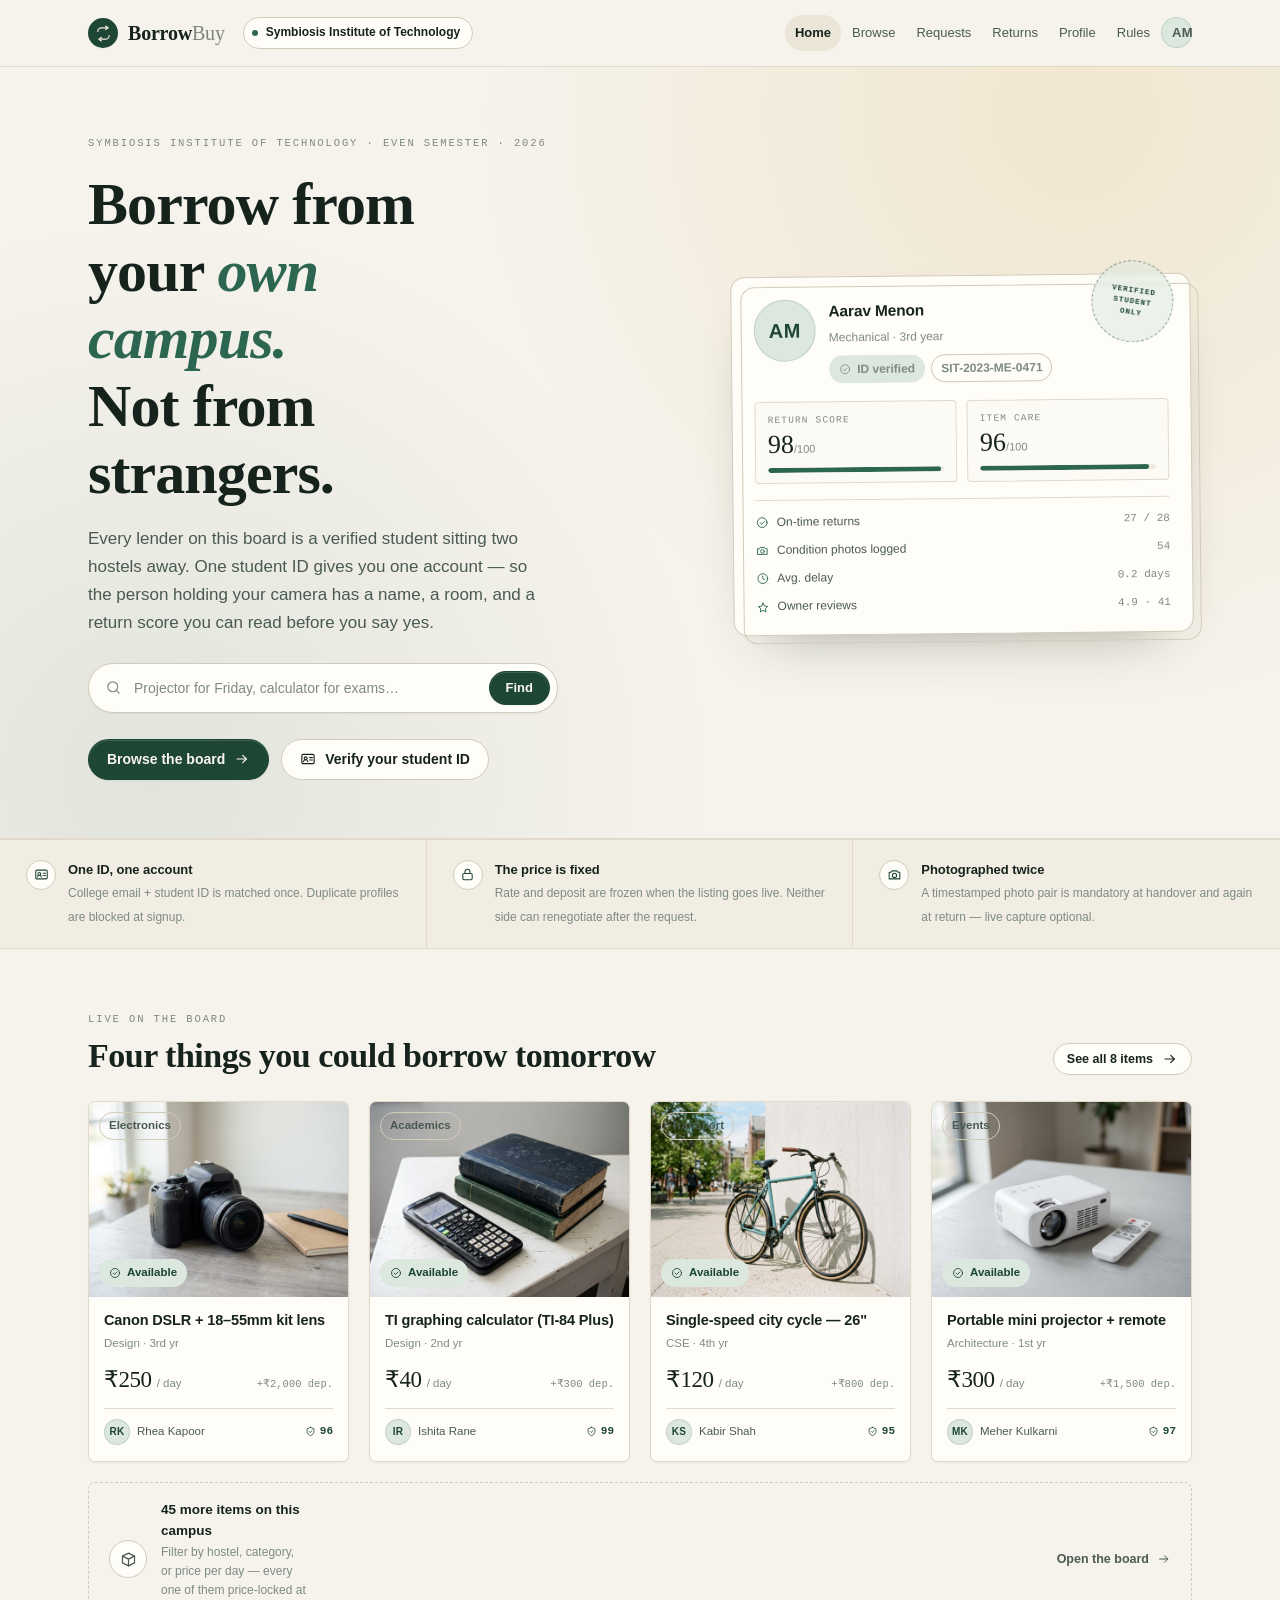
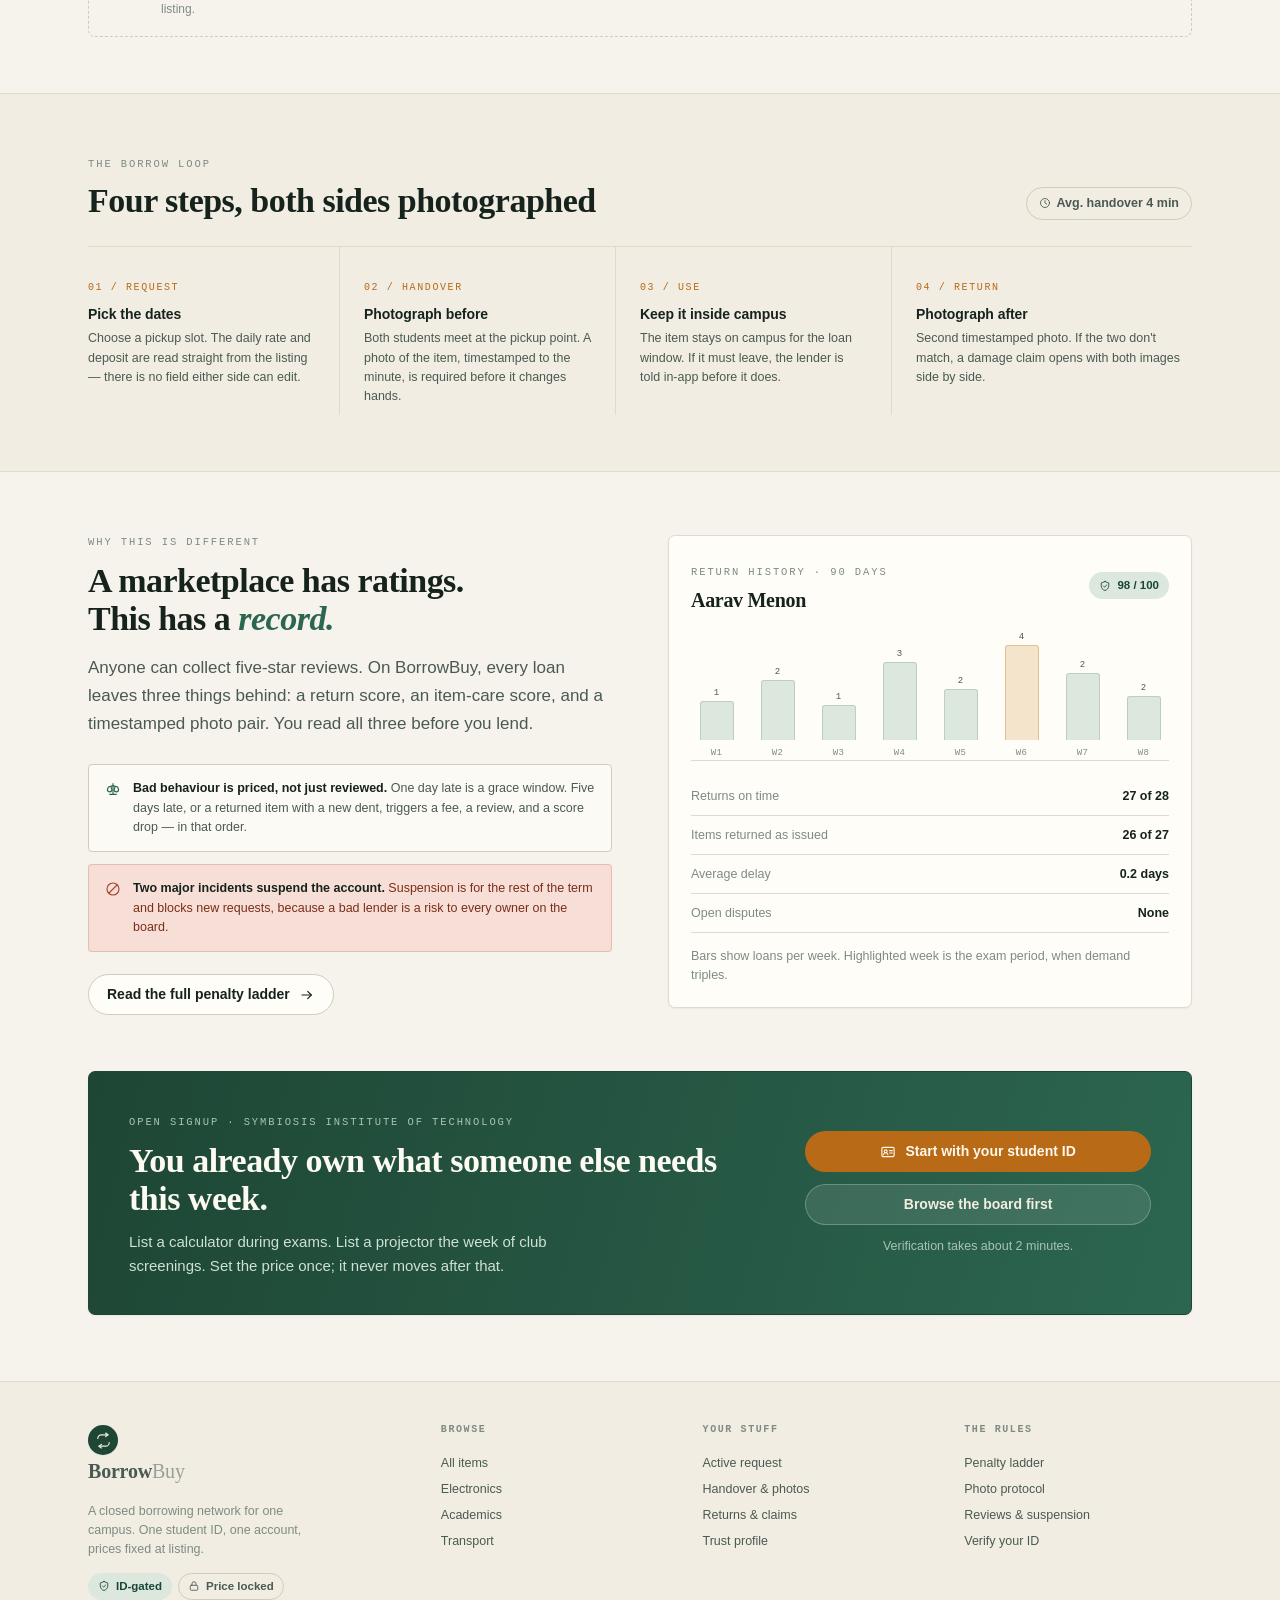
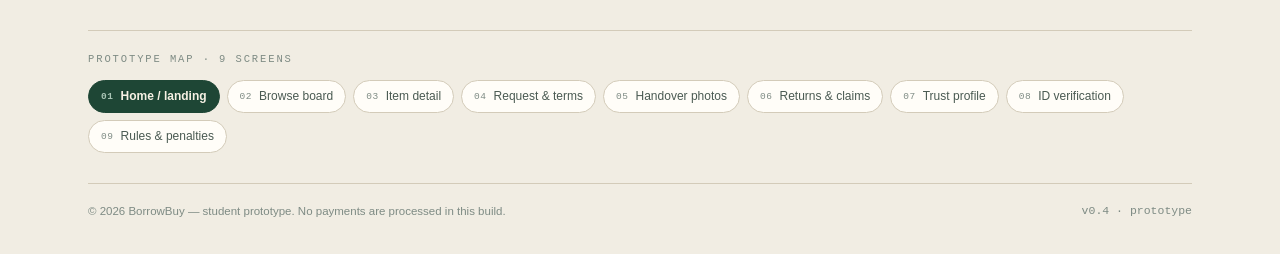
<file: index.html>
<!DOCTYPE html>
<html lang="en">
<head>
<meta charset="utf-8">
<meta name="viewport" content="width=device-width, initial-scale=1">
<title>Borrow what you need, from your own campus · BorrowBuy</title>
<meta name="description" content="BorrowBuy — a verified, campus-only borrowing network where students lend what they already own at a fixed price.">
<link rel="stylesheet" href="assets/styles.css">
</head>
<body>
<header class="site-header">
  <div class="wrap">
    <a class="brand" href="index.html" aria-label="BorrowBuy home">
      <span class="brand-mark"><svg viewBox="0 0 24 24" width="17" height="17" fill="none" stroke="currentColor" stroke-width="1.7" stroke-linecap="round" stroke-linejoin="round" aria-hidden="true" ><path d="M4 9a5 5 0 0 1 5-5h9"/><path d="M15 1.5 18.5 4 15 6.5"/><path d="M20 15a5 5 0 0 1-5 5H6"/><path d="M9 22.5 5.5 20 9 17.5"/></svg></span>
      <span class="brand-name"><b>Borrow</b><span>Buy</span></span>
    </a>
    <div class="campus-chip" title="Only verified students of this campus can list or borrow">
      <span class="dot"></span>
      <span class="txt"><b>Symbiosis Institute of Technology</b></span>
    </div>
    <nav class="nav" aria-label="Primary">
      <a href="index.html" class="is-active" aria-current="page"><span class="label">Home</span></a><a href="browse.html"><span class="label">Browse</span></a><a href="request.html"><span class="label">Requests</span></a><a href="returns.html"><span class="label">Returns</span></a><a href="profile.html"><span class="label">Profile</span></a><a href="rules.html"><span class="label">Rules</span></a>
      <a href="profile.html" class="avatar" title="Aarav Menon — verified Mechanical · 3rd year">AM</a>
    </nav>
    <button class="nav-toggle" aria-label="Menu"><svg viewBox="0 0 24 24" width="18" height="18" fill="none" stroke="currentColor" stroke-width="1.7" stroke-linecap="round" stroke-linejoin="round" aria-hidden="true" ><path d="M4 6.5h16M7 12h10M10 17.5h4"/></svg></button>
  </div>
</header>

<main id="main">

  <section class="hero">
    <div class="wrap">
      <div>
        <span class="eyebrow">Symbiosis Institute of Technology · Even semester · 2026</span>
        <h1>Borrow from your <em>own campus.</em><br>Not from strangers.</h1>
        <p class="lede">Every lender on this board is a verified student sitting two hostels away. One student ID gives you one account — so the person holding your camera has a name, a room, and a return score you can read before you say yes.</p>

        <form class="searchbar" onsubmit="return false" aria-label="Search items on campus">
          <svg viewBox="0 0 24 24" width="17" height="17" fill="none" stroke="currentColor" stroke-width="1.7" stroke-linecap="round" stroke-linejoin="round" aria-hidden="true" ><circle cx="11" cy="11" r="7"/><path d="M20 20l-3.6-3.6"/></svg>
          <input type="search" placeholder="Projector for Friday, calculator for exams…" aria-label="Search items">
          <button class="btn btn-primary" type="submit">Find</button>
        </form>

        <div class="hero-actions">
          <a class="btn btn-primary" href="browse.html">Browse the board <svg viewBox="0 0 24 24" width="16" height="16" fill="none" stroke="currentColor" stroke-width="1.7" stroke-linecap="round" stroke-linejoin="round" aria-hidden="true" ><path d="M4.5 12h14"/><path d="m13 6.5 5.5 5.5-5.5 5.5"/></svg></a>
          <a class="btn btn-ghost" href="verify.html"><svg viewBox="0 0 24 24" width="16" height="16" fill="none" stroke="currentColor" stroke-width="1.7" stroke-linecap="round" stroke-linejoin="round" aria-hidden="true" ><rect x="2.8" y="5" width="18.4" height="14" rx="2"/><circle cx="8.5" cy="11" r="2.2"/><path d="M5.2 16c.5-1.9 1.8-2.8 3.3-2.8s2.8.9 3.3 2.8M14.5 10h4M14.5 13.5h4"/></svg> Verify your student ID</a>
        </div>
      </div>

      <aside class="trustcard" aria-label="Example trust profile">
        <span class="stamp">Verified<br>student<br>only</span>
        <div class="trustcard-top">
          <span class="avatar lg">AM</span>
          <div class="who">
            <b>Aarav Menon</b>
            <span>Mechanical · 3rd year</span>
            <div class="tag-row" style="margin-top:7px">
              <span class="chip green"><svg viewBox="0 0 24 24" width="11" height="11" fill="none" stroke="currentColor" stroke-width="1.7" stroke-linecap="round" stroke-linejoin="round" aria-hidden="true" ><circle cx="12" cy="12" r="9"/><path d="M8.2 12.2 11 15l4.9-5.1"/></svg> ID verified</span>
              <span class="chip outline">SIT-2023-ME-0471</span>
            </div>
          </div>
        </div>

        <div class="score-row">
          <div class="score-box">
            <div class="k">Return score</div>
            <div class="v">98<small>/100</small></div>
            <div class="bar"><i style="width:98%"></i></div>
          </div>
          <div class="score-box">
            <div class="k">Item care</div>
            <div class="v">96<small>/100</small></div>
            <div class="bar"><i style="width:96%"></i></div>
          </div>
        </div>

        <div class="trustcard-list">
          <div class="row"><svg viewBox="0 0 24 24" width="13" height="13" fill="none" stroke="currentColor" stroke-width="1.7" stroke-linecap="round" stroke-linejoin="round" aria-hidden="true" ><circle cx="12" cy="12" r="9"/><path d="M8.2 12.2 11 15l4.9-5.1"/></svg> On-time returns <span class="r">27 / 28</span></div>
          <div class="row"><svg viewBox="0 0 24 24" width="13" height="13" fill="none" stroke="currentColor" stroke-width="1.7" stroke-linecap="round" stroke-linejoin="round" aria-hidden="true" ><path d="M3.5 8.5h3l1.6-2.3h7.8L17.5 8.5h3v10.5h-17z"/><circle cx="12" cy="13.5" r="3.4"/></svg> Condition photos logged <span class="r">54</span></div>
          <div class="row"><svg viewBox="0 0 24 24" width="13" height="13" fill="none" stroke="currentColor" stroke-width="1.7" stroke-linecap="round" stroke-linejoin="round" aria-hidden="true" ><circle cx="12" cy="12" r="9"/><path d="M12 7.2V12l3.4 2"/></svg> Avg. delay <span class="r">0.2 days</span></div>
          <div class="row"><svg viewBox="0 0 24 24" width="13" height="13" fill="none" stroke="currentColor" stroke-width="1.7" stroke-linecap="round" stroke-linejoin="round" aria-hidden="true" ><path d="m12 3.8 2.6 5.4 5.9.8-4.3 4.1 1.1 5.9-5.3-2.9-5.3 2.9 1.1-5.9L3.5 10l5.9-.8L12 3.8Z"/></svg> Owner reviews <span class="r">4.9 · 41</span></div>
        </div>
      </aside>
    </div>
  </section>

  <section class="principles" aria-label="How the network stays safe">
    <div class="principle">
      <span class="ico"><svg viewBox="0 0 24 24" width="15" height="15" fill="none" stroke="currentColor" stroke-width="1.7" stroke-linecap="round" stroke-linejoin="round" aria-hidden="true" ><rect x="2.8" y="5" width="18.4" height="14" rx="2"/><circle cx="8.5" cy="11" r="2.2"/><path d="M5.2 16c.5-1.9 1.8-2.8 3.3-2.8s2.8.9 3.3 2.8M14.5 10h4M14.5 13.5h4"/></svg></span>
      <div><b>One ID, one account</b><span>College email + student ID is matched once. Duplicate profiles are blocked at signup.</span></div>
    </div>
    <div class="principle">
      <span class="ico"><svg viewBox="0 0 24 24" width="15" height="15" fill="none" stroke="currentColor" stroke-width="1.7" stroke-linecap="round" stroke-linejoin="round" aria-hidden="true" ><rect x="4.5" y="10.5" width="15" height="10" rx="2"/><path d="M8 10.5V7.5a4 4 0 0 1 8 0v3"/></svg></span>
      <div><b>The price is fixed</b><span>Rate and deposit are frozen when the listing goes live. Neither side can renegotiate after the request.</span></div>
    </div>
    <div class="principle">
      <span class="ico"><svg viewBox="0 0 24 24" width="15" height="15" fill="none" stroke="currentColor" stroke-width="1.7" stroke-linecap="round" stroke-linejoin="round" aria-hidden="true" ><path d="M3.5 8.5h3l1.6-2.3h7.8L17.5 8.5h3v10.5h-17z"/><circle cx="12" cy="13.5" r="3.4"/></svg></span>
      <div><b>Photographed twice</b><span>A timestamped photo pair is mandatory at handover and again at return — live capture optional.</span></div>
    </div>
  </section>

  <section class="section">
    <div class="wrap">
      <div class="section-head">
        <div>
          <span class="eyebrow">Live on the board</span>
          <h2>Four things you could borrow tomorrow</h2>
        </div>
        <div class="side">
          <a class="btn btn-ghost btn-sm" href="browse.html">See all 8 items <svg viewBox="0 0 24 24" width="14" height="14" fill="none" stroke="currentColor" stroke-width="1.7" stroke-linecap="round" stroke-linejoin="round" aria-hidden="true" ><path d="M4.5 12h14"/><path d="m13 6.5 5.5 5.5-5.5 5.5"/></svg></a>
        </div>
      </div>
      <div class="grid-items">
        
    <a class="item" href="item.html?id=canon-dslr">
      <div class="item-media">
        <img src="assets/img/item-camera.jpg" alt="Canon DSLR + 18–55mm kit lens" loading="lazy">
        <span class="chip outline tag">Electronics</span>
        <span class="chip green avail"><svg viewBox="0 0 24 24" width="12" height="12" fill="none" stroke="currentColor" stroke-width="1.7" stroke-linecap="round" stroke-linejoin="round" aria-hidden="true" ><circle cx="12" cy="12" r="9"/><path d="M8.2 12.2 11 15l4.9-5.1"/></svg> Available</span>
      </div>
      <div class="item-body">
        <div class="item-title">Canon DSLR + 18–55mm kit lens</div>
        <div class="item-sub">Design · 3rd yr</div>
        <div class="item-price">
          <span class="amt">₹250</span>
          <span class="unit">/ day</span>
          <span class="dep">+₹2,000 dep.</span>
        </div>
        <div class="item-owner">
          <span class="avatar sm">RK</span>
          <span>Rhea Kapoor</span>
          <span class="score"><svg viewBox="0 0 24 24" width="11" height="11" fill="none" stroke="currentColor" stroke-width="1.7" stroke-linecap="round" stroke-linejoin="round" aria-hidden="true" ><path d="M12 3 4.5 6v5.5c0 4.6 3.1 8.3 7.5 9.5 4.4-1.2 7.5-4.9 7.5-9.5V6L12 3Z"/><path d="M9 12l2.2 2.2L15.5 10"/></svg> 96</span>
        </div>
      </div>
    </a>
    <a class="item" href="item.html?id=ti-calculator">
      <div class="item-media">
        <img src="assets/img/item-calculator.jpg" alt="TI graphing calculator (TI-84 Plus)" loading="lazy">
        <span class="chip outline tag">Academics</span>
        <span class="chip green avail"><svg viewBox="0 0 24 24" width="12" height="12" fill="none" stroke="currentColor" stroke-width="1.7" stroke-linecap="round" stroke-linejoin="round" aria-hidden="true" ><circle cx="12" cy="12" r="9"/><path d="M8.2 12.2 11 15l4.9-5.1"/></svg> Available</span>
      </div>
      <div class="item-body">
        <div class="item-title">TI graphing calculator (TI-84 Plus)</div>
        <div class="item-sub">Design · 2nd yr</div>
        <div class="item-price">
          <span class="amt">₹40</span>
          <span class="unit">/ day</span>
          <span class="dep">+₹300 dep.</span>
        </div>
        <div class="item-owner">
          <span class="avatar sm">IR</span>
          <span>Ishita Rane</span>
          <span class="score"><svg viewBox="0 0 24 24" width="11" height="11" fill="none" stroke="currentColor" stroke-width="1.7" stroke-linecap="round" stroke-linejoin="round" aria-hidden="true" ><path d="M12 3 4.5 6v5.5c0 4.6 3.1 8.3 7.5 9.5 4.4-1.2 7.5-4.9 7.5-9.5V6L12 3Z"/><path d="M9 12l2.2 2.2L15.5 10"/></svg> 99</span>
        </div>
      </div>
    </a>
    <a class="item" href="item.html?id=city-cycle">
      <div class="item-media">
        <img src="assets/img/item-cycle.jpg" alt="Single-speed city cycle — 26"" loading="lazy">
        <span class="chip outline tag">Transport</span>
        <span class="chip green avail"><svg viewBox="0 0 24 24" width="12" height="12" fill="none" stroke="currentColor" stroke-width="1.7" stroke-linecap="round" stroke-linejoin="round" aria-hidden="true" ><circle cx="12" cy="12" r="9"/><path d="M8.2 12.2 11 15l4.9-5.1"/></svg> Available</span>
      </div>
      <div class="item-body">
        <div class="item-title">Single-speed city cycle — 26"</div>
        <div class="item-sub">CSE · 4th yr</div>
        <div class="item-price">
          <span class="amt">₹120</span>
          <span class="unit">/ day</span>
          <span class="dep">+₹800 dep.</span>
        </div>
        <div class="item-owner">
          <span class="avatar sm">KS</span>
          <span>Kabir Shah</span>
          <span class="score"><svg viewBox="0 0 24 24" width="11" height="11" fill="none" stroke="currentColor" stroke-width="1.7" stroke-linecap="round" stroke-linejoin="round" aria-hidden="true" ><path d="M12 3 4.5 6v5.5c0 4.6 3.1 8.3 7.5 9.5 4.4-1.2 7.5-4.9 7.5-9.5V6L12 3Z"/><path d="M9 12l2.2 2.2L15.5 10"/></svg> 95</span>
        </div>
      </div>
    </a>
    <a class="item" href="item.html?id=mini-projector">
      <div class="item-media">
        <img src="assets/img/item-projector.jpg" alt="Portable mini projector + remote" loading="lazy">
        <span class="chip outline tag">Events</span>
        <span class="chip green avail"><svg viewBox="0 0 24 24" width="12" height="12" fill="none" stroke="currentColor" stroke-width="1.7" stroke-linecap="round" stroke-linejoin="round" aria-hidden="true" ><circle cx="12" cy="12" r="9"/><path d="M8.2 12.2 11 15l4.9-5.1"/></svg> Available</span>
      </div>
      <div class="item-body">
        <div class="item-title">Portable mini projector + remote</div>
        <div class="item-sub">Architecture · 1st yr</div>
        <div class="item-price">
          <span class="amt">₹300</span>
          <span class="unit">/ day</span>
          <span class="dep">+₹1,500 dep.</span>
        </div>
        <div class="item-owner">
          <span class="avatar sm">MK</span>
          <span>Meher Kulkarni</span>
          <span class="score"><svg viewBox="0 0 24 24" width="11" height="11" fill="none" stroke="currentColor" stroke-width="1.7" stroke-linecap="round" stroke-linejoin="round" aria-hidden="true" ><path d="M12 3 4.5 6v5.5c0 4.6 3.1 8.3 7.5 9.5 4.4-1.2 7.5-4.9 7.5-9.5V6L12 3Z"/><path d="M9 12l2.2 2.2L15.5 10"/></svg> 97</span>
        </div>
      </div>
    </a>
        <a class="item-add wide" href="browse.html">
          <span class="plus"><svg viewBox="0 0 24 24" width="17" height="17" fill="none" stroke="currentColor" stroke-width="1.7" stroke-linecap="round" stroke-linejoin="round" aria-hidden="true" ><path d="M12 3 3.5 7.2v9.6L12 21l8.5-4.2V7.2L12 3Z"/><path d="M3.5 7.2 12 11.5l8.5-4.3M12 11.5V21"/></svg></span>
          <span class="txt">
            <b>45 more items on this campus</b>
            <span class="sub">Filter by hostel, category, or price per day — every one of them price-locked at listing.</span>
          </span>
          <span class="go">Open the board <svg viewBox="0 0 24 24" width="14" height="14" fill="none" stroke="currentColor" stroke-width="1.7" stroke-linecap="round" stroke-linejoin="round" aria-hidden="true" ><path d="M4.5 12h14"/><path d="m13 6.5 5.5 5.5-5.5 5.5"/></svg></span>
        </a>
      </div>
    </div>
  </section>

  <section class="section" style="background:#F1EDE3;border-top:1px solid var(--line);border-bottom:1px solid var(--line)">
    <div class="wrap">
      <div class="section-head">
        <div>
          <span class="eyebrow">The borrow loop</span>
          <h2>Four steps, both sides photographed</h2>
        </div>
        <span class="chip outline lg"><svg viewBox="0 0 24 24" width="13" height="13" fill="none" stroke="currentColor" stroke-width="1.7" stroke-linecap="round" stroke-linejoin="round" aria-hidden="true" ><circle cx="12" cy="12" r="9"/><path d="M12 7.2V12l3.4 2"/></svg> Avg. handover 4 min</span>
      </div>
      <div class="steps">
        <div class="step">
          <span class="n">01 / REQUEST</span>
          <h4>Pick the dates</h4>
          <p>Choose a pickup slot. The daily rate and deposit are read straight from the listing — there is no field either side can edit.</p>
        </div>
        <div class="step">
          <span class="n">02 / HANDOVER</span>
          <h4>Photograph before</h4>
          <p>Both students meet at the pickup point. A photo of the item, timestamped to the minute, is required before it changes hands.</p>
        </div>
        <div class="step">
          <span class="n">03 / USE</span>
          <h4>Keep it inside campus</h4>
          <p>The item stays on campus for the loan window. If it must leave, the lender is told in-app before it does.</p>
        </div>
        <div class="step">
          <span class="n">04 / RETURN</span>
          <h4>Photograph after</h4>
          <p>Second timestamped photo. If the two don't match, a damage claim opens with both images side by side.</p>
        </div>
      </div>
    </div>
  </section>

  <section class="section">
    <div class="wrap split-hero">
      <div>
        <span class="eyebrow">Why this is different</span>
        <h2 style="margin-top:10px">A marketplace has ratings.<br>This has a <em class="serif" style="color:var(--forest-2)">record.</em></h2>
        <p class="lede" style="margin-top:16px">Anyone can collect five-star reviews. On BorrowBuy, every loan leaves three things behind: a return score, an item-care score, and a timestamped photo pair. You read all three before you lend.</p>

        <div class="stack" style="margin-top:26px">
          <div class="note">
            <svg viewBox="0 0 24 24" width="16" height="16" fill="none" stroke="currentColor" stroke-width="1.7" stroke-linecap="round" stroke-linejoin="round" aria-hidden="true" ><path d="M12 4v16M7 20h10"/><path d="M12 7 5 9l-1.5 4.5a3.6 3.6 0 0 0 7 0L9 9M12 7l7 2 1.5 4.5a3.6 3.6 0 0 1-7 0L15 9"/></svg>
            <div><b>Bad behaviour is priced, not just reviewed.</b> One day late is a grace window. Five days late, or a returned item with a new dent, triggers a fee, a review, and a score drop — in that order.</div>
          </div>
          <div class="note danger">
            <svg viewBox="0 0 24 24" width="16" height="16" fill="none" stroke="currentColor" stroke-width="1.7" stroke-linecap="round" stroke-linejoin="round" aria-hidden="true" ><circle cx="12" cy="12" r="9"/><path d="m6 18 12-12"/></svg>
            <div><b>Two major incidents suspend the account.</b> Suspension is for the rest of the term and blocks new requests, because a bad lender is a risk to every owner on the board.</div>
          </div>
        </div>
        <a class="btn btn-ghost" href="rules.html" style="margin-top:22px">Read the full penalty ladder <svg viewBox="0 0 24 24" width="16" height="16" fill="none" stroke="currentColor" stroke-width="1.7" stroke-linecap="round" stroke-linejoin="round" aria-hidden="true" ><path d="M4.5 12h14"/><path d="m13 6.5 5.5 5.5-5.5 5.5"/></svg></a>
      </div>

      <div class="card card-pad" style="background:var(--paper-2)">
        <div class="inline" style="justify-content:space-between">
          <div>
            <span class="eyebrow">Return history · 90 days</span>
            <h3 style="margin-top:6px">Aarav Menon</h3>
          </div>
          <span class="chip green"><svg viewBox="0 0 24 24" width="12" height="12" fill="none" stroke="currentColor" stroke-width="1.7" stroke-linecap="round" stroke-linejoin="round" aria-hidden="true" ><path d="M12 3 4.5 6v5.5c0 4.6 3.1 8.3 7.5 9.5 4.4-1.2 7.5-4.9 7.5-9.5V6L12 3Z"/><path d="M9 12l2.2 2.2L15.5 10"/></svg> 98 / 100</span>
        </div>
        <div class="chart" style="margin-top:18px">
          <div class="col"><div class="b" style="height:34%"><em>1</em></div><span class="l">W1</span></div>
          <div class="col"><div class="b" style="height:52%"><em>2</em></div><span class="l">W2</span></div>
          <div class="col"><div class="b" style="height:30%"><em>1</em></div><span class="l">W3</span></div>
          <div class="col"><div class="b" style="height:68%"><em>3</em></div><span class="l">W4</span></div>
          <div class="col"><div class="b" style="height:44%"><em>2</em></div><span class="l">W5</span></div>
          <div class="col"><div class="b hi" style="height:86%"><em>4</em></div><span class="l">W6</span></div>
          <div class="col"><div class="b" style="height:58%"><em>2</em></div><span class="l">W7</span></div>
          <div class="col"><div class="b" style="height:38%"><em>2</em></div><span class="l">W8</span></div>
        </div>
        <div class="kv" style="margin-top:16px"><span class="k">Returns on time</span><span class="v">27 of 28</span></div>
        <div class="kv"><span class="k">Items returned as issued</span><span class="v">26 of 27</span></div>
        <div class="kv"><span class="k">Average delay</span><span class="v">0.2 days</span></div>
        <div class="kv"><span class="k">Open disputes</span><span class="v">None</span></div>
        <p class="tiny" style="margin-top:14px">Bars show loans per week. Highlighted week is the exam period, when demand triples.</p>
      </div>
    </div>
  </section>

  <section class="section" style="padding-top:0">
    <div class="wrap">
      <div class="card card-pad cta-band" style="background:linear-gradient(105deg,#1E4635,#2C6650);border-color:#1E4635;color:#EFE9DC">
        <div>
          <span class="eyebrow" style="color:#A9C4B4">Open signup · Symbiosis Institute of Technology</span>
          <h2 style="color:#FDFAF2;margin-top:10px">You already own what someone else needs this week.</h2>
          <p style="margin-top:12px;color:#CFE0D5;font-size:15px;max-width:56ch">List a calculator during exams. List a projector the week of club screenings. Set the price once; it never moves after that.</p>
        </div>
        <div class="stack">
          <a class="btn btn-ochre btn-block" href="verify.html"><svg viewBox="0 0 24 24" width="16" height="16" fill="none" stroke="currentColor" stroke-width="1.7" stroke-linecap="round" stroke-linejoin="round" aria-hidden="true" ><rect x="2.8" y="5" width="18.4" height="14" rx="2"/><circle cx="8.5" cy="11" r="2.2"/><path d="M5.2 16c.5-1.9 1.8-2.8 3.3-2.8s2.8.9 3.3 2.8M14.5 10h4M14.5 13.5h4"/></svg> Start with your student ID</a>
          <a class="btn btn-block" href="browse.html" style="background:rgba(255,255,255,.1);color:#F3EEE2;border:1px solid rgba(255,255,255,.24)">Browse the board first</a>
          <p class="tiny" style="color:#A9C4B4;text-align:center">Verification takes about 2 minutes.</p>
        </div>
      </div>
    </div>
  </section>

</main>
<footer class="site-footer">
  <div class="wrap">
    <div class="footer-grid">
      <div>
        <a class="brand" href="index.html">
          <span class="brand-mark"><svg viewBox="0 0 24 24" width="17" height="17" fill="none" stroke="currentColor" stroke-width="1.7" stroke-linecap="round" stroke-linejoin="round" aria-hidden="true" ><path d="M4 9a5 5 0 0 1 5-5h9"/><path d="M15 1.5 18.5 4 15 6.5"/><path d="M20 15a5 5 0 0 1-5 5H6"/><path d="M9 22.5 5.5 20 9 17.5"/></svg></span>
          <span class="brand-name"><b>Borrow</b><span>Buy</span></span>
        </a>
        <p class="tiny" style="margin-top:12px;max-width:34ch">A closed borrowing network for one campus. One student ID, one account, prices fixed at listing.</p>
        <div class="tag-row" style="margin-top:14px">
          <span class="chip green"><svg viewBox="0 0 24 24" width="12" height="12" fill="none" stroke="currentColor" stroke-width="1.7" stroke-linecap="round" stroke-linejoin="round" aria-hidden="true" ><path d="M12 3 4.5 6v5.5c0 4.6 3.1 8.3 7.5 9.5 4.4-1.2 7.5-4.9 7.5-9.5V6L12 3Z"/><path d="M9 12l2.2 2.2L15.5 10"/></svg> ID-gated</span>
          <span class="chip outline"><svg viewBox="0 0 24 24" width="12" height="12" fill="none" stroke="currentColor" stroke-width="1.7" stroke-linecap="round" stroke-linejoin="round" aria-hidden="true" ><rect x="4.5" y="10.5" width="15" height="10" rx="2"/><path d="M8 10.5V7.5a4 4 0 0 1 8 0v3"/></svg> Price locked</span>
        </div>
      </div>
      <div>
        <h5>Browse</h5>
        <a href="browse.html">All items</a>
        <a href="browse.html#electronics">Electronics</a>
        <a href="browse.html#academics">Academics</a>
        <a href="browse.html#transport">Transport</a>
      </div>
      <div>
        <h5>Your stuff</h5>
        <a href="request.html">Active request</a>
        <a href="handover.html">Handover &amp; photos</a>
        <a href="returns.html">Returns &amp; claims</a>
        <a href="profile.html">Trust profile</a>
      </div>
      <div>
        <h5>The rules</h5>
        <a href="rules.html">Penalty ladder</a>
        <a href="rules.html#photos">Photo protocol</a>
        <a href="rules.html#reviews">Reviews &amp; suspension</a>
        <a href="verify.html">Verify your ID</a>
      </div>
    </div>

    <div class="screen-map">
      <span class="eyebrow">Prototype map · 9 screens</span>
      <div class="screen-map-links">
        <a href="index.html" class="is-here" aria-current="page"><span class="n">01</span>Home / landing</a>
        <a href="browse.html"><span class="n">02</span>Browse board</a>
        <a href="item.html"><span class="n">03</span>Item detail</a>
        <a href="request.html"><span class="n">04</span>Request & terms</a>
        <a href="handover.html"><span class="n">05</span>Handover photos</a>
        <a href="returns.html"><span class="n">06</span>Returns & claims</a>
        <a href="profile.html"><span class="n">07</span>Trust profile</a>
        <a href="verify.html"><span class="n">08</span>ID verification</a>
        <a href="rules.html"><span class="n">09</span>Rules & penalties</a>
      </div>
    </div>
    <div class="footer-bottom">
      <span>© 2026 BorrowBuy — student prototype. No payments are processed in this build.</span>
      <span class="mono">v0.4 · prototype</span>
    </div>
  </div>
</footer>

</body>
</html>
</file>
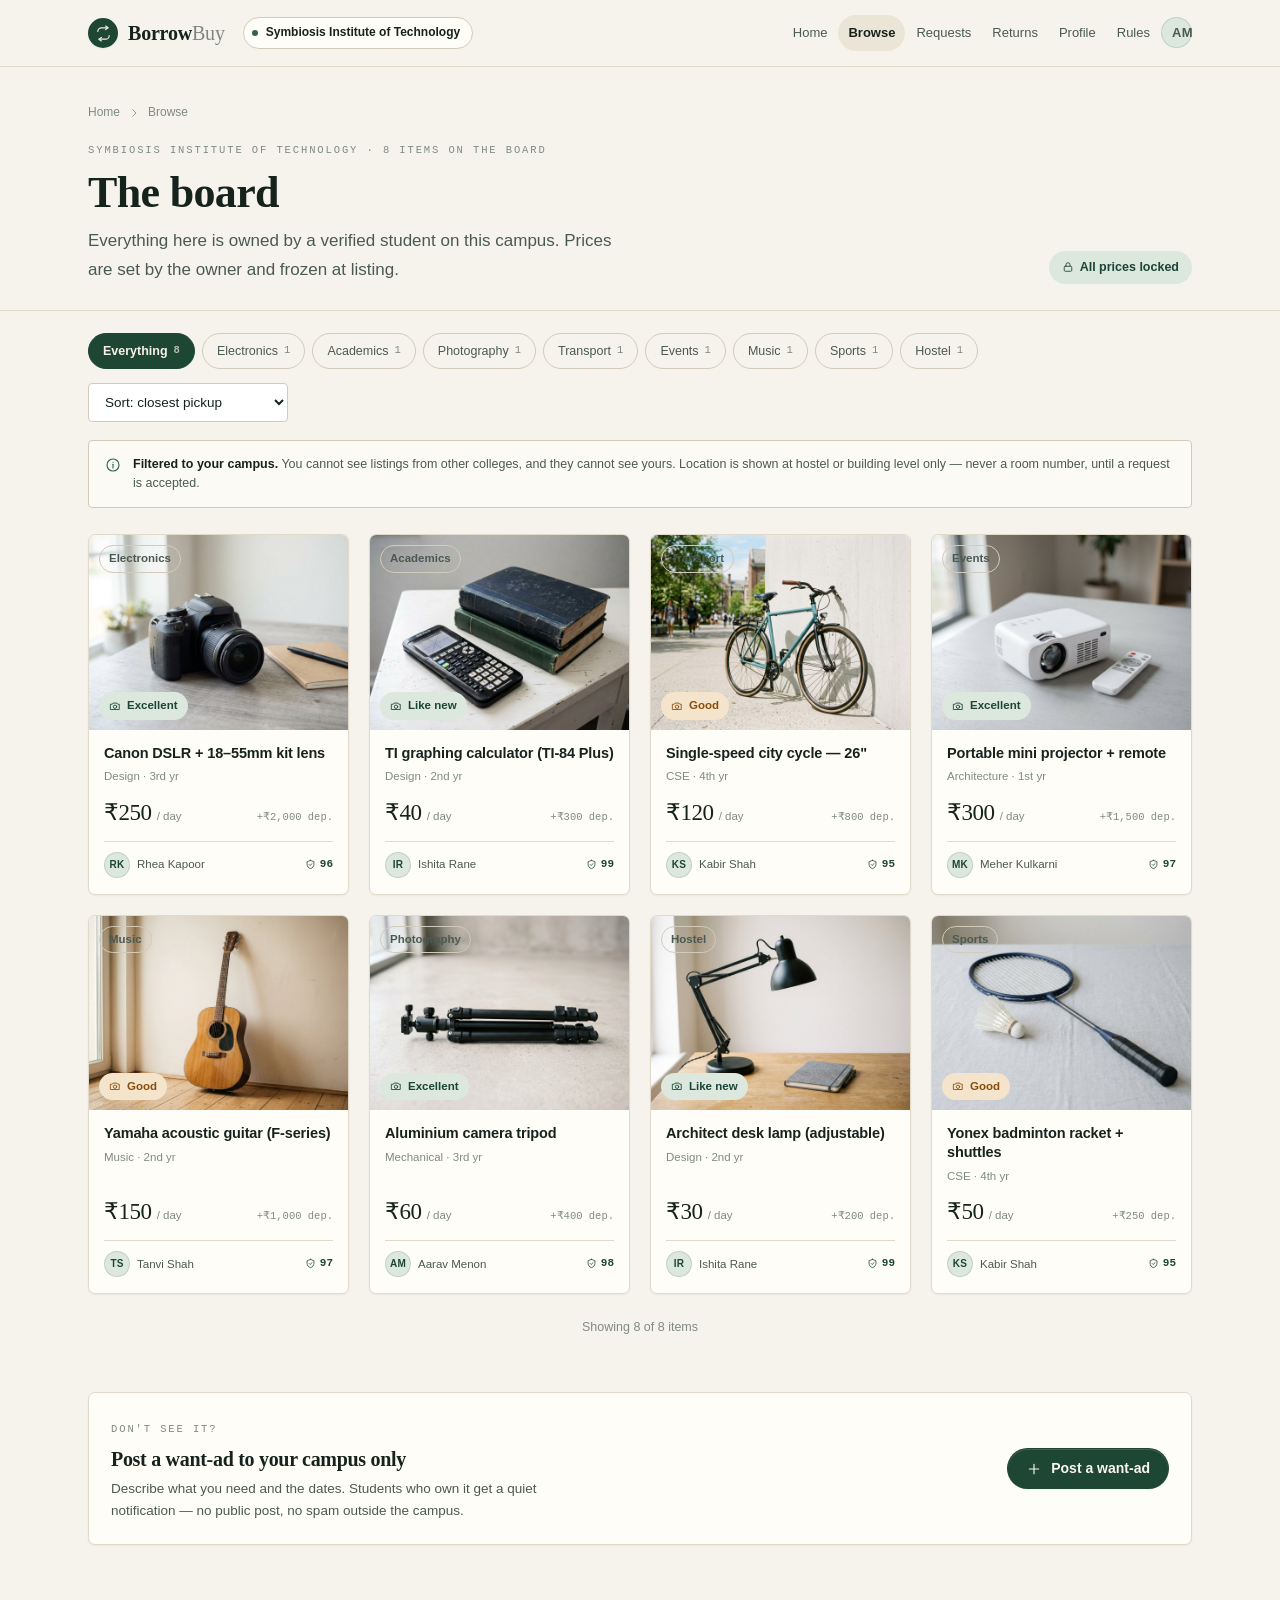
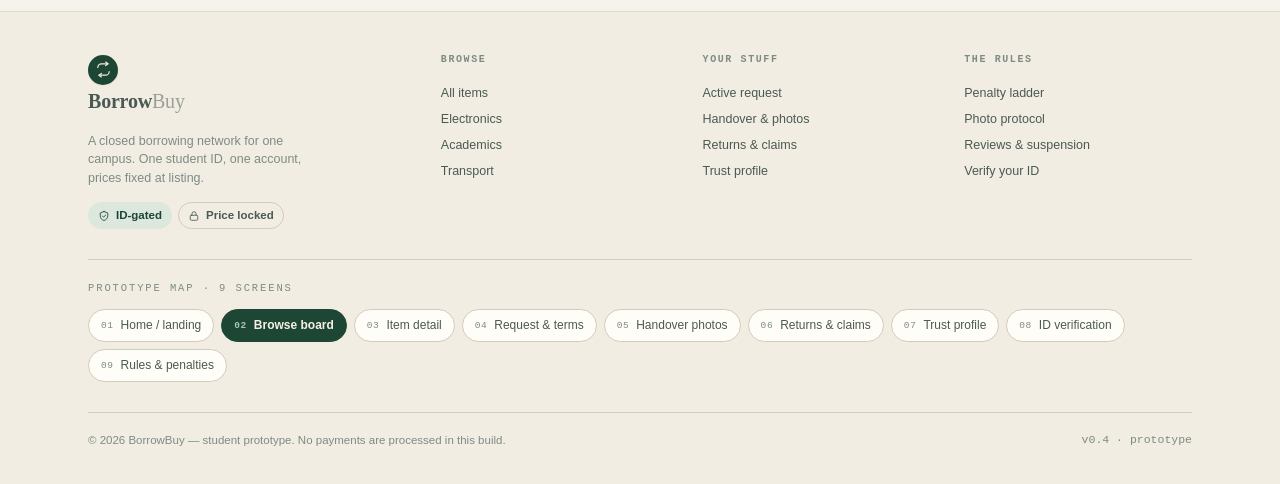
<file: browse.html>
<!DOCTYPE html>
<html lang="en">
<head>
<meta charset="utf-8">
<meta name="viewport" content="width=device-width, initial-scale=1">
<title>Browse the campus board · BorrowBuy</title>
<meta name="description" content="BorrowBuy — a verified, campus-only borrowing network where students lend what they already own at a fixed price.">
<link rel="stylesheet" href="assets/styles.css">
</head>
<body>
<header class="site-header">
  <div class="wrap">
    <a class="brand" href="index.html" aria-label="BorrowBuy home">
      <span class="brand-mark"><svg viewBox="0 0 24 24" width="17" height="17" fill="none" stroke="currentColor" stroke-width="1.7" stroke-linecap="round" stroke-linejoin="round" aria-hidden="true" ><path d="M4 9a5 5 0 0 1 5-5h9"/><path d="M15 1.5 18.5 4 15 6.5"/><path d="M20 15a5 5 0 0 1-5 5H6"/><path d="M9 22.5 5.5 20 9 17.5"/></svg></span>
      <span class="brand-name"><b>Borrow</b><span>Buy</span></span>
    </a>
    <div class="campus-chip" title="Only verified students of this campus can list or borrow">
      <span class="dot"></span>
      <span class="txt"><b>Symbiosis Institute of Technology</b></span>
    </div>
    <nav class="nav" aria-label="Primary">
      <a href="index.html"><span class="label">Home</span></a><a href="browse.html" class="is-active" aria-current="page"><span class="label">Browse</span></a><a href="request.html"><span class="label">Requests</span></a><a href="returns.html"><span class="label">Returns</span></a><a href="profile.html"><span class="label">Profile</span></a><a href="rules.html"><span class="label">Rules</span></a>
      <a href="profile.html" class="avatar" title="Aarav Menon — verified Mechanical · 3rd year">AM</a>
    </nav>
    <button class="nav-toggle" aria-label="Menu"><svg viewBox="0 0 24 24" width="18" height="18" fill="none" stroke="currentColor" stroke-width="1.7" stroke-linecap="round" stroke-linejoin="round" aria-hidden="true" ><path d="M4 6.5h16M7 12h10M10 17.5h4"/></svg></button>
  </div>
</header>

<main id="main">
  <div class="page-head">
    <div class="wrap">
      <div class="crumbs">
        <a href="index.html">Home</a><svg viewBox="0 0 24 24" width="12" height="12" fill="none" stroke="currentColor" stroke-width="1.7" stroke-linecap="round" stroke-linejoin="round" aria-hidden="true" ><path d="m9.5 5.5 6.5 6.5-6.5 6.5"/></svg><span>Browse</span>
      </div>
      <div class="section-head" style="margin-bottom:0;align-items:flex-end">
        <div>
          <span class="eyebrow">Symbiosis Institute of Technology · 8 items on the board</span>
          <h1 style="font-size:clamp(30px,3.6vw,44px);margin-top:8px">The board</h1>
          <p class="lede" style="margin-top:10px;max-width:56ch">Everything here is owned by a verified student on this campus. Prices are set by the owner and frozen at listing.</p>
        </div>
        <div class="side">
          <span class="chip green lg"><svg viewBox="0 0 24 24" width="13" height="13" fill="none" stroke="currentColor" stroke-width="1.7" stroke-linecap="round" stroke-linejoin="round" aria-hidden="true" ><rect x="4.5" y="10.5" width="15" height="10" rx="2"/><path d="M8 10.5V7.5a4 4 0 0 1 8 0v3"/></svg> All prices locked</span>
        </div>
      </div>
    </div>
  </div>

  <div class="wrap" style="padding-top:22px">
    <div class="inline" style="justify-content:space-between;gap:14px">
      <div class="filters" role="group" aria-label="Filter by category"><button class="filter is-on" data-filter="all">Everything<span class="n">8</span></button><button class="filter" data-filter="electronics">Electronics<span class="n">1</span></button><button class="filter" data-filter="academics">Academics<span class="n">1</span></button><button class="filter" data-filter="photography">Photography<span class="n">1</span></button><button class="filter" data-filter="transport">Transport<span class="n">1</span></button><button class="filter" data-filter="events">Events<span class="n">1</span></button><button class="filter" data-filter="music">Music<span class="n">1</span></button><button class="filter" data-filter="sports">Sports<span class="n">1</span></button><button class="filter" data-filter="hostel">Hostel<span class="n">1</span></button></div>
      <select class="input" style="width:auto;min-width:190px" aria-label="Sort">
        <option>Sort: closest pickup</option>
        <option>Sort: lowest price / day</option>
        <option>Sort: highest owner score</option>
        <option>Sort: newest listing</option>
      </select>
    </div>

    <div class="note" style="margin-top:18px;background:#FCFAF4">
      <svg viewBox="0 0 24 24" width="16" height="16" fill="none" stroke="currentColor" stroke-width="1.7" stroke-linecap="round" stroke-linejoin="round" aria-hidden="true" ><circle cx="12" cy="12" r="9"/><path d="M12 11v5.5"/><circle cx="12" cy="7.9" r=".9" fill="currentColor" stroke="none"/></svg>
      <div><b>Filtered to your campus.</b> You cannot see listings from other colleges, and they cannot see yours. Location is shown at hostel or building level only — never a room number, until a request is accepted.</div>
    </div>
  </div>

  <section class="section" style="padding-top:26px">
    <div class="wrap">
      <div class="grid-items" id="grid">
      <a class="item" href="item.html?id=canon-dslr" data-cat="electronics">
        <div class="item-media">
          <img src="assets/img/item-camera.jpg" alt="Canon DSLR + 18–55mm kit lens" loading="lazy">
          <span class="chip outline tag">Electronics</span>
          <span class="chip green avail"><svg viewBox="0 0 24 24" width="11" height="11" fill="none" stroke="currentColor" stroke-width="1.7" stroke-linecap="round" stroke-linejoin="round" aria-hidden="true" ><path d="M3.5 8.5h3l1.6-2.3h7.8L17.5 8.5h3v10.5h-17z"/><circle cx="12" cy="13.5" r="3.4"/></svg> Excellent</span>
        </div>
        <div class="item-body">
          <div class="item-title">Canon DSLR + 18–55mm kit lens</div>
          <div class="item-sub">Design · 3rd yr</div>
          <div class="item-price">
            <span class="amt">₹250</span>
            <span class="unit">/ day</span>
            <span class="dep">+₹2,000 dep.</span>
          </div>
          <div class="item-owner">
            <span class="avatar sm">RK</span>
            <span>Rhea Kapoor</span>
            <span class="score"><svg viewBox="0 0 24 24" width="11" height="11" fill="none" stroke="currentColor" stroke-width="1.7" stroke-linecap="round" stroke-linejoin="round" aria-hidden="true" ><path d="M12 3 4.5 6v5.5c0 4.6 3.1 8.3 7.5 9.5 4.4-1.2 7.5-4.9 7.5-9.5V6L12 3Z"/><path d="M9 12l2.2 2.2L15.5 10"/></svg> 96</span>
          </div>
        </div>
      </a>
      <a class="item" href="item.html?id=ti-calculator" data-cat="academics">
        <div class="item-media">
          <img src="assets/img/item-calculator.jpg" alt="TI graphing calculator (TI-84 Plus)" loading="lazy">
          <span class="chip outline tag">Academics</span>
          <span class="chip green avail"><svg viewBox="0 0 24 24" width="11" height="11" fill="none" stroke="currentColor" stroke-width="1.7" stroke-linecap="round" stroke-linejoin="round" aria-hidden="true" ><path d="M3.5 8.5h3l1.6-2.3h7.8L17.5 8.5h3v10.5h-17z"/><circle cx="12" cy="13.5" r="3.4"/></svg> Like new</span>
        </div>
        <div class="item-body">
          <div class="item-title">TI graphing calculator (TI-84 Plus)</div>
          <div class="item-sub">Design · 2nd yr</div>
          <div class="item-price">
            <span class="amt">₹40</span>
            <span class="unit">/ day</span>
            <span class="dep">+₹300 dep.</span>
          </div>
          <div class="item-owner">
            <span class="avatar sm">IR</span>
            <span>Ishita Rane</span>
            <span class="score"><svg viewBox="0 0 24 24" width="11" height="11" fill="none" stroke="currentColor" stroke-width="1.7" stroke-linecap="round" stroke-linejoin="round" aria-hidden="true" ><path d="M12 3 4.5 6v5.5c0 4.6 3.1 8.3 7.5 9.5 4.4-1.2 7.5-4.9 7.5-9.5V6L12 3Z"/><path d="M9 12l2.2 2.2L15.5 10"/></svg> 99</span>
          </div>
        </div>
      </a>
      <a class="item" href="item.html?id=city-cycle" data-cat="transport">
        <div class="item-media">
          <img src="assets/img/item-cycle.jpg" alt="Single-speed city cycle — 26"" loading="lazy">
          <span class="chip outline tag">Transport</span>
          <span class="chip ochre avail"><svg viewBox="0 0 24 24" width="11" height="11" fill="none" stroke="currentColor" stroke-width="1.7" stroke-linecap="round" stroke-linejoin="round" aria-hidden="true" ><path d="M3.5 8.5h3l1.6-2.3h7.8L17.5 8.5h3v10.5h-17z"/><circle cx="12" cy="13.5" r="3.4"/></svg> Good</span>
        </div>
        <div class="item-body">
          <div class="item-title">Single-speed city cycle — 26"</div>
          <div class="item-sub">CSE · 4th yr</div>
          <div class="item-price">
            <span class="amt">₹120</span>
            <span class="unit">/ day</span>
            <span class="dep">+₹800 dep.</span>
          </div>
          <div class="item-owner">
            <span class="avatar sm">KS</span>
            <span>Kabir Shah</span>
            <span class="score"><svg viewBox="0 0 24 24" width="11" height="11" fill="none" stroke="currentColor" stroke-width="1.7" stroke-linecap="round" stroke-linejoin="round" aria-hidden="true" ><path d="M12 3 4.5 6v5.5c0 4.6 3.1 8.3 7.5 9.5 4.4-1.2 7.5-4.9 7.5-9.5V6L12 3Z"/><path d="M9 12l2.2 2.2L15.5 10"/></svg> 95</span>
          </div>
        </div>
      </a>
      <a class="item" href="item.html?id=mini-projector" data-cat="events">
        <div class="item-media">
          <img src="assets/img/item-projector.jpg" alt="Portable mini projector + remote" loading="lazy">
          <span class="chip outline tag">Events</span>
          <span class="chip green avail"><svg viewBox="0 0 24 24" width="11" height="11" fill="none" stroke="currentColor" stroke-width="1.7" stroke-linecap="round" stroke-linejoin="round" aria-hidden="true" ><path d="M3.5 8.5h3l1.6-2.3h7.8L17.5 8.5h3v10.5h-17z"/><circle cx="12" cy="13.5" r="3.4"/></svg> Excellent</span>
        </div>
        <div class="item-body">
          <div class="item-title">Portable mini projector + remote</div>
          <div class="item-sub">Architecture · 1st yr</div>
          <div class="item-price">
            <span class="amt">₹300</span>
            <span class="unit">/ day</span>
            <span class="dep">+₹1,500 dep.</span>
          </div>
          <div class="item-owner">
            <span class="avatar sm">MK</span>
            <span>Meher Kulkarni</span>
            <span class="score"><svg viewBox="0 0 24 24" width="11" height="11" fill="none" stroke="currentColor" stroke-width="1.7" stroke-linecap="round" stroke-linejoin="round" aria-hidden="true" ><path d="M12 3 4.5 6v5.5c0 4.6 3.1 8.3 7.5 9.5 4.4-1.2 7.5-4.9 7.5-9.5V6L12 3Z"/><path d="M9 12l2.2 2.2L15.5 10"/></svg> 97</span>
          </div>
        </div>
      </a>
      <a class="item" href="item.html?id=acoustic-guitar" data-cat="music">
        <div class="item-media">
          <img src="assets/img/item-guitar.jpg" alt="Yamaha acoustic guitar (F-series)" loading="lazy">
          <span class="chip outline tag">Music</span>
          <span class="chip ochre avail"><svg viewBox="0 0 24 24" width="11" height="11" fill="none" stroke="currentColor" stroke-width="1.7" stroke-linecap="round" stroke-linejoin="round" aria-hidden="true" ><path d="M3.5 8.5h3l1.6-2.3h7.8L17.5 8.5h3v10.5h-17z"/><circle cx="12" cy="13.5" r="3.4"/></svg> Good</span>
        </div>
        <div class="item-body">
          <div class="item-title">Yamaha acoustic guitar (F-series)</div>
          <div class="item-sub">Music · 2nd yr</div>
          <div class="item-price">
            <span class="amt">₹150</span>
            <span class="unit">/ day</span>
            <span class="dep">+₹1,000 dep.</span>
          </div>
          <div class="item-owner">
            <span class="avatar sm">TS</span>
            <span>Tanvi Shah</span>
            <span class="score"><svg viewBox="0 0 24 24" width="11" height="11" fill="none" stroke="currentColor" stroke-width="1.7" stroke-linecap="round" stroke-linejoin="round" aria-hidden="true" ><path d="M12 3 4.5 6v5.5c0 4.6 3.1 8.3 7.5 9.5 4.4-1.2 7.5-4.9 7.5-9.5V6L12 3Z"/><path d="M9 12l2.2 2.2L15.5 10"/></svg> 97</span>
          </div>
        </div>
      </a>
      <a class="item" href="item.html?id=camera-tripod" data-cat="photography">
        <div class="item-media">
          <img src="assets/img/item-tripod.jpg" alt="Aluminium camera tripod" loading="lazy">
          <span class="chip outline tag">Photography</span>
          <span class="chip green avail"><svg viewBox="0 0 24 24" width="11" height="11" fill="none" stroke="currentColor" stroke-width="1.7" stroke-linecap="round" stroke-linejoin="round" aria-hidden="true" ><path d="M3.5 8.5h3l1.6-2.3h7.8L17.5 8.5h3v10.5h-17z"/><circle cx="12" cy="13.5" r="3.4"/></svg> Excellent</span>
        </div>
        <div class="item-body">
          <div class="item-title">Aluminium camera tripod</div>
          <div class="item-sub">Mechanical · 3rd yr</div>
          <div class="item-price">
            <span class="amt">₹60</span>
            <span class="unit">/ day</span>
            <span class="dep">+₹400 dep.</span>
          </div>
          <div class="item-owner">
            <span class="avatar sm">AM</span>
            <span>Aarav Menon</span>
            <span class="score"><svg viewBox="0 0 24 24" width="11" height="11" fill="none" stroke="currentColor" stroke-width="1.7" stroke-linecap="round" stroke-linejoin="round" aria-hidden="true" ><path d="M12 3 4.5 6v5.5c0 4.6 3.1 8.3 7.5 9.5 4.4-1.2 7.5-4.9 7.5-9.5V6L12 3Z"/><path d="M9 12l2.2 2.2L15.5 10"/></svg> 98</span>
          </div>
        </div>
      </a>
      <a class="item" href="item.html?id=desk-lamp" data-cat="hostel">
        <div class="item-media">
          <img src="assets/img/item-lamp.jpg" alt="Architect desk lamp (adjustable)" loading="lazy">
          <span class="chip outline tag">Hostel</span>
          <span class="chip green avail"><svg viewBox="0 0 24 24" width="11" height="11" fill="none" stroke="currentColor" stroke-width="1.7" stroke-linecap="round" stroke-linejoin="round" aria-hidden="true" ><path d="M3.5 8.5h3l1.6-2.3h7.8L17.5 8.5h3v10.5h-17z"/><circle cx="12" cy="13.5" r="3.4"/></svg> Like new</span>
        </div>
        <div class="item-body">
          <div class="item-title">Architect desk lamp (adjustable)</div>
          <div class="item-sub">Design · 2nd yr</div>
          <div class="item-price">
            <span class="amt">₹30</span>
            <span class="unit">/ day</span>
            <span class="dep">+₹200 dep.</span>
          </div>
          <div class="item-owner">
            <span class="avatar sm">IR</span>
            <span>Ishita Rane</span>
            <span class="score"><svg viewBox="0 0 24 24" width="11" height="11" fill="none" stroke="currentColor" stroke-width="1.7" stroke-linecap="round" stroke-linejoin="round" aria-hidden="true" ><path d="M12 3 4.5 6v5.5c0 4.6 3.1 8.3 7.5 9.5 4.4-1.2 7.5-4.9 7.5-9.5V6L12 3Z"/><path d="M9 12l2.2 2.2L15.5 10"/></svg> 99</span>
          </div>
        </div>
      </a>
      <a class="item" href="item.html?id=badminton-racket" data-cat="sports">
        <div class="item-media">
          <img src="assets/img/item-racket.jpg" alt="Yonex badminton racket + shuttles" loading="lazy">
          <span class="chip outline tag">Sports</span>
          <span class="chip ochre avail"><svg viewBox="0 0 24 24" width="11" height="11" fill="none" stroke="currentColor" stroke-width="1.7" stroke-linecap="round" stroke-linejoin="round" aria-hidden="true" ><path d="M3.5 8.5h3l1.6-2.3h7.8L17.5 8.5h3v10.5h-17z"/><circle cx="12" cy="13.5" r="3.4"/></svg> Good</span>
        </div>
        <div class="item-body">
          <div class="item-title">Yonex badminton racket + shuttles</div>
          <div class="item-sub">CSE · 4th yr</div>
          <div class="item-price">
            <span class="amt">₹50</span>
            <span class="unit">/ day</span>
            <span class="dep">+₹250 dep.</span>
          </div>
          <div class="item-owner">
            <span class="avatar sm">KS</span>
            <span>Kabir Shah</span>
            <span class="score"><svg viewBox="0 0 24 24" width="11" height="11" fill="none" stroke="currentColor" stroke-width="1.7" stroke-linecap="round" stroke-linejoin="round" aria-hidden="true" ><path d="M12 3 4.5 6v5.5c0 4.6 3.1 8.3 7.5 9.5 4.4-1.2 7.5-4.9 7.5-9.5V6L12 3Z"/><path d="M9 12l2.2 2.2L15.5 10"/></svg> 95</span>
          </div>
        </div>
      </a></div>
      <p class="tiny" style="margin-top:24px;text-align:center" id="count">Showing 8 of 8 items</p>
    </div>
  </section>

  <section class="section" style="padding-top:0">
    <div class="wrap">
      <div class="card card-pad split-head">
        <div>
          <span class="eyebrow">Don't see it?</span>
          <h3 style="margin-top:8px">Post a want-ad to your campus only</h3>
          <p class="muted" style="margin-top:6px;font-size:13.5px;max-width:60ch">Describe what you need and the dates. Students who own it get a quiet notification — no public post, no spam outside the campus.</p>
        </div>
        <a class="btn btn-primary" href="request.html"><svg viewBox="0 0 24 24" width="16" height="16" fill="none" stroke="currentColor" stroke-width="1.7" stroke-linecap="round" stroke-linejoin="round" aria-hidden="true" ><path d="M12 5v14M5 12h14"/></svg> Post a want-ad</a>
      </div>
    </div>
  </section>
</main>

<script>
  (function () {
    var filters = document.querySelectorAll('[data-filter]');
    var cards = document.querySelectorAll('#grid .item');
    var count = document.getElementById('count');

    function apply(key) {
      var valid = false;
      filters.forEach(function (b) {
        var on = b.getAttribute('data-filter') === key;
        b.classList.toggle('is-on', on);
        if (on) valid = true;
      });
      if (!valid) { key = 'all'; filters[0].classList.add('is-on'); }
      var shown = 0;
      cards.forEach(function (c) {
        var show = key === 'all' || c.getAttribute('data-cat') === key;
        c.style.display = show ? '' : 'none';
        if (show) shown++;
      });
      count.textContent = 'Showing ' + shown + ' of ' + cards.length + ' items';
    }

    filters.forEach(function (btn) {
      btn.addEventListener('click', function () {
        var key = btn.getAttribute('data-filter');
        apply(key);
        if (history.replaceState) history.replaceState(null, '', key === 'all' ? location.pathname : '#' + key);
      });
    });

    var initial = (location.hash || '').replace('#', '');
    apply(initial || 'all');
  })();
</script>
<footer class="site-footer">
  <div class="wrap">
    <div class="footer-grid">
      <div>
        <a class="brand" href="index.html">
          <span class="brand-mark"><svg viewBox="0 0 24 24" width="17" height="17" fill="none" stroke="currentColor" stroke-width="1.7" stroke-linecap="round" stroke-linejoin="round" aria-hidden="true" ><path d="M4 9a5 5 0 0 1 5-5h9"/><path d="M15 1.5 18.5 4 15 6.5"/><path d="M20 15a5 5 0 0 1-5 5H6"/><path d="M9 22.5 5.5 20 9 17.5"/></svg></span>
          <span class="brand-name"><b>Borrow</b><span>Buy</span></span>
        </a>
        <p class="tiny" style="margin-top:12px;max-width:34ch">A closed borrowing network for one campus. One student ID, one account, prices fixed at listing.</p>
        <div class="tag-row" style="margin-top:14px">
          <span class="chip green"><svg viewBox="0 0 24 24" width="12" height="12" fill="none" stroke="currentColor" stroke-width="1.7" stroke-linecap="round" stroke-linejoin="round" aria-hidden="true" ><path d="M12 3 4.5 6v5.5c0 4.6 3.1 8.3 7.5 9.5 4.4-1.2 7.5-4.9 7.5-9.5V6L12 3Z"/><path d="M9 12l2.2 2.2L15.5 10"/></svg> ID-gated</span>
          <span class="chip outline"><svg viewBox="0 0 24 24" width="12" height="12" fill="none" stroke="currentColor" stroke-width="1.7" stroke-linecap="round" stroke-linejoin="round" aria-hidden="true" ><rect x="4.5" y="10.5" width="15" height="10" rx="2"/><path d="M8 10.5V7.5a4 4 0 0 1 8 0v3"/></svg> Price locked</span>
        </div>
      </div>
      <div>
        <h5>Browse</h5>
        <a href="browse.html">All items</a>
        <a href="browse.html#electronics">Electronics</a>
        <a href="browse.html#academics">Academics</a>
        <a href="browse.html#transport">Transport</a>
      </div>
      <div>
        <h5>Your stuff</h5>
        <a href="request.html">Active request</a>
        <a href="handover.html">Handover &amp; photos</a>
        <a href="returns.html">Returns &amp; claims</a>
        <a href="profile.html">Trust profile</a>
      </div>
      <div>
        <h5>The rules</h5>
        <a href="rules.html">Penalty ladder</a>
        <a href="rules.html#photos">Photo protocol</a>
        <a href="rules.html#reviews">Reviews &amp; suspension</a>
        <a href="verify.html">Verify your ID</a>
      </div>
    </div>

    <div class="screen-map">
      <span class="eyebrow">Prototype map · 9 screens</span>
      <div class="screen-map-links">
        <a href="index.html"><span class="n">01</span>Home / landing</a>
        <a href="browse.html" class="is-here" aria-current="page"><span class="n">02</span>Browse board</a>
        <a href="item.html"><span class="n">03</span>Item detail</a>
        <a href="request.html"><span class="n">04</span>Request & terms</a>
        <a href="handover.html"><span class="n">05</span>Handover photos</a>
        <a href="returns.html"><span class="n">06</span>Returns & claims</a>
        <a href="profile.html"><span class="n">07</span>Trust profile</a>
        <a href="verify.html"><span class="n">08</span>ID verification</a>
        <a href="rules.html"><span class="n">09</span>Rules & penalties</a>
      </div>
    </div>
    <div class="footer-bottom">
      <span>© 2026 BorrowBuy — student prototype. No payments are processed in this build.</span>
      <span class="mono">v0.4 · prototype</span>
    </div>
  </div>
</footer>

</body>
</html>
</file>
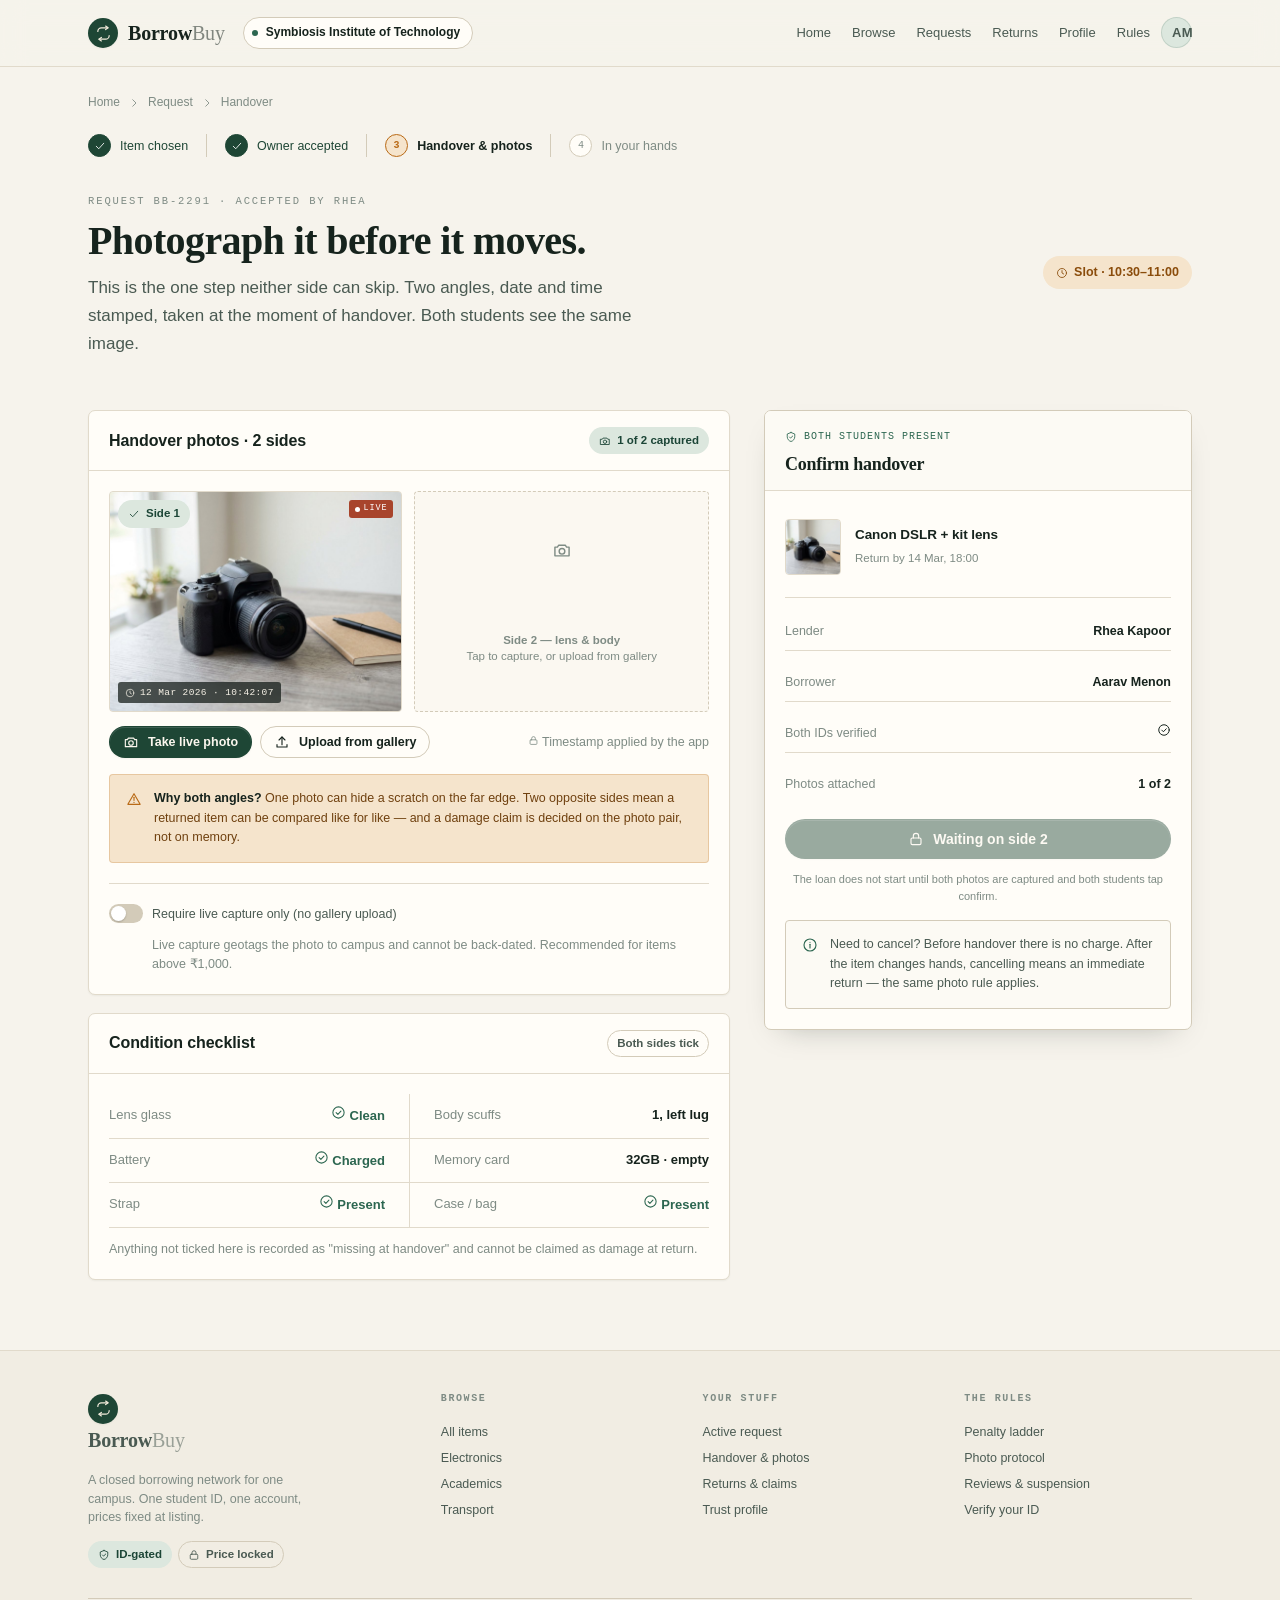
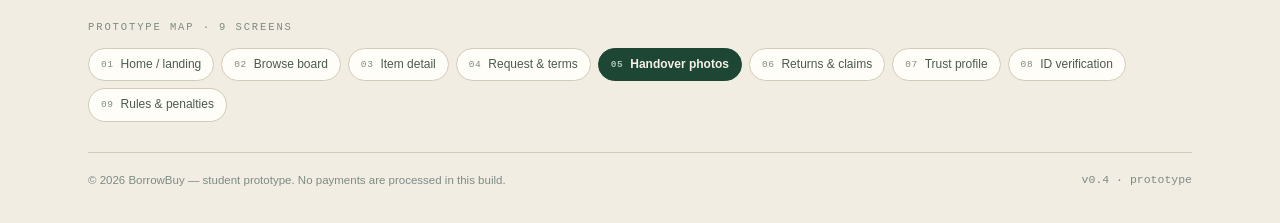
<file: handover.html>
<!DOCTYPE html>
<html lang="en">
<head>
<meta charset="utf-8">
<meta name="viewport" content="width=device-width, initial-scale=1">
<title>Handover & condition photos · BorrowBuy</title>
<meta name="description" content="BorrowBuy — a verified, campus-only borrowing network where students lend what they already own at a fixed price.">
<link rel="stylesheet" href="assets/styles.css">
</head>
<body>
<header class="site-header">
  <div class="wrap">
    <a class="brand" href="index.html" aria-label="BorrowBuy home">
      <span class="brand-mark"><svg viewBox="0 0 24 24" width="17" height="17" fill="none" stroke="currentColor" stroke-width="1.7" stroke-linecap="round" stroke-linejoin="round" aria-hidden="true" ><path d="M4 9a5 5 0 0 1 5-5h9"/><path d="M15 1.5 18.5 4 15 6.5"/><path d="M20 15a5 5 0 0 1-5 5H6"/><path d="M9 22.5 5.5 20 9 17.5"/></svg></span>
      <span class="brand-name"><b>Borrow</b><span>Buy</span></span>
    </a>
    <div class="campus-chip" title="Only verified students of this campus can list or borrow">
      <span class="dot"></span>
      <span class="txt"><b>Symbiosis Institute of Technology</b></span>
    </div>
    <nav class="nav" aria-label="Primary">
      <a href="index.html"><span class="label">Home</span></a><a href="browse.html"><span class="label">Browse</span></a><a href="request.html"><span class="label">Requests</span></a><a href="returns.html"><span class="label">Returns</span></a><a href="profile.html"><span class="label">Profile</span></a><a href="rules.html"><span class="label">Rules</span></a>
      <a href="profile.html" class="avatar" title="Aarav Menon — verified Mechanical · 3rd year">AM</a>
    </nav>
    <button class="nav-toggle" aria-label="Menu"><svg viewBox="0 0 24 24" width="18" height="18" fill="none" stroke="currentColor" stroke-width="1.7" stroke-linecap="round" stroke-linejoin="round" aria-hidden="true" ><path d="M4 6.5h16M7 12h10M10 17.5h4"/></svg></button>
  </div>
</header>

<main id="main">
  <div class="wrap" style="padding-top:26px">
    <div class="crumbs">
      <a href="index.html">Home</a><svg viewBox="0 0 24 24" width="12" height="12" fill="none" stroke="currentColor" stroke-width="1.7" stroke-linecap="round" stroke-linejoin="round" aria-hidden="true" ><path d="m9.5 5.5 6.5 6.5-6.5 6.5"/></svg>
      <a href="request.html">Request</a><svg viewBox="0 0 24 24" width="12" height="12" fill="none" stroke="currentColor" stroke-width="1.7" stroke-linecap="round" stroke-linejoin="round" aria-hidden="true" ><path d="m9.5 5.5 6.5 6.5-6.5 6.5"/></svg>
      <span>Handover</span>
    </div>

    <div class="stepper" style="margin-top:22px">
      <div class="s done"><span class="b"><svg viewBox="0 0 24 24" width="12" height="12" fill="none" stroke="currentColor" stroke-width="1.7" stroke-linecap="round" stroke-linejoin="round" aria-hidden="true" ><path d="M4.5 12.5 9.5 17.5 19.5 6.5"/></svg></span> Item chosen</div>
      <div class="s done"><span class="b"><svg viewBox="0 0 24 24" width="12" height="12" fill="none" stroke="currentColor" stroke-width="1.7" stroke-linecap="round" stroke-linejoin="round" aria-hidden="true" ><path d="M4.5 12.5 9.5 17.5 19.5 6.5"/></svg></span> Owner accepted</div>
      <div class="s now"><span class="b">3</span> Handover &amp; photos</div>
      <div class="s"><span class="b">4</span> In your hands</div>
    </div>

    <div class="page-head" style="border-bottom:0;padding-top:0;padding-bottom:20px">
      <div class="section-head" style="margin-bottom:0;align-items:center">
        <div>
          <span class="eyebrow">Request BB-2291 · accepted by Rhea</span>
          <h1 style="font-size:clamp(28px,3.4vw,40px);margin-top:8px">Photograph it before it moves.</h1>
          <p class="lede" style="margin-top:10px;max-width:62ch">This is the one step neither side can skip. Two angles, date and time stamped, taken at the moment of handover. Both students see the same image.</p>
        </div>
        <span class="chip ochre lg"><svg viewBox="0 0 24 24" width="13" height="13" fill="none" stroke="currentColor" stroke-width="1.7" stroke-linecap="round" stroke-linejoin="round" aria-hidden="true" ><circle cx="12" cy="12" r="9"/><path d="M12 7.2V12l3.4 2"/></svg> Slot · 10:30–11:00</span>
      </div>
    </div>

    <div class="two-col">
      <div>
        <div class="card">
          <div class="card-head">
            <h3>Handover photos · 2 sides</h3>
            <span class="chip green"><svg viewBox="0 0 24 24" width="11" height="11" fill="none" stroke="currentColor" stroke-width="1.7" stroke-linecap="round" stroke-linejoin="round" aria-hidden="true" ><path d="M3.5 8.5h3l1.6-2.3h7.8L17.5 8.5h3v10.5h-17z"/><circle cx="12" cy="13.5" r="3.4"/></svg> 1 of 2 captured</span>
          </div>
          <div class="card-body">
            <div class="photo-pair">
              <div class="photo-slot">
                <div class="ph"><img src="assets/img/item-camera.jpg" alt="Front of the camera at handover"></div>
                <span class="corner chip green"><svg viewBox="0 0 24 24" width="10" height="10" fill="none" stroke="currentColor" stroke-width="1.7" stroke-linecap="round" stroke-linejoin="round" aria-hidden="true" ><path d="M4.5 12.5 9.5 17.5 19.5 6.5"/></svg> Side 1</span>
                <span class="live"><i></i>Live</span>
                <span class="ts"><svg viewBox="0 0 24 24" width="10" height="10" fill="none" stroke="currentColor" stroke-width="1.7" stroke-linecap="round" stroke-linejoin="round" aria-hidden="true" ><circle cx="12" cy="12" r="9"/><path d="M12 7.2V12l3.4 2"/></svg> 12 Mar 2026 · 10:42:07</span>
              </div>

              <div class="photo-empty" style="cursor:pointer">
                <svg viewBox="0 0 24 24" width="20" height="20" fill="none" stroke="currentColor" stroke-width="1.7" stroke-linecap="round" stroke-linejoin="round" aria-hidden="true" ><path d="M3.5 8.5h3l1.6-2.3h7.8L17.5 8.5h3v10.5h-17z"/><circle cx="12" cy="13.5" r="3.4"/></svg>
                <span><b>Side 2 — lens &amp; body</b><br>Tap to capture, or upload from gallery</span>
              </div>
            </div>

            <div class="inline" style="margin-top:14px;gap:8px;flex-wrap:wrap">
              <button class="btn btn-primary btn-sm" onclick="return false"><svg viewBox="0 0 24 24" width="14" height="14" fill="none" stroke="currentColor" stroke-width="1.7" stroke-linecap="round" stroke-linejoin="round" aria-hidden="true" ><path d="M3.5 8.5h3l1.6-2.3h7.8L17.5 8.5h3v10.5h-17z"/><circle cx="12" cy="13.5" r="3.4"/></svg> Take live photo</button>
              <button class="btn btn-ghost btn-sm" onclick="return false"><svg viewBox="0 0 24 24" width="14" height="14" fill="none" stroke="currentColor" stroke-width="1.7" stroke-linecap="round" stroke-linejoin="round" aria-hidden="true" ><path d="M12 16V4.5"/><path d="m7.5 9 4.5-4.5L16.5 9"/><path d="M4.5 16v3.5h15V16"/></svg> Upload from gallery</button>
              <span class="spacer"></span>
              <span class="tiny"><svg viewBox="0 0 24 24" width="11" height="11" fill="none" stroke="currentColor" stroke-width="1.7" stroke-linecap="round" stroke-linejoin="round" aria-hidden="true" ><rect x="4.5" y="10.5" width="15" height="10" rx="2"/><path d="M8 10.5V7.5a4 4 0 0 1 8 0v3"/></svg> Timestamp applied by the app</span>
            </div>

            <div class="note warn" style="margin-top:16px">
              <svg viewBox="0 0 24 24" width="16" height="16" fill="none" stroke="currentColor" stroke-width="1.7" stroke-linecap="round" stroke-linejoin="round" aria-hidden="true" ><path d="M12 4 2.8 20h18.4L12 4Z"/><path d="M12 9.5v4.5"/><circle cx="12" cy="17.2" r=".9" fill="currentColor" stroke="none"/></svg>
              <div><b>Why both angles?</b> One photo can hide a scratch on the far edge. Two opposite sides mean a returned item can be compared like for like — and a damage claim is decided on the photo pair, not on memory.</div>
            </div>

            <hr class="rule" style="margin:20px 0">

            <label class="switch">
              <input type="checkbox">
              <span class="track"></span>
              Require live capture only (no gallery upload)
            </label>
            <p class="tiny" style="margin-top:6px;margin-left:43px">Live capture geotags the photo to campus and cannot be back-dated. Recommended for items above ₹1,000.</p>
          </div>
        </div>

        <div class="card" style="margin-top:18px">
          <div class="card-head">
            <h3>Condition checklist</h3>
            <span class="chip outline">Both sides tick</span>
          </div>
          <div class="card-body">
            <div class="spec-grid" style="border-top:0;margin-top:0">
              <div class="spec" style="border-bottom:1px solid var(--line)"><span class="k">Lens glass</span><span class="v" style="color:var(--forest-2)"><svg viewBox="0 0 24 24" width="15" height="15" fill="none" stroke="currentColor" stroke-width="1.7" stroke-linecap="round" stroke-linejoin="round" aria-hidden="true" ><circle cx="12" cy="12" r="9"/><path d="M8.2 12.2 11 15l4.9-5.1"/></svg> Clean</span></div>
              <div class="spec" style="border-bottom:1px solid var(--line)"><span class="k">Body scuffs</span><span class="v">1, left lug</span></div>
              <div class="spec" style="border-bottom:1px solid var(--line)"><span class="k">Battery</span><span class="v" style="color:var(--forest-2)"><svg viewBox="0 0 24 24" width="15" height="15" fill="none" stroke="currentColor" stroke-width="1.7" stroke-linecap="round" stroke-linejoin="round" aria-hidden="true" ><circle cx="12" cy="12" r="9"/><path d="M8.2 12.2 11 15l4.9-5.1"/></svg> Charged</span></div>
              <div class="spec" style="border-bottom:1px solid var(--line)"><span class="k">Memory card</span><span class="v">32GB · empty</span></div>
              <div class="spec" style="border-bottom:1px solid var(--line)"><span class="k">Strap</span><span class="v" style="color:var(--forest-2)"><svg viewBox="0 0 24 24" width="15" height="15" fill="none" stroke="currentColor" stroke-width="1.7" stroke-linecap="round" stroke-linejoin="round" aria-hidden="true" ><circle cx="12" cy="12" r="9"/><path d="M8.2 12.2 11 15l4.9-5.1"/></svg> Present</span></div>
              <div class="spec" style="border-bottom:1px solid var(--line)"><span class="k">Case / bag</span><span class="v" style="color:var(--forest-2)"><svg viewBox="0 0 24 24" width="15" height="15" fill="none" stroke="currentColor" stroke-width="1.7" stroke-linecap="round" stroke-linejoin="round" aria-hidden="true" ><circle cx="12" cy="12" r="9"/><path d="M8.2 12.2 11 15l4.9-5.1"/></svg> Present</span></div>
            </div>
            <p class="tiny" style="margin-top:12px">Anything not ticked here is recorded as "missing at handover" and cannot be claimed as damage at return.</p>
          </div>
        </div>
      </div>

      <aside class="booking">
        <div class="booking-head">
          <div class="price-lock"><svg viewBox="0 0 24 24" width="12" height="12" fill="none" stroke="currentColor" stroke-width="1.7" stroke-linecap="round" stroke-linejoin="round" aria-hidden="true" ><path d="M12 3 4.5 6v5.5c0 4.6 3.1 8.3 7.5 9.5 4.4-1.2 7.5-4.9 7.5-9.5V6L12 3Z"/><path d="M9 12l2.2 2.2L15.5 10"/></svg> Both students present</div>
          <h3 style="margin-top:8px;font-size:18px">Confirm handover</h3>
        </div>
        <div class="booking-body">
          <div class="row-card" style="padding:10px 0;border:0;background:none">
            <img class="thumb" src="assets/img/item-camera.jpg" alt="">
            <div class="who"><b>Canon DSLR + kit lens</b><span>Return by 14 Mar, 18:00</span></div>
          </div>

          <div style="border-top:1px solid var(--line);margin-top:12px;padding-top:14px" class="stack">
            <div class="kv"><span class="k">Lender</span><span class="v">Rhea Kapoor</span></div>
            <div class="kv"><span class="k">Borrower</span><span class="v">Aarav Menon</span></div>
            <div class="kv"><span class="k">Both IDs verified</span><span class="v"><svg viewBox="0 0 24 24" width="14" height="14" fill="none" stroke="currentColor" stroke-width="1.7" stroke-linecap="round" stroke-linejoin="round" aria-hidden="true" ><circle cx="12" cy="12" r="9"/><path d="M8.2 12.2 11 15l4.9-5.1"/></svg></span></div>
            <div class="kv"><span class="k">Photos attached</span><span class="v">1 of 2</span></div>
          </div>

          <button class="btn btn-primary btn-block is-disabled" style="margin-top:16px" aria-disabled="true"><svg viewBox="0 0 24 24" width="15" height="15" fill="none" stroke="currentColor" stroke-width="1.7" stroke-linecap="round" stroke-linejoin="round" aria-hidden="true" ><rect x="4.5" y="10.5" width="15" height="10" rx="2"/><path d="M8 10.5V7.5a4 4 0 0 1 8 0v3"/></svg> Waiting on side 2</button>
          <p class="fine">The loan does not start until both photos are captured and both students tap confirm.</p>

          <div class="note" style="margin-top:16px;background:#FCFAF4">
            <svg viewBox="0 0 24 24" width="16" height="16" fill="none" stroke="currentColor" stroke-width="1.7" stroke-linecap="round" stroke-linejoin="round" aria-hidden="true" ><circle cx="12" cy="12" r="9"/><path d="M12 11v5.5"/><circle cx="12" cy="7.9" r=".9" fill="currentColor" stroke="none"/></svg>
            <div>Need to cancel? Before handover there is no charge. After the item changes hands, cancelling means an immediate return — the same photo rule applies.</div>
          </div>
        </div>
      </aside>
    </div>
  </div>
</main>
<footer class="site-footer">
  <div class="wrap">
    <div class="footer-grid">
      <div>
        <a class="brand" href="index.html">
          <span class="brand-mark"><svg viewBox="0 0 24 24" width="17" height="17" fill="none" stroke="currentColor" stroke-width="1.7" stroke-linecap="round" stroke-linejoin="round" aria-hidden="true" ><path d="M4 9a5 5 0 0 1 5-5h9"/><path d="M15 1.5 18.5 4 15 6.5"/><path d="M20 15a5 5 0 0 1-5 5H6"/><path d="M9 22.5 5.5 20 9 17.5"/></svg></span>
          <span class="brand-name"><b>Borrow</b><span>Buy</span></span>
        </a>
        <p class="tiny" style="margin-top:12px;max-width:34ch">A closed borrowing network for one campus. One student ID, one account, prices fixed at listing.</p>
        <div class="tag-row" style="margin-top:14px">
          <span class="chip green"><svg viewBox="0 0 24 24" width="12" height="12" fill="none" stroke="currentColor" stroke-width="1.7" stroke-linecap="round" stroke-linejoin="round" aria-hidden="true" ><path d="M12 3 4.5 6v5.5c0 4.6 3.1 8.3 7.5 9.5 4.4-1.2 7.5-4.9 7.5-9.5V6L12 3Z"/><path d="M9 12l2.2 2.2L15.5 10"/></svg> ID-gated</span>
          <span class="chip outline"><svg viewBox="0 0 24 24" width="12" height="12" fill="none" stroke="currentColor" stroke-width="1.7" stroke-linecap="round" stroke-linejoin="round" aria-hidden="true" ><rect x="4.5" y="10.5" width="15" height="10" rx="2"/><path d="M8 10.5V7.5a4 4 0 0 1 8 0v3"/></svg> Price locked</span>
        </div>
      </div>
      <div>
        <h5>Browse</h5>
        <a href="browse.html">All items</a>
        <a href="browse.html#electronics">Electronics</a>
        <a href="browse.html#academics">Academics</a>
        <a href="browse.html#transport">Transport</a>
      </div>
      <div>
        <h5>Your stuff</h5>
        <a href="request.html">Active request</a>
        <a href="handover.html">Handover &amp; photos</a>
        <a href="returns.html">Returns &amp; claims</a>
        <a href="profile.html">Trust profile</a>
      </div>
      <div>
        <h5>The rules</h5>
        <a href="rules.html">Penalty ladder</a>
        <a href="rules.html#photos">Photo protocol</a>
        <a href="rules.html#reviews">Reviews &amp; suspension</a>
        <a href="verify.html">Verify your ID</a>
      </div>
    </div>

    <div class="screen-map">
      <span class="eyebrow">Prototype map · 9 screens</span>
      <div class="screen-map-links">
        <a href="index.html"><span class="n">01</span>Home / landing</a>
        <a href="browse.html"><span class="n">02</span>Browse board</a>
        <a href="item.html"><span class="n">03</span>Item detail</a>
        <a href="request.html"><span class="n">04</span>Request & terms</a>
        <a href="handover.html" class="is-here" aria-current="page"><span class="n">05</span>Handover photos</a>
        <a href="returns.html"><span class="n">06</span>Returns & claims</a>
        <a href="profile.html"><span class="n">07</span>Trust profile</a>
        <a href="verify.html"><span class="n">08</span>ID verification</a>
        <a href="rules.html"><span class="n">09</span>Rules & penalties</a>
      </div>
    </div>
    <div class="footer-bottom">
      <span>© 2026 BorrowBuy — student prototype. No payments are processed in this build.</span>
      <span class="mono">v0.4 · prototype</span>
    </div>
  </div>
</footer>

</body>
</html>
</file>
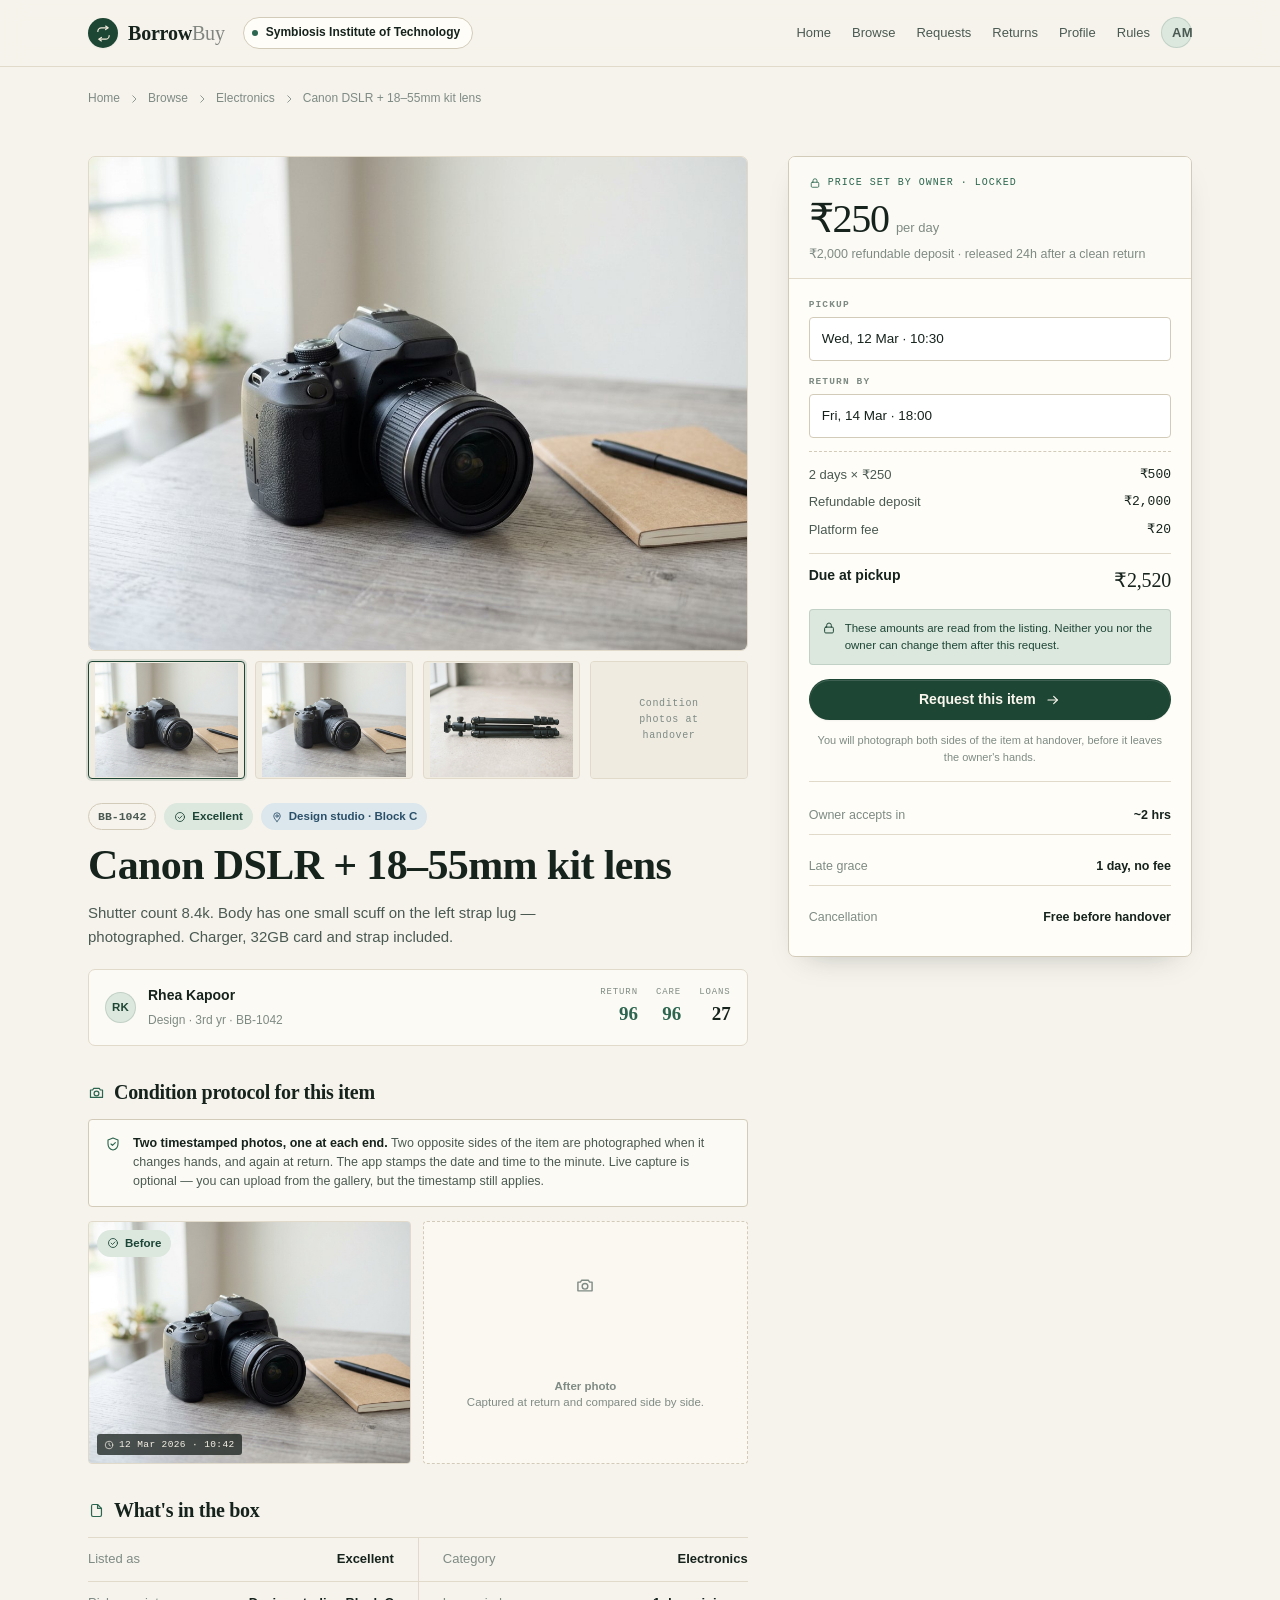
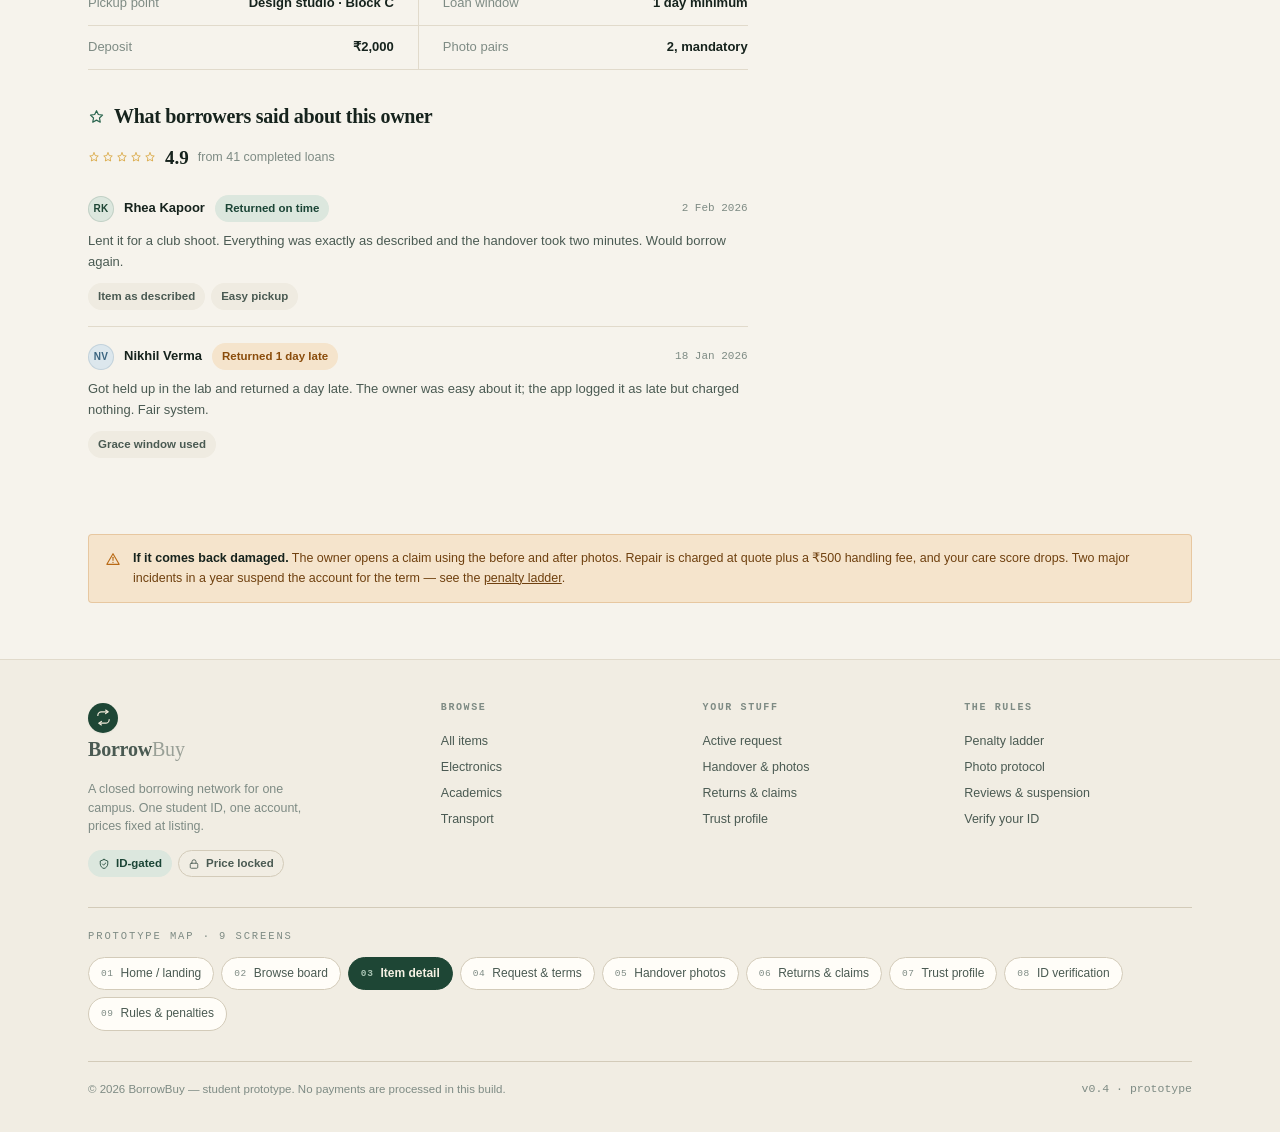
<file: item.html>
<!DOCTYPE html>
<html lang="en">
<head>
<meta charset="utf-8">
<meta name="viewport" content="width=device-width, initial-scale=1">
<title>Canon DSLR + 18–55mm kit lens · BorrowBuy</title>
<meta name="description" content="BorrowBuy — a verified, campus-only borrowing network where students lend what they already own at a fixed price.">
<link rel="stylesheet" href="assets/styles.css">
</head>
<body>
<header class="site-header">
  <div class="wrap">
    <a class="brand" href="index.html" aria-label="BorrowBuy home">
      <span class="brand-mark"><svg viewBox="0 0 24 24" width="17" height="17" fill="none" stroke="currentColor" stroke-width="1.7" stroke-linecap="round" stroke-linejoin="round" aria-hidden="true" ><path d="M4 9a5 5 0 0 1 5-5h9"/><path d="M15 1.5 18.5 4 15 6.5"/><path d="M20 15a5 5 0 0 1-5 5H6"/><path d="M9 22.5 5.5 20 9 17.5"/></svg></span>
      <span class="brand-name"><b>Borrow</b><span>Buy</span></span>
    </a>
    <div class="campus-chip" title="Only verified students of this campus can list or borrow">
      <span class="dot"></span>
      <span class="txt"><b>Symbiosis Institute of Technology</b></span>
    </div>
    <nav class="nav" aria-label="Primary">
      <a href="index.html"><span class="label">Home</span></a><a href="browse.html"><span class="label">Browse</span></a><a href="request.html"><span class="label">Requests</span></a><a href="returns.html"><span class="label">Returns</span></a><a href="profile.html"><span class="label">Profile</span></a><a href="rules.html"><span class="label">Rules</span></a>
      <a href="profile.html" class="avatar" title="Aarav Menon — verified Mechanical · 3rd year">AM</a>
    </nav>
    <button class="nav-toggle" aria-label="Menu"><svg viewBox="0 0 24 24" width="18" height="18" fill="none" stroke="currentColor" stroke-width="1.7" stroke-linecap="round" stroke-linejoin="round" aria-hidden="true" ><path d="M4 6.5h16M7 12h10M10 17.5h4"/></svg></button>
  </div>
</header>

<main id="main">
  <div class="wrap">
    <div class="crumbs" style="padding-top:22px">
      <a href="index.html">Home</a><svg viewBox="0 0 24 24" width="12" height="12" fill="none" stroke="currentColor" stroke-width="1.7" stroke-linecap="round" stroke-linejoin="round" aria-hidden="true" ><path d="m9.5 5.5 6.5 6.5-6.5 6.5"/></svg>
      <a href="browse.html">Browse</a><svg viewBox="0 0 24 24" width="12" height="12" fill="none" stroke="currentColor" stroke-width="1.7" stroke-linecap="round" stroke-linejoin="round" aria-hidden="true" ><path d="m9.5 5.5 6.5 6.5-6.5 6.5"/></svg>
      <span data-fill="catLabel">Electronics</span><svg viewBox="0 0 24 24" width="12" height="12" fill="none" stroke="currentColor" stroke-width="1.7" stroke-linecap="round" stroke-linejoin="round" aria-hidden="true" ><path d="m9.5 5.5 6.5 6.5-6.5 6.5"/></svg>
      <span data-fill="title">Canon DSLR + 18–55mm kit lens</span>
    </div>

    <div class="detail">
      <!-- LEFT -->
      <div>
        <div class="gallery-main">
          <img src="assets/img/item-camera.jpg" alt="Canon DSLR + 18–55mm kit lens" id="mainImg" data-fill-img>
        </div>
        <div class="gallery-thumbs">
          <button class="t is-on" data-img="assets/img/item-camera.jpg" aria-label="Main photo"><img src="assets/img/item-camera.jpg" alt="" data-fill-img></button>
          <button class="t" data-img="assets/img/item-camera.jpg" aria-label="Second angle"><img src="assets/img/item-camera.jpg" alt=""></button>
          <button class="t" data-img="assets/img/item-tripod.jpg" aria-label="Accessories"><img src="assets/img/item-tripod.jpg" alt=""></button>
          <button class="t" aria-label="Condition photos are added at handover"><span class="ph">Condition<br>photos at<br>handover</span></button>
        </div>

        <div class="title-block">
          <div class="inline" style="gap:8px">
            <span class="chip outline mono" data-fill="id">BB-1042</span>
            <span class="chip green" data-fill-chip><svg viewBox="0 0 24 24" width="11" height="11" fill="none" stroke="currentColor" stroke-width="1.7" stroke-linecap="round" stroke-linejoin="round" aria-hidden="true" ><circle cx="12" cy="12" r="9"/><path d="M8.2 12.2 11 15l4.9-5.1"/></svg> <span data-fill="condition">Excellent</span></span>
            <span class="chip sky"><svg viewBox="0 0 24 24" width="11" height="11" fill="none" stroke="currentColor" stroke-width="1.7" stroke-linecap="round" stroke-linejoin="round" aria-hidden="true" ><path d="M12 21s6.5-6 6.5-11a6.5 6.5 0 1 0-13 0C5.5 15 12 21 12 21Z"/><circle cx="12" cy="10" r="2.4"/></svg> <span data-fill="pickup">Design studio · Block C</span></span>
          </div>
          <h1 style="margin-top:12px" data-fill="title">Canon DSLR + 18–55mm kit lens</h1>
          <p class="muted" style="margin-top:12px;font-size:15px;max-width:60ch" data-fill="note">Shutter count 8.4k. Body has one small scuff on the left strap lug — photographed. Charger, 32GB card and strap included.</p>
        </div>

        <div class="owner-strip">
          <span class="avatar" data-fill="ownerInitials">RK</span>
          <div class="who">
            <b data-fill="owner">Rhea Kapoor</b>
            <span><span data-fill="ownerDept">Design · 3rd yr</span> · <span data-fill="id">BB-1042</span></span>
          </div>
          <div class="scores">
            <div><span>Return</span><b class="good" data-fill="ownerScore">96</b></div>
            <div><span>Care</span><b class="good">96</b></div>
            <div><span>Loans</span><b>27</b></div>
          </div>
        </div>

        <div class="block">
          <h3><svg viewBox="0 0 24 24" width="17" height="17" fill="none" stroke="currentColor" stroke-width="1.7" stroke-linecap="round" stroke-linejoin="round" aria-hidden="true" ><path d="M3.5 8.5h3l1.6-2.3h7.8L17.5 8.5h3v10.5h-17z"/><circle cx="12" cy="13.5" r="3.4"/></svg> Condition protocol for this item</h3>
          <div class="note">
            <svg viewBox="0 0 24 24" width="16" height="16" fill="none" stroke="currentColor" stroke-width="1.7" stroke-linecap="round" stroke-linejoin="round" aria-hidden="true" ><path d="M12 3 4.5 6v5.5c0 4.6 3.1 8.3 7.5 9.5 4.4-1.2 7.5-4.9 7.5-9.5V6L12 3Z"/><path d="M9 12l2.2 2.2L15.5 10"/></svg>
            <div><b>Two timestamped photos, one at each end.</b> Two opposite sides of the item are photographed when it changes hands, and again at return. The app stamps the date and time to the minute. Live capture is optional — you can upload from the gallery, but the timestamp still applies.</div>
          </div>

          <div class="photo-pair" style="margin-top:14px">
            <div class="photo-slot">
              <div class="ph"><img src="assets/img/item-camera.jpg" alt="Item at handover" data-fill-img></div>
              <span class="corner chip green"><svg viewBox="0 0 24 24" width="10" height="10" fill="none" stroke="currentColor" stroke-width="1.7" stroke-linecap="round" stroke-linejoin="round" aria-hidden="true" ><circle cx="12" cy="12" r="9"/><path d="M8.2 12.2 11 15l4.9-5.1"/></svg> Before</span>
              <span class="ts"><svg viewBox="0 0 24 24" width="10" height="10" fill="none" stroke="currentColor" stroke-width="1.7" stroke-linecap="round" stroke-linejoin="round" aria-hidden="true" ><circle cx="12" cy="12" r="9"/><path d="M12 7.2V12l3.4 2"/></svg> 12 Mar 2026 · 10:42</span>
            </div>
            <div class="photo-empty">
              <svg viewBox="0 0 24 24" width="20" height="20" fill="none" stroke="currentColor" stroke-width="1.7" stroke-linecap="round" stroke-linejoin="round" aria-hidden="true" ><path d="M3.5 8.5h3l1.6-2.3h7.8L17.5 8.5h3v10.5h-17z"/><circle cx="12" cy="13.5" r="3.4"/></svg>
              <span><b>After photo</b><br>Captured at return and compared side by side.</span>
            </div>
          </div>
        </div>

        <div class="block">
          <h3><svg viewBox="0 0 24 24" width="17" height="17" fill="none" stroke="currentColor" stroke-width="1.7" stroke-linecap="round" stroke-linejoin="round" aria-hidden="true" ><path d="M13.5 3.5H7a2 2 0 0 0-2 2v13a2 2 0 0 0 2 2h10a2 2 0 0 0 2-2V9L13.5 3.5Z"/><path d="M13.5 3.5V9H19"/></svg> What's in the box</h3>
          <div class="spec-grid">
            <div class="spec"><span class="k">Listed as</span><span class="v" data-fill="condition">Excellent</span></div>
            <div class="spec"><span class="k">Category</span><span class="v" data-fill="catLabel">Electronics</span></div>
            <div class="spec"><span class="k">Pickup point</span><span class="v" data-fill="pickup">Design studio · Block C</span></div>
            <div class="spec"><span class="k">Loan window</span><span class="v">1 day minimum</span></div>
            <div class="spec"><span class="k">Deposit</span><span class="v" data-fill="deposit">₹2,000</span></div>
            <div class="spec"><span class="k">Photo pairs</span><span class="v">2, mandatory</span></div>
          </div>
        </div>

        <div class="block">
          <h3><svg viewBox="0 0 24 24" width="17" height="17" fill="none" stroke="currentColor" stroke-width="1.7" stroke-linecap="round" stroke-linejoin="round" aria-hidden="true" ><path d="m12 3.8 2.6 5.4 5.9.8-4.3 4.1 1.1 5.9-5.3-2.9-5.3 2.9 1.1-5.9L3.5 10l5.9-.8L12 3.8Z"/></svg> What borrowers said about this owner</h3>
          <div class="inline" style="margin-bottom:6px">
            <span class="stars" aria-label="5 out of 5"><span><svg viewBox="0 0 24 24" width="12" height="12" fill="none" stroke="currentColor" stroke-width="1.7" stroke-linecap="round" stroke-linejoin="round" aria-hidden="true" fill="currentColor" stroke="none"><path d="m12 3.8 2.6 5.4 5.9.8-4.3 4.1 1.1 5.9-5.3-2.9-5.3 2.9 1.1-5.9L3.5 10l5.9-.8L12 3.8Z"/></svg></span><span><svg viewBox="0 0 24 24" width="12" height="12" fill="none" stroke="currentColor" stroke-width="1.7" stroke-linecap="round" stroke-linejoin="round" aria-hidden="true" fill="currentColor" stroke="none"><path d="m12 3.8 2.6 5.4 5.9.8-4.3 4.1 1.1 5.9-5.3-2.9-5.3 2.9 1.1-5.9L3.5 10l5.9-.8L12 3.8Z"/></svg></span><span><svg viewBox="0 0 24 24" width="12" height="12" fill="none" stroke="currentColor" stroke-width="1.7" stroke-linecap="round" stroke-linejoin="round" aria-hidden="true" fill="currentColor" stroke="none"><path d="m12 3.8 2.6 5.4 5.9.8-4.3 4.1 1.1 5.9-5.3-2.9-5.3 2.9 1.1-5.9L3.5 10l5.9-.8L12 3.8Z"/></svg></span><span><svg viewBox="0 0 24 24" width="12" height="12" fill="none" stroke="currentColor" stroke-width="1.7" stroke-linecap="round" stroke-linejoin="round" aria-hidden="true" fill="currentColor" stroke="none"><path d="m12 3.8 2.6 5.4 5.9.8-4.3 4.1 1.1 5.9-5.3-2.9-5.3 2.9 1.1-5.9L3.5 10l5.9-.8L12 3.8Z"/></svg></span><span><svg viewBox="0 0 24 24" width="12" height="12" fill="none" stroke="currentColor" stroke-width="1.7" stroke-linecap="round" stroke-linejoin="round" aria-hidden="true" fill="currentColor" stroke="none"><path d="m12 3.8 2.6 5.4 5.9.8-4.3 4.1 1.1 5.9-5.3-2.9-5.3 2.9 1.1-5.9L3.5 10l5.9-.8L12 3.8Z"/></svg></span></span>
            <b style="font-family:var(--font-display);font-size:19px">4.9</b>
            <span class="tiny">from 41 completed loans</span>
          </div>

          <div class="review">
            <div class="review-top">
              <span class="avatar sm">RK</span>
              <span class="who">Rhea Kapoor</span>
              <span class="chip green">Returned on time</span>
              <span class="when">2 Feb 2026</span>
            </div>
            <p>Lent it for a club shoot. Everything was exactly as described and the handover took two minutes. Would borrow again.</p>
            <div class="review-tags"><span class="chip">Item as described</span><span class="chip">Easy pickup</span></div>
          </div>

          <div class="review">
            <div class="review-top">
              <span class="avatar sm sky">NV</span>
              <span class="who">Nikhil Verma</span>
              <span class="chip ochre">Returned 1 day late</span>
              <span class="when">18 Jan 2026</span>
            </div>
            <p>Got held up in the lab and returned a day late. The owner was easy about it; the app logged it as late but charged nothing. Fair system.</p>
            <div class="review-tags"><span class="chip">Grace window used</span></div>
          </div>
        </div>
      </div>

      <!-- RIGHT: booking -->
      <aside class="booking">
        <div class="booking-head">
          <div class="price-lock"><svg viewBox="0 0 24 24" width="12" height="12" fill="none" stroke="currentColor" stroke-width="1.7" stroke-linecap="round" stroke-linejoin="round" aria-hidden="true" ><rect x="4.5" y="10.5" width="15" height="10" rx="2"/><path d="M8 10.5V7.5a4 4 0 0 1 8 0v3"/></svg> Price set by owner · locked</div>
          <div class="big-price">
            <span class="amt" data-fill="rate">₹250</span>
            <span class="unit">per day</span>
          </div>
          <p class="tiny" style="margin-top:6px"><span data-fill="deposit">₹2,000</span> refundable deposit · released 24h after a clean return</p>
        </div>

        <div class="booking-body">
          <div class="field">
            <label>Pickup</label>
            <input class="input" type="text" value="Wed, 12 Mar · 10:30" readonly>
          </div>
          <div class="field">
            <label>Return by</label>
            <input class="input" type="text" value="Fri, 14 Mar · 18:00" readonly>
          </div>

          <div class="calc">
            <div class="r"><span>2 days × <span data-fill="rate">₹250</span></span><span class="mono" data-calc="subtotal">₹500</span></div>
            <div class="r"><span>Refundable deposit</span><span class="mono" data-calc="deposit">₹2,000</span></div>
            <div class="r"><span>Platform fee</span><span class="mono">₹20</span></div>
            <div class="r total"><span>Due at pickup</span><span class="mono" data-calc="total">₹2,520</span></div>
          </div>

          <div class="lock-note">
            <svg viewBox="0 0 24 24" width="14" height="14" fill="none" stroke="currentColor" stroke-width="1.7" stroke-linecap="round" stroke-linejoin="round" aria-hidden="true" ><rect x="4.5" y="10.5" width="15" height="10" rx="2"/><path d="M8 10.5V7.5a4 4 0 0 1 8 0v3"/></svg>
            <span>These amounts are read from the listing. Neither you nor the owner can change them after this request.</span>
          </div>

          <a class="btn btn-primary btn-block" href="request.html" style="margin-top:14px">Request this item <svg viewBox="0 0 24 24" width="16" height="16" fill="none" stroke="currentColor" stroke-width="1.7" stroke-linecap="round" stroke-linejoin="round" aria-hidden="true" ><path d="M4.5 12h14"/><path d="m13 6.5 5.5 5.5-5.5 5.5"/></svg></a>
          <p class="fine">You will photograph both sides of the item at handover, before it leaves the owner's hands.</p>

          <div style="border-top:1px solid var(--line);margin-top:16px;padding-top:14px" class="stack">
            <div class="kv"><span class="k">Owner accepts in</span><span class="v">~2 hrs</span></div>
            <div class="kv"><span class="k">Late grace</span><span class="v">1 day, no fee</span></div>
            <div class="kv"><span class="k">Cancellation</span><span class="v">Free before handover</span></div>
          </div>
        </div>
      </aside>
    </div>

    <div class="note warn" style="margin-bottom:56px">
      <svg viewBox="0 0 24 24" width="16" height="16" fill="none" stroke="currentColor" stroke-width="1.7" stroke-linecap="round" stroke-linejoin="round" aria-hidden="true" ><path d="M12 4 2.8 20h18.4L12 4Z"/><path d="M12 9.5v4.5"/><circle cx="12" cy="17.2" r=".9" fill="currentColor" stroke="none"/></svg>
      <div><b>If it comes back damaged.</b> The owner opens a claim using the before and after photos. Repair is charged at quote plus a ₹500 handling fee, and your care score drops. Two major incidents in a year suspend the account for the term — see the <a href="rules.html" style="text-decoration:underline">penalty ladder</a>.</div>
    </div>
  </div>
</main>

<script type="application/json" id="itemData">[{"slug":"canon-dslr","id":"BB-1042","title":"Canon DSLR + 18–55mm kit lens","img":"item-camera.jpg","rate":250,"deposit":2000,"owner":"Rhea Kapoor","ownerInitials":"RK","ownerDept":"Design · 3rd yr","ownerScore":96,"condition":"Excellent","catLabel":"Electronics","pickup":"Design studio · Block C","note":"Shutter count 8.4k. Body has one small scuff on the left strap lug — photographed. Charger, 32GB card and strap included."},{"slug":"ti-calculator","id":"BB-1038","title":"TI graphing calculator (TI-84 Plus)","img":"item-calculator.jpg","rate":40,"deposit":300,"owner":"Ishita Rane","ownerInitials":"IR","ownerDept":"Design · 2nd yr","ownerScore":99,"condition":"Like new","catLabel":"Academics","pickup":"Library gate","note":"Used for one semester. Battery cover intact, all keys responsive, screen has a factory protector still on."},{"slug":"city-cycle","id":"BB-1051","title":"Single-speed city cycle — 26\"","img":"item-cycle.jpg","rate":120,"deposit":800,"owner":"Kabir Shah","ownerInitials":"KS","ownerDept":"CSE · 4th yr","ownerScore":95,"condition":"Good","catLabel":"Transport","pickup":"Cycle stand · Gate 2","note":"Rides clean. Rear tyre replaced last month. Comes with a cable lock. Please return with the same lock — it is numbered."},{"slug":"mini-projector","id":"BB-1029","title":"Portable mini projector + remote","img":"item-projector.jpg","rate":300,"deposit":1500,"owner":"Meher Kulkarni","ownerInitials":"MK","ownerDept":"Architecture · 1st yr","ownerScore":97,"condition":"Excellent","catLabel":"Events","pickup":"Design studio · Block C","note":"Used for club screenings. HDMI + USB-C cables in the box. 3000 mAh battery, roughly 2 hours on a charge."},{"slug":"acoustic-guitar","id":"BB-1047","title":"Yamaha acoustic guitar (F-series)","img":"item-guitar.jpg","rate":150,"deposit":1000,"owner":"Tanvi Shah","ownerInitials":"TS","ownerDept":"Music · 2nd yr","ownerScore":97,"condition":"Good","catLabel":"Music","pickup":"Music room · Block A","note":"Fresh strings put on in September. Soft case included. One small ding near the lower bout, visible in the condition photos."},{"slug":"camera-tripod","id":"BB-1033","title":"Aluminium camera tripod","img":"item-tripod.jpg","rate":60,"deposit":400,"owner":"Aarav Menon","ownerInitials":"AM","ownerDept":"Mechanical · 3rd yr","ownerScore":98,"condition":"Excellent","catLabel":"Photography","pickup":"Hostel B · Room 214","note":"Folds to 48cm. Ball head and quick-release plate included. Great for model shots and site visits."},{"slug":"desk-lamp","id":"BB-1055","title":"Architect desk lamp (adjustable)","img":"item-lamp.jpg","rate":30,"deposit":200,"owner":"Ishita Rane","ownerInitials":"IR","ownerDept":"Design · 2nd yr","ownerScore":99,"condition":"Like new","catLabel":"Hostel","pickup":"Library gate","note":"Warm-white LED, three brightness steps. Clamp mount fits any desk up to 5cm thick."},{"slug":"badminton-racket","id":"BB-1060","title":"Yonex badminton racket + shuttles","img":"item-racket.jpg","rate":50,"deposit":250,"owner":"Kabir Shah","ownerInitials":"KS","ownerDept":"CSE · 4th yr","ownerScore":95,"condition":"Good","catLabel":"Sports","pickup":"Sports complex","note":"Grip re-wrapped this month. Comes with a tube of three feather shuttles — please return the tube, even if the shuttles are used up."}]</script>
<script>
  (function () {
    var data = JSON.parse(document.getElementById('itemData').textContent);
    var slug = new URLSearchParams(location.search).get('id');
    var it = data.filter(function (x) { return x.slug === slug; })[0];
    if (!it) return;

    var money = function (n) { return '₹' + n.toLocaleString('en-IN'); };

    document.querySelectorAll('[data-fill]').forEach(function (el) {
      var k = el.getAttribute('data-fill');
      if (k === 'rate' || k === 'deposit') el.textContent = money(it[k]);
      else if (it[k] !== undefined) el.textContent = it[k];
    });

    document.querySelectorAll('[data-fill-img]').forEach(function (el) {
      el.src = 'assets/img/' + it.img;
      if (el.alt) el.alt = it.title;
    });

    document.querySelectorAll('.gallery-thumbs .t[data-img]').forEach(function (b) {
      b.setAttribute('data-img', 'assets/img/' + it.img);
    });

    var chip = document.querySelector('[data-fill-chip]');
    if (chip) {
      chip.className = 'chip ' + (/like new|excellent/i.test(it.condition) ? 'green' : 'ochre');
      chip.innerHTML = chip.innerHTML.replace(it.condition, '');
      chip.querySelector('[data-fill="condition"]').textContent = it.condition;
    }

    var fee = 20;
    var sub = it.rate * 2;
    var set = function (k, v) { var e = document.querySelector('[data-calc="' + k + '"]'); if (e) e.textContent = money(v); };
    set('subtotal', sub);
    set('deposit', it.deposit);
    set('total', sub + it.deposit + fee);

    document.title = it.title + ' · BorrowBuy';
  })();
</script>
<footer class="site-footer">
  <div class="wrap">
    <div class="footer-grid">
      <div>
        <a class="brand" href="index.html">
          <span class="brand-mark"><svg viewBox="0 0 24 24" width="17" height="17" fill="none" stroke="currentColor" stroke-width="1.7" stroke-linecap="round" stroke-linejoin="round" aria-hidden="true" ><path d="M4 9a5 5 0 0 1 5-5h9"/><path d="M15 1.5 18.5 4 15 6.5"/><path d="M20 15a5 5 0 0 1-5 5H6"/><path d="M9 22.5 5.5 20 9 17.5"/></svg></span>
          <span class="brand-name"><b>Borrow</b><span>Buy</span></span>
        </a>
        <p class="tiny" style="margin-top:12px;max-width:34ch">A closed borrowing network for one campus. One student ID, one account, prices fixed at listing.</p>
        <div class="tag-row" style="margin-top:14px">
          <span class="chip green"><svg viewBox="0 0 24 24" width="12" height="12" fill="none" stroke="currentColor" stroke-width="1.7" stroke-linecap="round" stroke-linejoin="round" aria-hidden="true" ><path d="M12 3 4.5 6v5.5c0 4.6 3.1 8.3 7.5 9.5 4.4-1.2 7.5-4.9 7.5-9.5V6L12 3Z"/><path d="M9 12l2.2 2.2L15.5 10"/></svg> ID-gated</span>
          <span class="chip outline"><svg viewBox="0 0 24 24" width="12" height="12" fill="none" stroke="currentColor" stroke-width="1.7" stroke-linecap="round" stroke-linejoin="round" aria-hidden="true" ><rect x="4.5" y="10.5" width="15" height="10" rx="2"/><path d="M8 10.5V7.5a4 4 0 0 1 8 0v3"/></svg> Price locked</span>
        </div>
      </div>
      <div>
        <h5>Browse</h5>
        <a href="browse.html">All items</a>
        <a href="browse.html#electronics">Electronics</a>
        <a href="browse.html#academics">Academics</a>
        <a href="browse.html#transport">Transport</a>
      </div>
      <div>
        <h5>Your stuff</h5>
        <a href="request.html">Active request</a>
        <a href="handover.html">Handover &amp; photos</a>
        <a href="returns.html">Returns &amp; claims</a>
        <a href="profile.html">Trust profile</a>
      </div>
      <div>
        <h5>The rules</h5>
        <a href="rules.html">Penalty ladder</a>
        <a href="rules.html#photos">Photo protocol</a>
        <a href="rules.html#reviews">Reviews &amp; suspension</a>
        <a href="verify.html">Verify your ID</a>
      </div>
    </div>

    <div class="screen-map">
      <span class="eyebrow">Prototype map · 9 screens</span>
      <div class="screen-map-links">
        <a href="index.html"><span class="n">01</span>Home / landing</a>
        <a href="browse.html"><span class="n">02</span>Browse board</a>
        <a href="item.html" class="is-here" aria-current="page"><span class="n">03</span>Item detail</a>
        <a href="request.html"><span class="n">04</span>Request & terms</a>
        <a href="handover.html"><span class="n">05</span>Handover photos</a>
        <a href="returns.html"><span class="n">06</span>Returns & claims</a>
        <a href="profile.html"><span class="n">07</span>Trust profile</a>
        <a href="verify.html"><span class="n">08</span>ID verification</a>
        <a href="rules.html"><span class="n">09</span>Rules & penalties</a>
      </div>
    </div>
    <div class="footer-bottom">
      <span>© 2026 BorrowBuy — student prototype. No payments are processed in this build.</span>
      <span class="mono">v0.4 · prototype</span>
    </div>
  </div>
</footer>

</body>
</html>
</file>
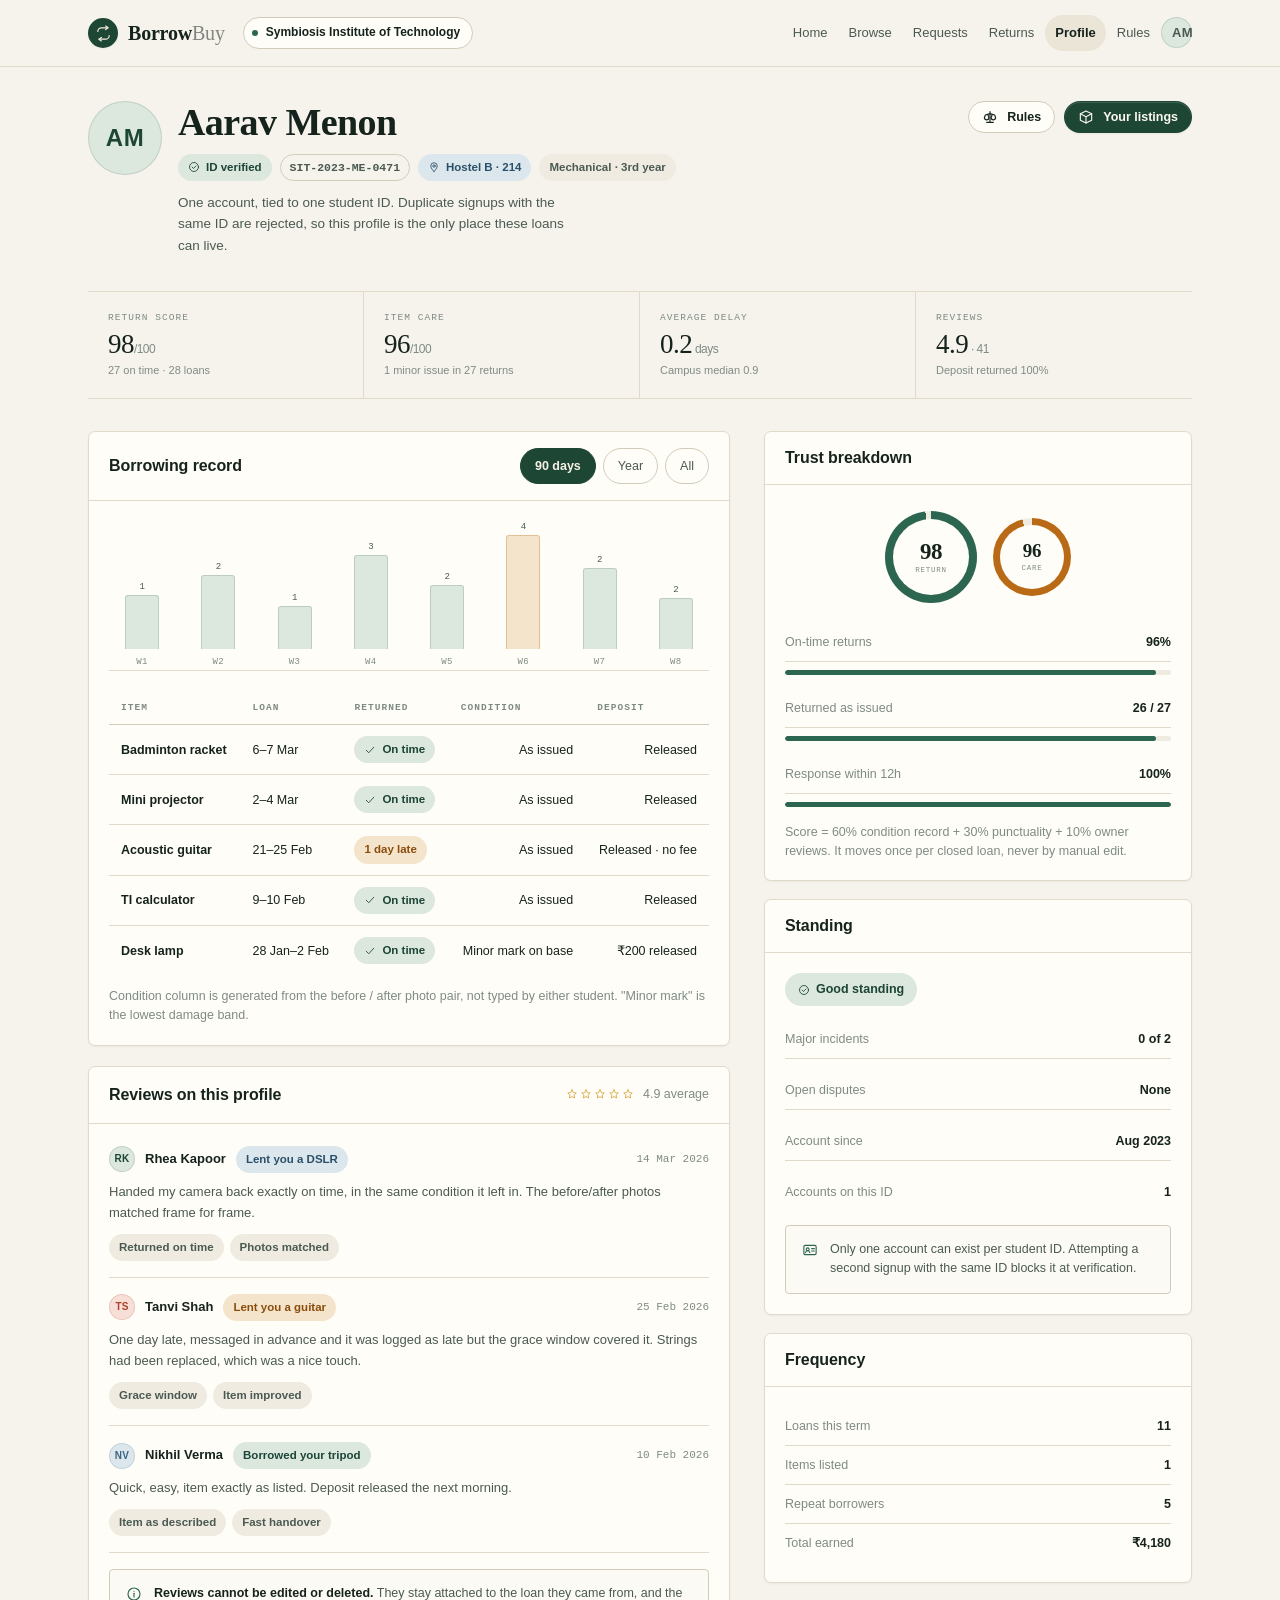
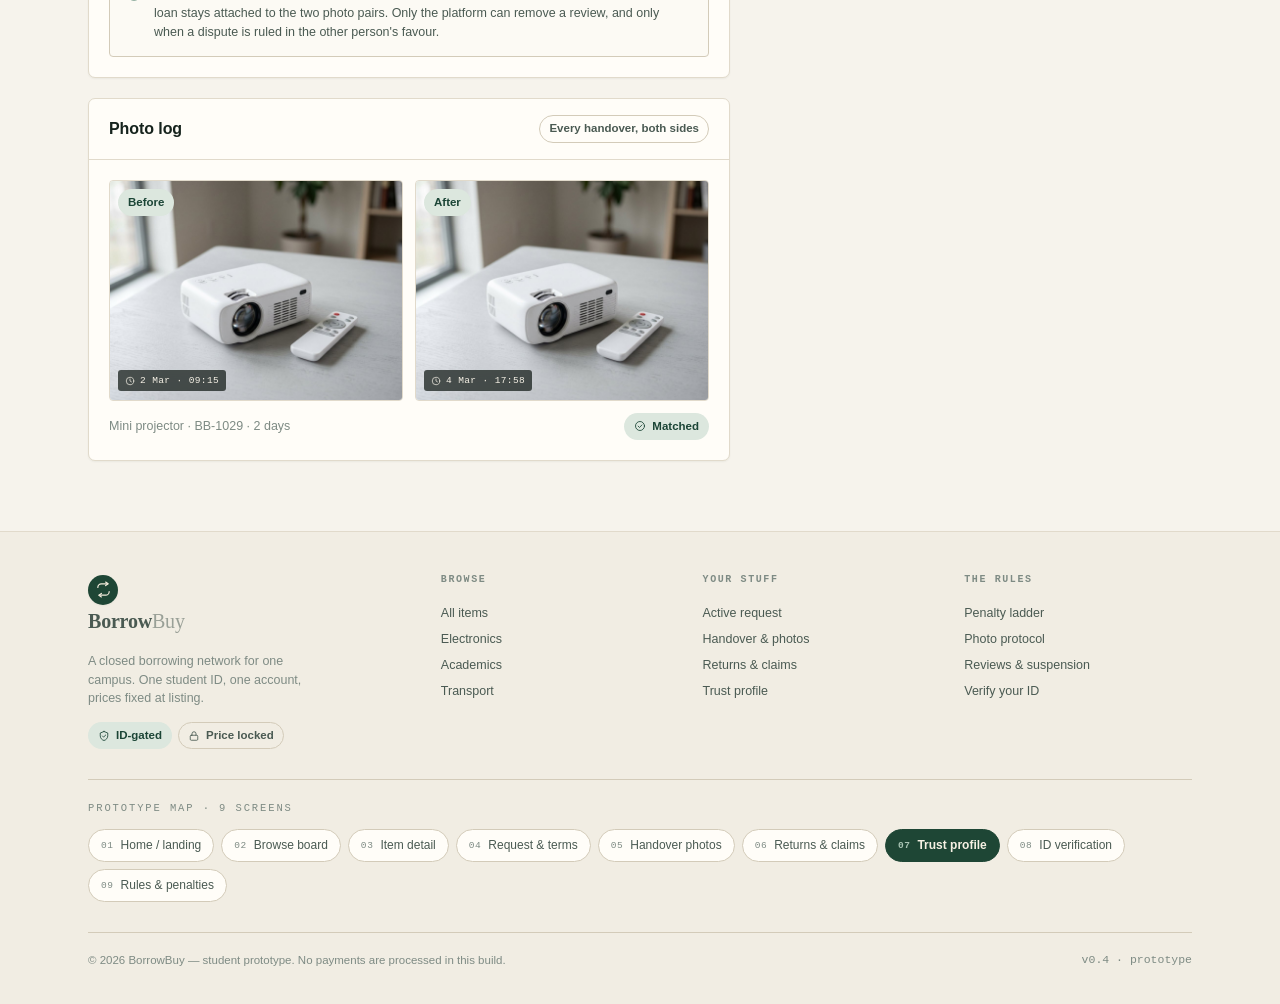
<file: profile.html>
<!DOCTYPE html>
<html lang="en">
<head>
<meta charset="utf-8">
<meta name="viewport" content="width=device-width, initial-scale=1">
<title>Aarav Menon · trust profile · BorrowBuy</title>
<meta name="description" content="BorrowBuy — a verified, campus-only borrowing network where students lend what they already own at a fixed price.">
<link rel="stylesheet" href="assets/styles.css">
</head>
<body>
<header class="site-header">
  <div class="wrap">
    <a class="brand" href="index.html" aria-label="BorrowBuy home">
      <span class="brand-mark"><svg viewBox="0 0 24 24" width="17" height="17" fill="none" stroke="currentColor" stroke-width="1.7" stroke-linecap="round" stroke-linejoin="round" aria-hidden="true" ><path d="M4 9a5 5 0 0 1 5-5h9"/><path d="M15 1.5 18.5 4 15 6.5"/><path d="M20 15a5 5 0 0 1-5 5H6"/><path d="M9 22.5 5.5 20 9 17.5"/></svg></span>
      <span class="brand-name"><b>Borrow</b><span>Buy</span></span>
    </a>
    <div class="campus-chip" title="Only verified students of this campus can list or borrow">
      <span class="dot"></span>
      <span class="txt"><b>Symbiosis Institute of Technology</b></span>
    </div>
    <nav class="nav" aria-label="Primary">
      <a href="index.html"><span class="label">Home</span></a><a href="browse.html"><span class="label">Browse</span></a><a href="request.html"><span class="label">Requests</span></a><a href="returns.html"><span class="label">Returns</span></a><a href="profile.html" class="is-active" aria-current="page"><span class="label">Profile</span></a><a href="rules.html"><span class="label">Rules</span></a>
      <a href="profile.html" class="avatar" title="Aarav Menon — verified Mechanical · 3rd year">AM</a>
    </nav>
    <button class="nav-toggle" aria-label="Menu"><svg viewBox="0 0 24 24" width="18" height="18" fill="none" stroke="currentColor" stroke-width="1.7" stroke-linecap="round" stroke-linejoin="round" aria-hidden="true" ><path d="M4 6.5h16M7 12h10M10 17.5h4"/></svg></button>
  </div>
</header>

<main id="main">
  <div class="wrap">
    <div class="profile-head">
      <div class="profile-id">
        <span class="avatar lg" style="width:74px;height:74px;font-size:24px">AM</span>
        <div>
          <h1>Aarav Menon</h1>
          <div class="profile-meta">
            <span class="chip green"><svg viewBox="0 0 24 24" width="11" height="11" fill="none" stroke="currentColor" stroke-width="1.7" stroke-linecap="round" stroke-linejoin="round" aria-hidden="true" ><circle cx="12" cy="12" r="9"/><path d="M8.2 12.2 11 15l4.9-5.1"/></svg> ID verified</span>
            <span class="chip outline mono">SIT-2023-ME-0471</span>
            <span class="chip sky"><svg viewBox="0 0 24 24" width="11" height="11" fill="none" stroke="currentColor" stroke-width="1.7" stroke-linecap="round" stroke-linejoin="round" aria-hidden="true" ><path d="M12 21s6.5-6 6.5-11a6.5 6.5 0 1 0-13 0C5.5 15 12 21 12 21Z"/><circle cx="12" cy="10" r="2.4"/></svg> Hostel B · 214</span>
            <span class="chip">Mechanical · 3rd year</span>
          </div>
          <p class="muted" style="margin-top:11px;font-size:13.5px;max-width:54ch">One account, tied to one student ID. Duplicate signups with the same ID are rejected, so this profile is the only place these loans can live.</p>
        </div>
      </div>
      <div class="inline">
        <a class="btn btn-ghost btn-sm" href="rules.html"><svg viewBox="0 0 24 24" width="14" height="14" fill="none" stroke="currentColor" stroke-width="1.7" stroke-linecap="round" stroke-linejoin="round" aria-hidden="true" ><path d="M12 4v16M7 20h10"/><path d="M12 7 5 9l-1.5 4.5a3.6 3.6 0 0 0 7 0L9 9M12 7l7 2 1.5 4.5a3.6 3.6 0 0 1-7 0L15 9"/></svg> Rules</a>
        <a class="btn btn-primary btn-sm" href="browse.html"><svg viewBox="0 0 24 24" width="14" height="14" fill="none" stroke="currentColor" stroke-width="1.7" stroke-linecap="round" stroke-linejoin="round" aria-hidden="true" ><path d="M12 3 3.5 7.2v9.6L12 21l8.5-4.2V7.2L12 3Z"/><path d="M3.5 7.2 12 11.5l8.5-4.3M12 11.5V21"/></svg> Your listings</a>
      </div>
    </div>

    <div class="profile-stats">
      <div class="pstat">
        <div class="k">Return score</div>
        <div class="v">98<small>/100</small></div>
        <div class="d">27 on time · 28 loans</div>
      </div>
      <div class="pstat">
        <div class="k">Item care</div>
        <div class="v">96<small>/100</small></div>
        <div class="d">1 minor issue in 27 returns</div>
      </div>
      <div class="pstat">
        <div class="k">Average delay</div>
        <div class="v">0.2<small> days</small></div>
        <div class="d">Campus median 0.9</div>
      </div>
      <div class="pstat">
        <div class="k">Reviews</div>
        <div class="v">4.9<small> · 41</small></div>
        <div class="d">Deposit returned 100%</div>
      </div>
    </div>

    <div class="two-col">
      <div>
        <div class="card">
          <div class="card-head">
            <h3>Borrowing record</h3>
            <div class="filters">
              <button class="filter is-on">90 days</button>
              <button class="filter">Year</button>
              <button class="filter">All</button>
            </div>
          </div>
          <div class="card-body">
            <div class="chart" style="height:150px">
              <div class="col"><div class="b" style="height:40%"><em>1</em></div><span class="l">W1</span></div>
              <div class="col"><div class="b" style="height:55%"><em>2</em></div><span class="l">W2</span></div>
              <div class="col"><div class="b" style="height:32%"><em>1</em></div><span class="l">W3</span></div>
              <div class="col"><div class="b" style="height:70%"><em>3</em></div><span class="l">W4</span></div>
              <div class="col"><div class="b" style="height:48%"><em>2</em></div><span class="l">W5</span></div>
              <div class="col"><div class="b hi" style="height:88%"><em>4</em></div><span class="l">W6</span></div>
              <div class="col"><div class="b" style="height:60%"><em>2</em></div><span class="l">W7</span></div>
              <div class="col"><div class="b" style="height:38%"><em>2</em></div><span class="l">W8</span></div>
            </div>

            <table class="table" style="margin-top:20px">
              <thead>
                <tr><th>Item</th><th>Loan</th><th>Returned</th><th class="r">Condition</th><th class="r">Deposit</th></tr>
              </thead>
              <tbody>
                <tr>
                  <td class="b">Badminton racket</td><td>6–7 Mar</td>
                  <td><span class="chip green"><svg viewBox="0 0 24 24" width="10" height="10" fill="none" stroke="currentColor" stroke-width="1.7" stroke-linecap="round" stroke-linejoin="round" aria-hidden="true" ><path d="M4.5 12.5 9.5 17.5 19.5 6.5"/></svg> On time</span></td>
                  <td class="r">As issued</td><td class="r">Released</td>
                </tr>
                <tr>
                  <td class="b">Mini projector</td><td>2–4 Mar</td>
                  <td><span class="chip green"><svg viewBox="0 0 24 24" width="10" height="10" fill="none" stroke="currentColor" stroke-width="1.7" stroke-linecap="round" stroke-linejoin="round" aria-hidden="true" ><path d="M4.5 12.5 9.5 17.5 19.5 6.5"/></svg> On time</span></td>
                  <td class="r">As issued</td><td class="r">Released</td>
                </tr>
                <tr>
                  <td class="b">Acoustic guitar</td><td>21–25 Feb</td>
                  <td><span class="chip ochre">1 day late</span></td>
                  <td class="r">As issued</td><td class="r">Released · no fee</td>
                </tr>
                <tr>
                  <td class="b">TI calculator</td><td>9–10 Feb</td>
                  <td><span class="chip green"><svg viewBox="0 0 24 24" width="10" height="10" fill="none" stroke="currentColor" stroke-width="1.7" stroke-linecap="round" stroke-linejoin="round" aria-hidden="true" ><path d="M4.5 12.5 9.5 17.5 19.5 6.5"/></svg> On time</span></td>
                  <td class="r">As issued</td><td class="r">Released</td>
                </tr>
                <tr>
                  <td class="b">Desk lamp</td><td>28 Jan–2 Feb</td>
                  <td><span class="chip green"><svg viewBox="0 0 24 24" width="10" height="10" fill="none" stroke="currentColor" stroke-width="1.7" stroke-linecap="round" stroke-linejoin="round" aria-hidden="true" ><path d="M4.5 12.5 9.5 17.5 19.5 6.5"/></svg> On time</span></td>
                  <td class="r">Minor mark on base</td><td class="r">₹200 released</td>
                </tr>
              </tbody>
            </table>
            <p class="tiny" style="margin-top:12px">Condition column is generated from the before / after photo pair, not typed by either student. "Minor mark" is the lowest damage band.</p>
          </div>
        </div>

        <div class="card" style="margin-top:20px">
          <div class="card-head">
            <h3>Reviews on this profile</h3>
            <div class="inline">
              <span class="stars" aria-label="5 out of 5"><span><svg viewBox="0 0 24 24" width="12" height="12" fill="none" stroke="currentColor" stroke-width="1.7" stroke-linecap="round" stroke-linejoin="round" aria-hidden="true" fill="currentColor" stroke="none"><path d="m12 3.8 2.6 5.4 5.9.8-4.3 4.1 1.1 5.9-5.3-2.9-5.3 2.9 1.1-5.9L3.5 10l5.9-.8L12 3.8Z"/></svg></span><span><svg viewBox="0 0 24 24" width="12" height="12" fill="none" stroke="currentColor" stroke-width="1.7" stroke-linecap="round" stroke-linejoin="round" aria-hidden="true" fill="currentColor" stroke="none"><path d="m12 3.8 2.6 5.4 5.9.8-4.3 4.1 1.1 5.9-5.3-2.9-5.3 2.9 1.1-5.9L3.5 10l5.9-.8L12 3.8Z"/></svg></span><span><svg viewBox="0 0 24 24" width="12" height="12" fill="none" stroke="currentColor" stroke-width="1.7" stroke-linecap="round" stroke-linejoin="round" aria-hidden="true" fill="currentColor" stroke="none"><path d="m12 3.8 2.6 5.4 5.9.8-4.3 4.1 1.1 5.9-5.3-2.9-5.3 2.9 1.1-5.9L3.5 10l5.9-.8L12 3.8Z"/></svg></span><span><svg viewBox="0 0 24 24" width="12" height="12" fill="none" stroke="currentColor" stroke-width="1.7" stroke-linecap="round" stroke-linejoin="round" aria-hidden="true" fill="currentColor" stroke="none"><path d="m12 3.8 2.6 5.4 5.9.8-4.3 4.1 1.1 5.9-5.3-2.9-5.3 2.9 1.1-5.9L3.5 10l5.9-.8L12 3.8Z"/></svg></span><span><svg viewBox="0 0 24 24" width="12" height="12" fill="none" stroke="currentColor" stroke-width="1.7" stroke-linecap="round" stroke-linejoin="round" aria-hidden="true" fill="currentColor" stroke="none"><path d="m12 3.8 2.6 5.4 5.9.8-4.3 4.1 1.1 5.9-5.3-2.9-5.3 2.9 1.1-5.9L3.5 10l5.9-.8L12 3.8Z"/></svg></span></span>
              <span class="tiny">4.9 average</span>
            </div>
          </div>
          <div class="card-body" style="padding-top:6px">
            <div class="review">
              <div class="review-top">
                <span class="avatar sm">RK</span>
                <span class="who">Rhea Kapoor</span>
                <span class="chip sky">Lent you a DSLR</span>
                <span class="when">14 Mar 2026</span>
              </div>
              <p>Handed my camera back exactly on time, in the same condition it left in. The before/after photos matched frame for frame.</p>
              <div class="review-tags"><span class="chip">Returned on time</span><span class="chip">Photos matched</span></div>
            </div>

            <div class="review">
              <div class="review-top">
                <span class="avatar sm clay">TS</span>
                <span class="who">Tanvi Shah</span>
                <span class="chip ochre">Lent you a guitar</span>
                <span class="when">25 Feb 2026</span>
              </div>
              <p>One day late, messaged in advance and it was logged as late but the grace window covered it. Strings had been replaced, which was a nice touch.</p>
              <div class="review-tags"><span class="chip">Grace window</span><span class="chip">Item improved</span></div>
            </div>

            <div class="review">
              <div class="review-top">
                <span class="avatar sm sky">NV</span>
                <span class="who">Nikhil Verma</span>
                <span class="chip green">Borrowed your tripod</span>
                <span class="when">10 Feb 2026</span>
              </div>
              <p>Quick, easy, item exactly as listed. Deposit released the next morning.</p>
              <div class="review-tags"><span class="chip">Item as described</span><span class="chip">Fast handover</span></div>
            </div>

            <div class="note" style="margin-top:16px">
              <svg viewBox="0 0 24 24" width="16" height="16" fill="none" stroke="currentColor" stroke-width="1.7" stroke-linecap="round" stroke-linejoin="round" aria-hidden="true" ><circle cx="12" cy="12" r="9"/><path d="M12 11v5.5"/><circle cx="12" cy="7.9" r=".9" fill="currentColor" stroke="none"/></svg>
              <div><b>Reviews cannot be edited or deleted.</b> They stay attached to the loan they came from, and the loan stays attached to the two photo pairs. Only the platform can remove a review, and only when a dispute is ruled in the other person's favour.</div>
            </div>
          </div>
        </div>

        <div class="card" style="margin-top:20px">
          <div class="card-head">
            <h3>Photo log</h3>
            <span class="chip outline">Every handover, both sides</span>
          </div>
          <div class="card-body">
            <div class="photo-pair">
              <div class="photo-slot">
                <div class="ph"><img src="assets/img/item-projector.jpg" alt="Projector before"></div>
                <span class="corner chip green">Before</span>
                <span class="ts"><svg viewBox="0 0 24 24" width="10" height="10" fill="none" stroke="currentColor" stroke-width="1.7" stroke-linecap="round" stroke-linejoin="round" aria-hidden="true" ><circle cx="12" cy="12" r="9"/><path d="M12 7.2V12l3.4 2"/></svg> 2 Mar · 09:15</span>
              </div>
              <div class="photo-slot">
                <div class="ph"><img src="assets/img/item-projector.jpg" alt="Projector after"></div>
                <span class="corner chip green">After</span>
                <span class="ts"><svg viewBox="0 0 24 24" width="10" height="10" fill="none" stroke="currentColor" stroke-width="1.7" stroke-linecap="round" stroke-linejoin="round" aria-hidden="true" ><circle cx="12" cy="12" r="9"/><path d="M12 7.2V12l3.4 2"/></svg> 4 Mar · 17:58</span>
              </div>
            </div>
            <div class="inline" style="margin-top:12px;justify-content:space-between">
              <span class="tiny">Mini projector · BB-1029 · 2 days</span>
              <span class="chip green"><svg viewBox="0 0 24 24" width="11" height="11" fill="none" stroke="currentColor" stroke-width="1.7" stroke-linecap="round" stroke-linejoin="round" aria-hidden="true" ><circle cx="12" cy="12" r="9"/><path d="M8.2 12.2 11 15l4.9-5.1"/></svg> Matched</span>
            </div>
          </div>
        </div>
      </div>

      <aside>
        <div class="card">
          <div class="card-head"><h3>Trust breakdown</h3></div>
          <div class="card-body">
            <div class="inline" style="gap:16px;justify-content:center;padding:6px 0 14px">
              <div class="ring" style="--pct:98">
                <span class="in"><b>98</b><span>Return</span></span>
              </div>
              <div class="ring ochre" style="--pct:96;--size:78px;--thick:7px">
                <span class="in"><b style="font-size:19px">96</b><span>Care</span></span>
              </div>
            </div>

            <div style="margin-top:6px">
              <div class="kv"><span class="k">On-time returns</span><span class="v">96%</span></div>
              <div class="bar"><i style="width:96%"></i></div>
            </div>
            <div style="margin-top:14px">
              <div class="kv"><span class="k">Returned as issued</span><span class="v">26 / 27</span></div>
              <div class="bar"><i style="width:96%"></i></div>
            </div>
            <div style="margin-top:14px">
              <div class="kv"><span class="k">Response within 12h</span><span class="v">100%</span></div>
              <div class="bar"><i style="width:100%"></i></div>
            </div>

            <p class="tiny" style="margin-top:16px">Score = 60% condition record + 30% punctuality + 10% owner reviews. It moves once per closed loan, never by manual edit.</p>
          </div>
        </div>

        <div class="card" style="margin-top:18px">
          <div class="card-head"><h3>Standing</h3></div>
          <div class="card-body">
            <div class="inline" style="gap:9px">
              <span class="chip green lg"><svg viewBox="0 0 24 24" width="13" height="13" fill="none" stroke="currentColor" stroke-width="1.7" stroke-linecap="round" stroke-linejoin="round" aria-hidden="true" ><circle cx="12" cy="12" r="9"/><path d="M8.2 12.2 11 15l4.9-5.1"/></svg> Good standing</span>
            </div>
            <div class="stack" style="margin-top:14px">
              <div class="kv"><span class="k">Major incidents</span><span class="v">0 of 2</span></div>
              <div class="kv"><span class="k">Open disputes</span><span class="v">None</span></div>
              <div class="kv"><span class="k">Account since</span><span class="v">Aug 2023</span></div>
              <div class="kv"><span class="k">Accounts on this ID</span><span class="v">1</span></div>
            </div>
            <div class="note" style="margin-top:14px;background:#FCFAF4">
              <svg viewBox="0 0 24 24" width="16" height="16" fill="none" stroke="currentColor" stroke-width="1.7" stroke-linecap="round" stroke-linejoin="round" aria-hidden="true" ><rect x="2.8" y="5" width="18.4" height="14" rx="2"/><circle cx="8.5" cy="11" r="2.2"/><path d="M5.2 16c.5-1.9 1.8-2.8 3.3-2.8s2.8.9 3.3 2.8M14.5 10h4M14.5 13.5h4"/></svg>
              <div>Only one account can exist per student ID. Attempting a second signup with the same ID blocks it at verification.</div>
            </div>
          </div>
        </div>

        <div class="card" style="margin-top:18px">
          <div class="card-head"><h3>Frequency</h3></div>
          <div class="card-body">
            <div class="kv"><span class="k">Loans this term</span><span class="v">11</span></div>
            <div class="kv"><span class="k">Items listed</span><span class="v">1</span></div>
            <div class="kv"><span class="k">Repeat borrowers</span><span class="v">5</span></div>
            <div class="kv"><span class="k">Total earned</span><span class="v">₹4,180</span></div>
          </div>
        </div>
      </aside>
    </div>
  </div>
</main>
<footer class="site-footer">
  <div class="wrap">
    <div class="footer-grid">
      <div>
        <a class="brand" href="index.html">
          <span class="brand-mark"><svg viewBox="0 0 24 24" width="17" height="17" fill="none" stroke="currentColor" stroke-width="1.7" stroke-linecap="round" stroke-linejoin="round" aria-hidden="true" ><path d="M4 9a5 5 0 0 1 5-5h9"/><path d="M15 1.5 18.5 4 15 6.5"/><path d="M20 15a5 5 0 0 1-5 5H6"/><path d="M9 22.5 5.5 20 9 17.5"/></svg></span>
          <span class="brand-name"><b>Borrow</b><span>Buy</span></span>
        </a>
        <p class="tiny" style="margin-top:12px;max-width:34ch">A closed borrowing network for one campus. One student ID, one account, prices fixed at listing.</p>
        <div class="tag-row" style="margin-top:14px">
          <span class="chip green"><svg viewBox="0 0 24 24" width="12" height="12" fill="none" stroke="currentColor" stroke-width="1.7" stroke-linecap="round" stroke-linejoin="round" aria-hidden="true" ><path d="M12 3 4.5 6v5.5c0 4.6 3.1 8.3 7.5 9.5 4.4-1.2 7.5-4.9 7.5-9.5V6L12 3Z"/><path d="M9 12l2.2 2.2L15.5 10"/></svg> ID-gated</span>
          <span class="chip outline"><svg viewBox="0 0 24 24" width="12" height="12" fill="none" stroke="currentColor" stroke-width="1.7" stroke-linecap="round" stroke-linejoin="round" aria-hidden="true" ><rect x="4.5" y="10.5" width="15" height="10" rx="2"/><path d="M8 10.5V7.5a4 4 0 0 1 8 0v3"/></svg> Price locked</span>
        </div>
      </div>
      <div>
        <h5>Browse</h5>
        <a href="browse.html">All items</a>
        <a href="browse.html#electronics">Electronics</a>
        <a href="browse.html#academics">Academics</a>
        <a href="browse.html#transport">Transport</a>
      </div>
      <div>
        <h5>Your stuff</h5>
        <a href="request.html">Active request</a>
        <a href="handover.html">Handover &amp; photos</a>
        <a href="returns.html">Returns &amp; claims</a>
        <a href="profile.html">Trust profile</a>
      </div>
      <div>
        <h5>The rules</h5>
        <a href="rules.html">Penalty ladder</a>
        <a href="rules.html#photos">Photo protocol</a>
        <a href="rules.html#reviews">Reviews &amp; suspension</a>
        <a href="verify.html">Verify your ID</a>
      </div>
    </div>

    <div class="screen-map">
      <span class="eyebrow">Prototype map · 9 screens</span>
      <div class="screen-map-links">
        <a href="index.html"><span class="n">01</span>Home / landing</a>
        <a href="browse.html"><span class="n">02</span>Browse board</a>
        <a href="item.html"><span class="n">03</span>Item detail</a>
        <a href="request.html"><span class="n">04</span>Request & terms</a>
        <a href="handover.html"><span class="n">05</span>Handover photos</a>
        <a href="returns.html"><span class="n">06</span>Returns & claims</a>
        <a href="profile.html" class="is-here" aria-current="page"><span class="n">07</span>Trust profile</a>
        <a href="verify.html"><span class="n">08</span>ID verification</a>
        <a href="rules.html"><span class="n">09</span>Rules & penalties</a>
      </div>
    </div>
    <div class="footer-bottom">
      <span>© 2026 BorrowBuy — student prototype. No payments are processed in this build.</span>
      <span class="mono">v0.4 · prototype</span>
    </div>
  </div>
</footer>

</body>
</html>
</file>
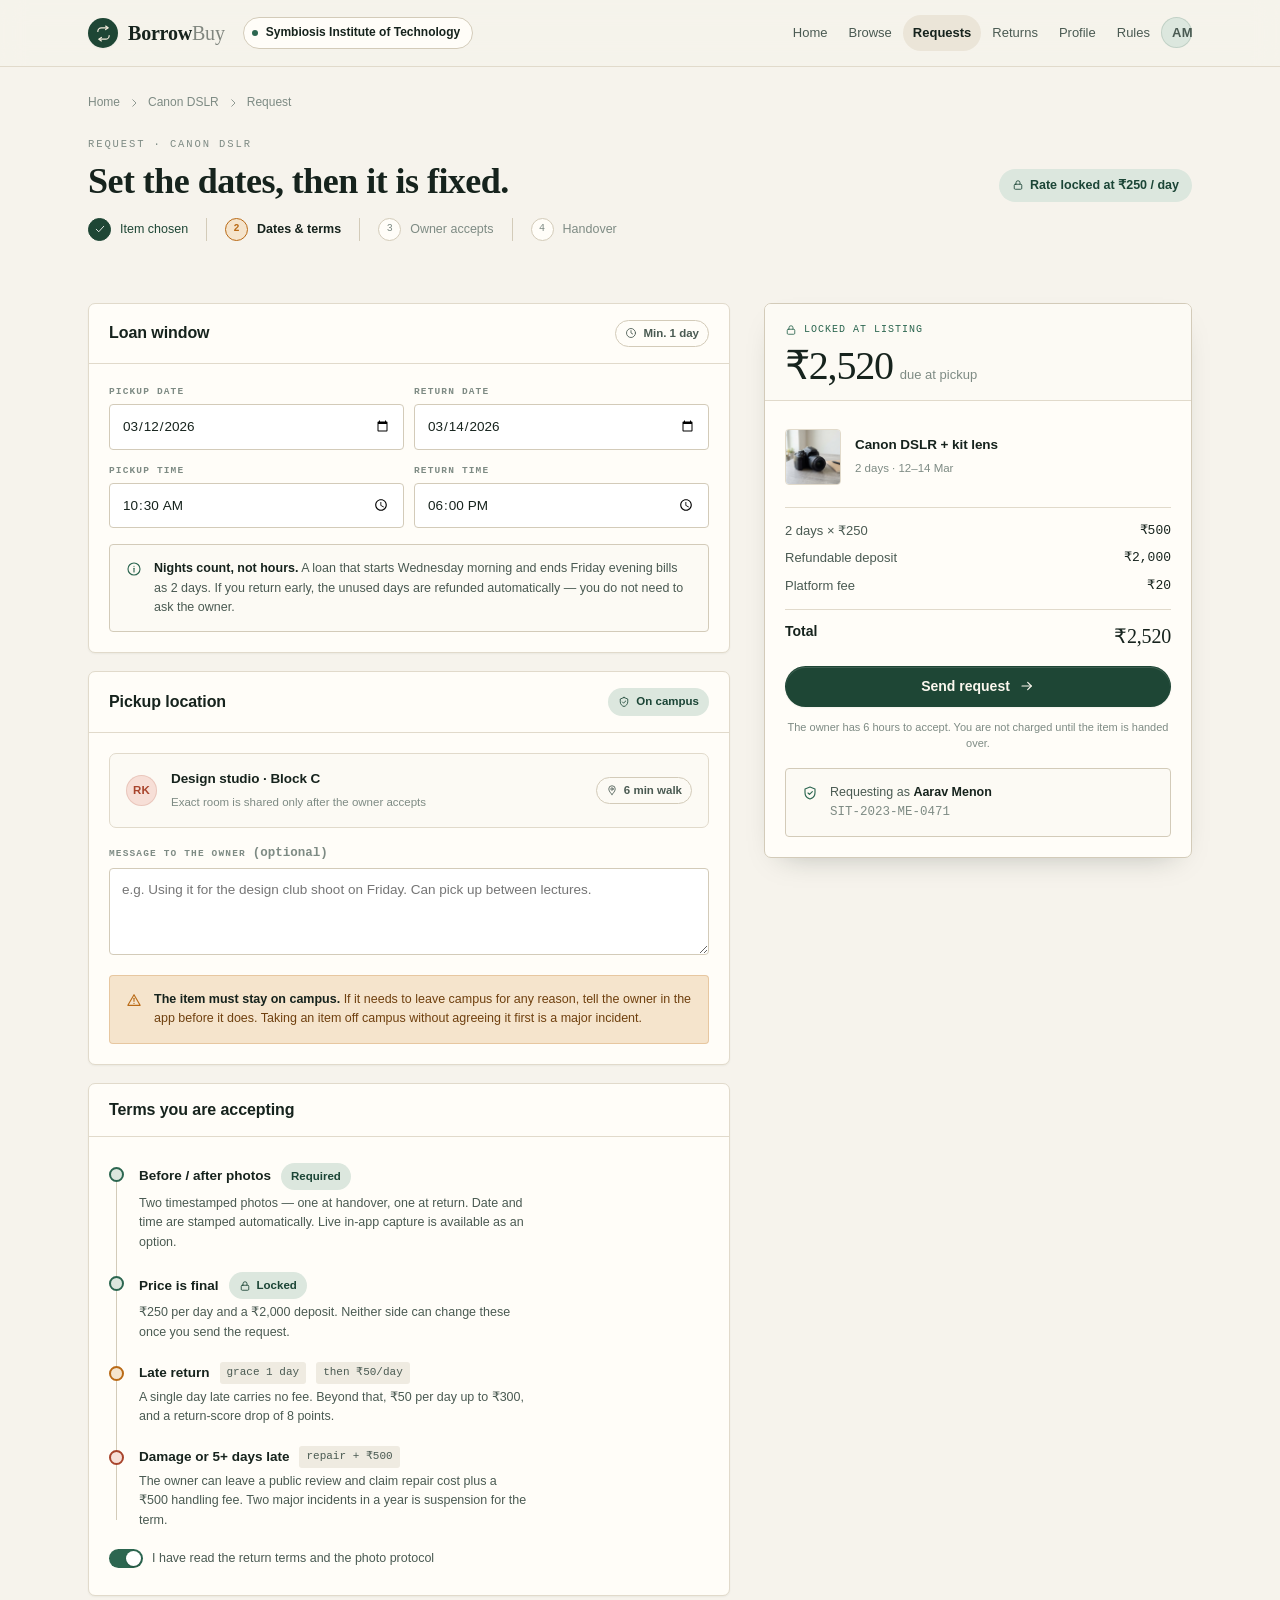
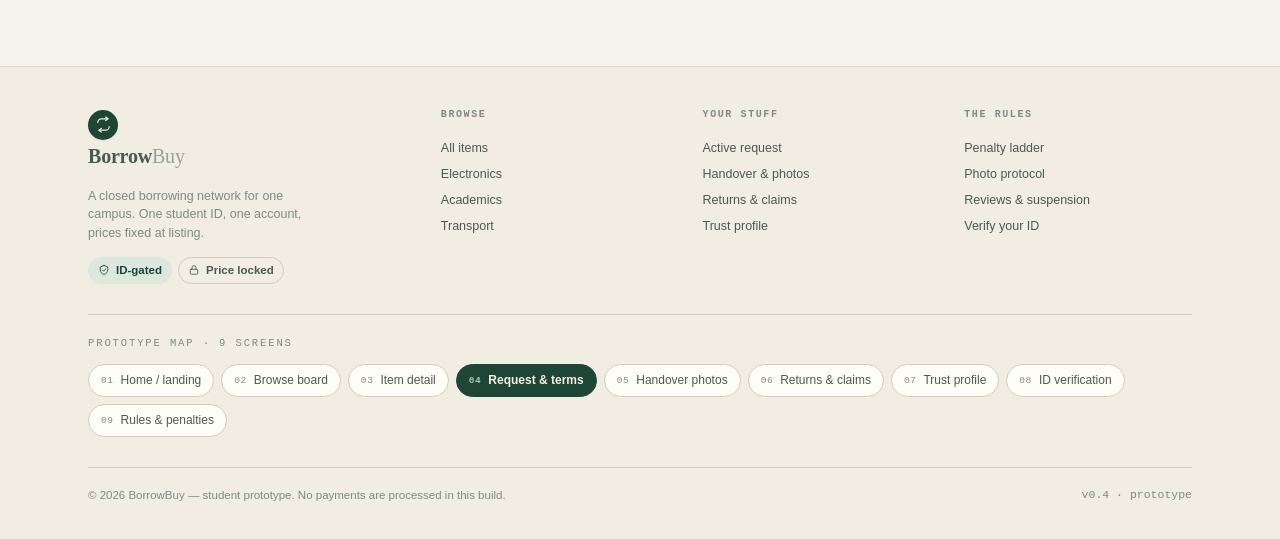
<file: request.html>
<!DOCTYPE html>
<html lang="en">
<head>
<meta charset="utf-8">
<meta name="viewport" content="width=device-width, initial-scale=1">
<title>Request · Canon DSLR · BorrowBuy</title>
<meta name="description" content="BorrowBuy — a verified, campus-only borrowing network where students lend what they already own at a fixed price.">
<link rel="stylesheet" href="assets/styles.css">
</head>
<body>
<header class="site-header">
  <div class="wrap">
    <a class="brand" href="index.html" aria-label="BorrowBuy home">
      <span class="brand-mark"><svg viewBox="0 0 24 24" width="17" height="17" fill="none" stroke="currentColor" stroke-width="1.7" stroke-linecap="round" stroke-linejoin="round" aria-hidden="true" ><path d="M4 9a5 5 0 0 1 5-5h9"/><path d="M15 1.5 18.5 4 15 6.5"/><path d="M20 15a5 5 0 0 1-5 5H6"/><path d="M9 22.5 5.5 20 9 17.5"/></svg></span>
      <span class="brand-name"><b>Borrow</b><span>Buy</span></span>
    </a>
    <div class="campus-chip" title="Only verified students of this campus can list or borrow">
      <span class="dot"></span>
      <span class="txt"><b>Symbiosis Institute of Technology</b></span>
    </div>
    <nav class="nav" aria-label="Primary">
      <a href="index.html"><span class="label">Home</span></a><a href="browse.html"><span class="label">Browse</span></a><a href="request.html" class="is-active" aria-current="page"><span class="label">Requests</span></a><a href="returns.html"><span class="label">Returns</span></a><a href="profile.html"><span class="label">Profile</span></a><a href="rules.html"><span class="label">Rules</span></a>
      <a href="profile.html" class="avatar" title="Aarav Menon — verified Mechanical · 3rd year">AM</a>
    </nav>
    <button class="nav-toggle" aria-label="Menu"><svg viewBox="0 0 24 24" width="18" height="18" fill="none" stroke="currentColor" stroke-width="1.7" stroke-linecap="round" stroke-linejoin="round" aria-hidden="true" ><path d="M4 6.5h16M7 12h10M10 17.5h4"/></svg></button>
  </div>
</header>

<main id="main">
  <div class="wrap" style="padding-top:26px">
    <div class="crumbs">
      <a href="index.html">Home</a><svg viewBox="0 0 24 24" width="12" height="12" fill="none" stroke="currentColor" stroke-width="1.7" stroke-linecap="round" stroke-linejoin="round" aria-hidden="true" ><path d="m9.5 5.5 6.5 6.5-6.5 6.5"/></svg>
      <a href="item.html">Canon DSLR</a><svg viewBox="0 0 24 24" width="12" height="12" fill="none" stroke="currentColor" stroke-width="1.7" stroke-linecap="round" stroke-linejoin="round" aria-hidden="true" ><path d="m9.5 5.5 6.5 6.5-6.5 6.5"/></svg>
      <span>Request</span>
    </div>

    <div class="section-head" style="margin-top:18px;margin-bottom:16px;align-items:flex-end">
      <div>
        <span class="eyebrow">Request · Canon DSLR</span>
        <h1 style="font-size:clamp(26px,3vw,36px);margin-top:7px">Set the dates, then it is fixed.</h1>
      </div>
      <span class="chip green lg"><svg viewBox="0 0 24 24" width="13" height="13" fill="none" stroke="currentColor" stroke-width="1.7" stroke-linecap="round" stroke-linejoin="round" aria-hidden="true" ><rect x="4.5" y="10.5" width="15" height="10" rx="2"/><path d="M8 10.5V7.5a4 4 0 0 1 8 0v3"/></svg> Rate locked at ₹250 / day</span>
    </div>

    <div class="stepper">
      <div class="s done"><span class="b"><svg viewBox="0 0 24 24" width="12" height="12" fill="none" stroke="currentColor" stroke-width="1.7" stroke-linecap="round" stroke-linejoin="round" aria-hidden="true" ><path d="M4.5 12.5 9.5 17.5 19.5 6.5"/></svg></span> Item chosen</div>
      <div class="s now"><span class="b">2</span> Dates &amp; terms</div>
      <div class="s"><span class="b">3</span> Owner accepts</div>
      <div class="s"><span class="b">4</span> Handover</div>
    </div>

    <div class="two-col">
      <div>
        <div class="card">
          <div class="card-head">
            <h3>Loan window</h3>
            <span class="chip outline"><svg viewBox="0 0 24 24" width="11" height="11" fill="none" stroke="currentColor" stroke-width="1.7" stroke-linecap="round" stroke-linejoin="round" aria-hidden="true" ><circle cx="12" cy="12" r="9"/><path d="M12 7.2V12l3.4 2"/></svg> Min. 1 day</span>
          </div>
          <div class="card-body">
            <div class="input-row">
              <div class="field" style="margin-bottom:0">
                <label>Pickup date</label>
                <input class="input" type="date" value="2026-03-12">
              </div>
              <div class="field" style="margin-bottom:0">
                <label>Return date</label>
                <input class="input" type="date" value="2026-03-14">
              </div>
            </div>

            <div class="input-row" style="margin-top:13px">
              <div class="field" style="margin-bottom:0">
                <label>Pickup time</label>
                <input class="input" type="time" value="10:30">
              </div>
              <div class="field" style="margin-bottom:0">
                <label>Return time</label>
                <input class="input" type="time" value="18:00">
              </div>
            </div>

            <div class="note" style="margin-top:16px">
              <svg viewBox="0 0 24 24" width="16" height="16" fill="none" stroke="currentColor" stroke-width="1.7" stroke-linecap="round" stroke-linejoin="round" aria-hidden="true" ><circle cx="12" cy="12" r="9"/><path d="M12 11v5.5"/><circle cx="12" cy="7.9" r=".9" fill="currentColor" stroke="none"/></svg>
              <div><b>Nights count, not hours.</b> A loan that starts Wednesday morning and ends Friday evening bills as 2 days. If you return early, the unused days are refunded automatically — you do not need to ask the owner.</div>
            </div>
          </div>
        </div>

        <div class="card" style="margin-top:18px">
          <div class="card-head">
            <h3>Pickup location</h3>
            <span class="chip green"><svg viewBox="0 0 24 24" width="11" height="11" fill="none" stroke="currentColor" stroke-width="1.7" stroke-linecap="round" stroke-linejoin="round" aria-hidden="true" ><path d="M12 3 4.5 6v5.5c0 4.6 3.1 8.3 7.5 9.5 4.4-1.2 7.5-4.9 7.5-9.5V6L12 3Z"/><path d="M9 12l2.2 2.2L15.5 10"/></svg> On campus</span>
          </div>
          <div class="card-body">
            <div class="row-card" style="background:#FCFAF4">
              <span class="avatar clay">RK</span>
              <div class="who">
                <b>Design studio · Block C</b>
                <span>Exact room is shared only after the owner accepts</span>
              </div>
              <span class="chip outline"><svg viewBox="0 0 24 24" width="11" height="11" fill="none" stroke="currentColor" stroke-width="1.7" stroke-linecap="round" stroke-linejoin="round" aria-hidden="true" ><path d="M12 21s6.5-6 6.5-11a6.5 6.5 0 1 0-13 0C5.5 15 12 21 12 21Z"/><circle cx="12" cy="10" r="2.4"/></svg> 6 min walk</span>
            </div>

            <div class="field" style="margin-top:16px">
              <label>Message to the owner <span class="tiny" style="text-transform:none;letter-spacing:0">(optional)</span></label>
              <textarea class="input" rows="3" placeholder="e.g. Using it for the design club shoot on Friday. Can pick up between lectures."></textarea>
            </div>

            <div class="note warn" style="margin-top:4px">
              <svg viewBox="0 0 24 24" width="16" height="16" fill="none" stroke="currentColor" stroke-width="1.7" stroke-linecap="round" stroke-linejoin="round" aria-hidden="true" ><path d="M12 4 2.8 20h18.4L12 4Z"/><path d="M12 9.5v4.5"/><circle cx="12" cy="17.2" r=".9" fill="currentColor" stroke="none"/></svg>
              <div><b>The item must stay on campus.</b> If it needs to leave campus for any reason, tell the owner in the app before it does. Taking an item off campus without agreeing it first is a major incident.</div>
            </div>
          </div>
        </div>

        <div class="card" style="margin-top:18px">
          <div class="card-head"><h3>Terms you are accepting</h3></div>
          <div class="card-body">
            <div class="ladder">
              <div class="step-row ok">
                <span class="dot"></span>
                <div class="hdr"><b>Before / after photos</b><span class="chip green">Required</span></div>
                <p>Two timestamped photos — one at handover, one at return. Date and time are stamped automatically. Live in-app capture is available as an option.</p>
              </div>
              <div class="step-row ok">
                <span class="dot"></span>
                <div class="hdr"><b>Price is final</b><span class="chip green"><svg viewBox="0 0 24 24" width="10" height="10" fill="none" stroke="currentColor" stroke-width="1.7" stroke-linecap="round" stroke-linejoin="round" aria-hidden="true" ><rect x="4.5" y="10.5" width="15" height="10" rx="2"/><path d="M8 10.5V7.5a4 4 0 0 1 8 0v3"/></svg> Locked</span></div>
                <p>₹250 per day and a ₹2,000 deposit. Neither side can change these once you send the request.</p>
              </div>
              <div class="step-row warn">
                <span class="dot"></span>
                <div class="hdr"><b>Late return</b><span class="amt">grace 1 day</span><span class="amt">then ₹50/day</span></div>
                <p>A single day late carries no fee. Beyond that, ₹50 per day up to ₹300, and a return-score drop of 8 points.</p>
              </div>
              <div class="step-row bad">
                <span class="dot"></span>
                <div class="hdr"><b>Damage or 5+ days late</b><span class="amt">repair + ₹500</span></div>
                <p>The owner can leave a public review and claim repair cost plus a ₹500 handling fee. Two major incidents in a year is suspension for the term.</p>
              </div>
            </div>

            <label class="switch" style="margin-top:18px">
              <input type="checkbox" checked>
              <span class="track"></span>
              I have read the return terms and the photo protocol
            </label>
          </div>
        </div>
      </div>

      <!-- summary -->
      <aside class="booking">
        <div class="booking-head">
          <div class="price-lock"><svg viewBox="0 0 24 24" width="12" height="12" fill="none" stroke="currentColor" stroke-width="1.7" stroke-linecap="round" stroke-linejoin="round" aria-hidden="true" ><rect x="4.5" y="10.5" width="15" height="10" rx="2"/><path d="M8 10.5V7.5a4 4 0 0 1 8 0v3"/></svg> Locked at listing</div>
          <div class="big-price"><span class="amt">₹2,520</span><span class="unit">due at pickup</span></div>
        </div>
        <div class="booking-body">
          <div class="row-card" style="padding:10px 0;border:0;background:none">
            <img class="thumb" src="assets/img/item-camera.jpg" alt="">
            <div class="who"><b>Canon DSLR + kit lens</b><span>2 days · 12–14 Mar</span></div>
          </div>

          <div class="calc" style="border-top:1px solid var(--line);margin-top:12px">
            <div class="r"><span>2 days × ₹250</span><span class="mono">₹500</span></div>
            <div class="r"><span>Refundable deposit</span><span class="mono">₹2,000</span></div>
            <div class="r"><span>Platform fee</span><span class="mono">₹20</span></div>
            <div class="r total"><span>Total</span><span class="mono">₹2,520</span></div>
          </div>

          <a class="btn btn-primary btn-block" href="handover.html" style="margin-top:14px">Send request <svg viewBox="0 0 24 24" width="16" height="16" fill="none" stroke="currentColor" stroke-width="1.7" stroke-linecap="round" stroke-linejoin="round" aria-hidden="true" ><path d="M4.5 12h14"/><path d="m13 6.5 5.5 5.5-5.5 5.5"/></svg></a>
          <p class="fine">The owner has 6 hours to accept. You are not charged until the item is handed over.</p>

          <div class="note" style="margin-top:16px;background:#FCFAF4">
            <svg viewBox="0 0 24 24" width="16" height="16" fill="none" stroke="currentColor" stroke-width="1.7" stroke-linecap="round" stroke-linejoin="round" aria-hidden="true" ><path d="M12 3 4.5 6v5.5c0 4.6 3.1 8.3 7.5 9.5 4.4-1.2 7.5-4.9 7.5-9.5V6L12 3Z"/><path d="M9 12l2.2 2.2L15.5 10"/></svg>
            <div>Requesting as <b>Aarav Menon</b><br><span class="mono tiny">SIT-2023-ME-0471</span></div>
          </div>
        </div>
      </aside>
    </div>
  </div>
</main>
<footer class="site-footer">
  <div class="wrap">
    <div class="footer-grid">
      <div>
        <a class="brand" href="index.html">
          <span class="brand-mark"><svg viewBox="0 0 24 24" width="17" height="17" fill="none" stroke="currentColor" stroke-width="1.7" stroke-linecap="round" stroke-linejoin="round" aria-hidden="true" ><path d="M4 9a5 5 0 0 1 5-5h9"/><path d="M15 1.5 18.5 4 15 6.5"/><path d="M20 15a5 5 0 0 1-5 5H6"/><path d="M9 22.5 5.5 20 9 17.5"/></svg></span>
          <span class="brand-name"><b>Borrow</b><span>Buy</span></span>
        </a>
        <p class="tiny" style="margin-top:12px;max-width:34ch">A closed borrowing network for one campus. One student ID, one account, prices fixed at listing.</p>
        <div class="tag-row" style="margin-top:14px">
          <span class="chip green"><svg viewBox="0 0 24 24" width="12" height="12" fill="none" stroke="currentColor" stroke-width="1.7" stroke-linecap="round" stroke-linejoin="round" aria-hidden="true" ><path d="M12 3 4.5 6v5.5c0 4.6 3.1 8.3 7.5 9.5 4.4-1.2 7.5-4.9 7.5-9.5V6L12 3Z"/><path d="M9 12l2.2 2.2L15.5 10"/></svg> ID-gated</span>
          <span class="chip outline"><svg viewBox="0 0 24 24" width="12" height="12" fill="none" stroke="currentColor" stroke-width="1.7" stroke-linecap="round" stroke-linejoin="round" aria-hidden="true" ><rect x="4.5" y="10.5" width="15" height="10" rx="2"/><path d="M8 10.5V7.5a4 4 0 0 1 8 0v3"/></svg> Price locked</span>
        </div>
      </div>
      <div>
        <h5>Browse</h5>
        <a href="browse.html">All items</a>
        <a href="browse.html#electronics">Electronics</a>
        <a href="browse.html#academics">Academics</a>
        <a href="browse.html#transport">Transport</a>
      </div>
      <div>
        <h5>Your stuff</h5>
        <a href="request.html">Active request</a>
        <a href="handover.html">Handover &amp; photos</a>
        <a href="returns.html">Returns &amp; claims</a>
        <a href="profile.html">Trust profile</a>
      </div>
      <div>
        <h5>The rules</h5>
        <a href="rules.html">Penalty ladder</a>
        <a href="rules.html#photos">Photo protocol</a>
        <a href="rules.html#reviews">Reviews &amp; suspension</a>
        <a href="verify.html">Verify your ID</a>
      </div>
    </div>

    <div class="screen-map">
      <span class="eyebrow">Prototype map · 9 screens</span>
      <div class="screen-map-links">
        <a href="index.html"><span class="n">01</span>Home / landing</a>
        <a href="browse.html"><span class="n">02</span>Browse board</a>
        <a href="item.html"><span class="n">03</span>Item detail</a>
        <a href="request.html" class="is-here" aria-current="page"><span class="n">04</span>Request & terms</a>
        <a href="handover.html"><span class="n">05</span>Handover photos</a>
        <a href="returns.html"><span class="n">06</span>Returns & claims</a>
        <a href="profile.html"><span class="n">07</span>Trust profile</a>
        <a href="verify.html"><span class="n">08</span>ID verification</a>
        <a href="rules.html"><span class="n">09</span>Rules & penalties</a>
      </div>
    </div>
    <div class="footer-bottom">
      <span>© 2026 BorrowBuy — student prototype. No payments are processed in this build.</span>
      <span class="mono">v0.4 · prototype</span>
    </div>
  </div>
</footer>

</body>
</html>
</file>
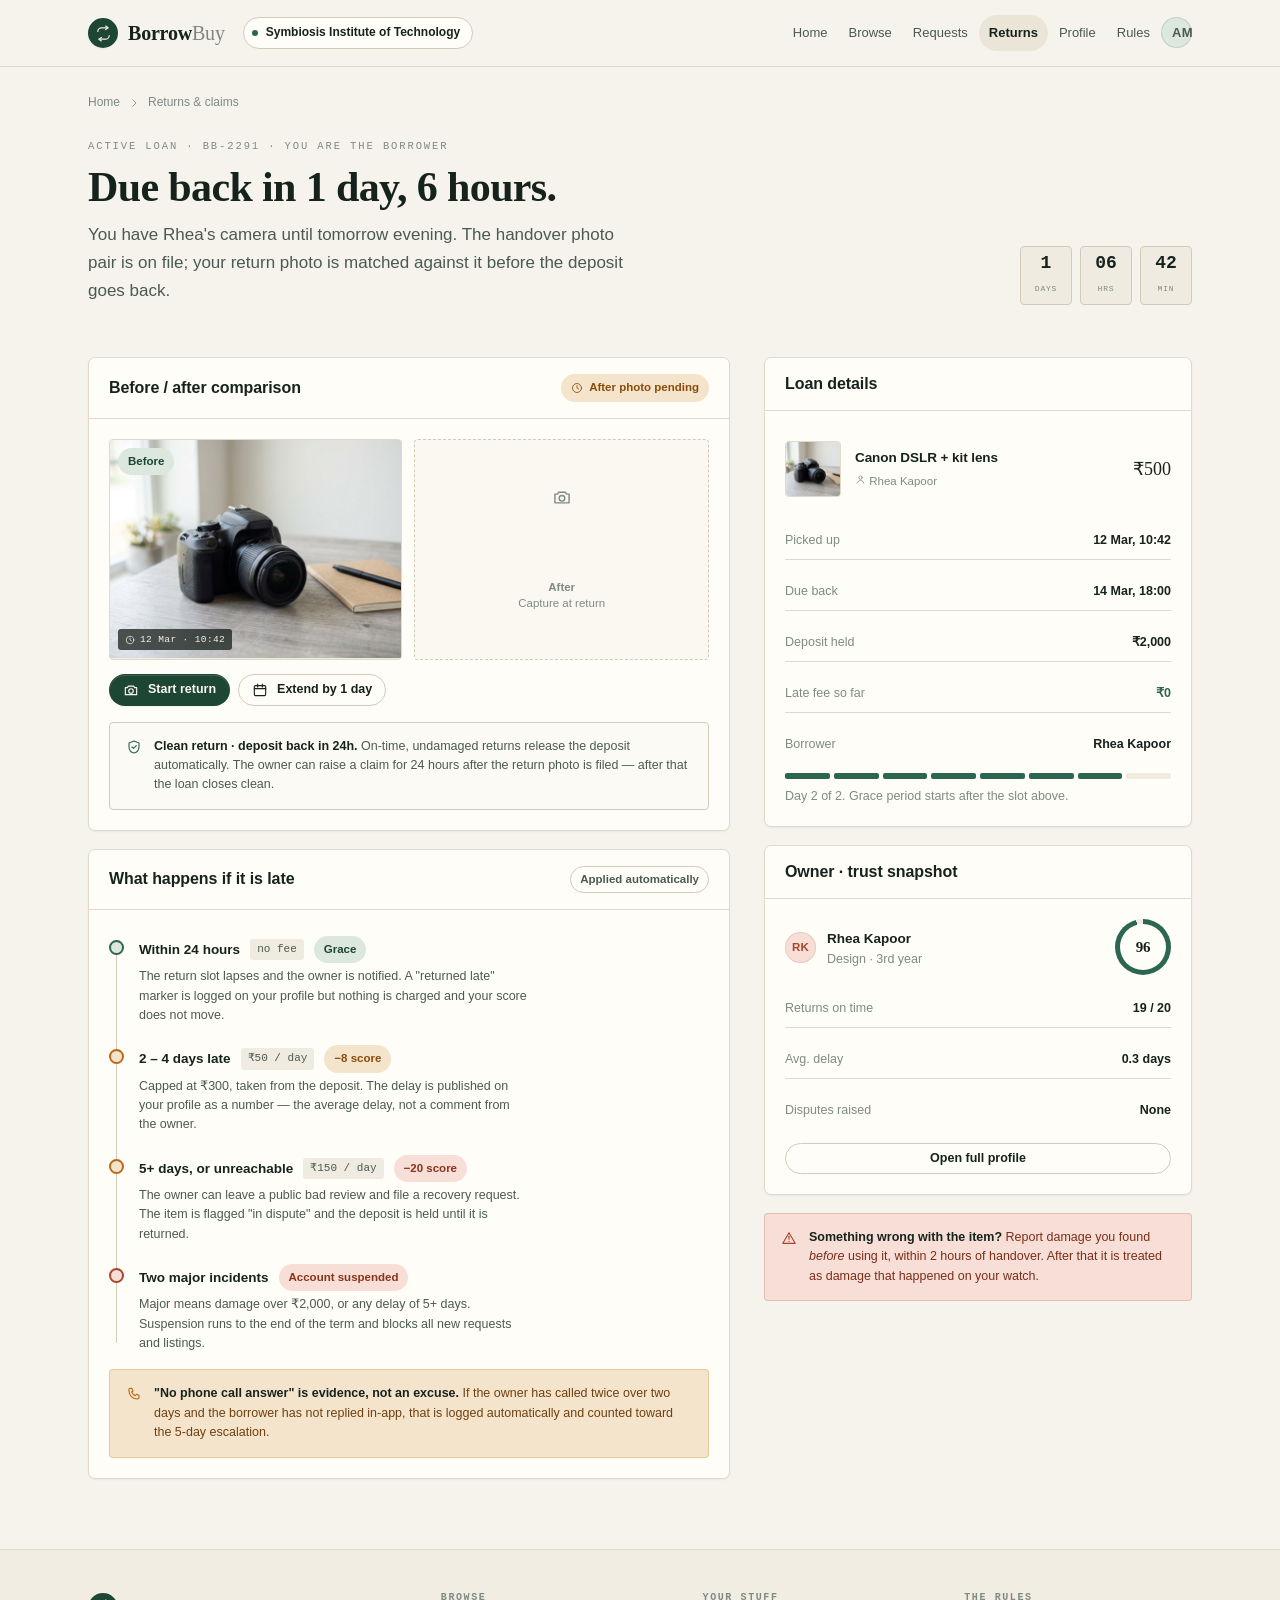
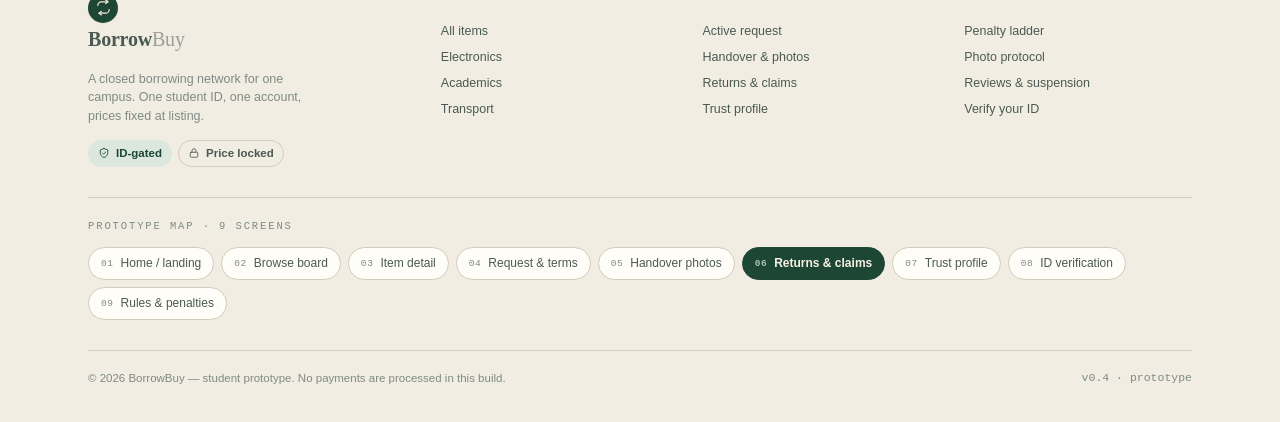
<file: returns.html>
<!DOCTYPE html>
<html lang="en">
<head>
<meta charset="utf-8">
<meta name="viewport" content="width=device-width, initial-scale=1">
<title>Returns & claims · BorrowBuy</title>
<meta name="description" content="BorrowBuy — a verified, campus-only borrowing network where students lend what they already own at a fixed price.">
<link rel="stylesheet" href="assets/styles.css">
</head>
<body>
<header class="site-header">
  <div class="wrap">
    <a class="brand" href="index.html" aria-label="BorrowBuy home">
      <span class="brand-mark"><svg viewBox="0 0 24 24" width="17" height="17" fill="none" stroke="currentColor" stroke-width="1.7" stroke-linecap="round" stroke-linejoin="round" aria-hidden="true" ><path d="M4 9a5 5 0 0 1 5-5h9"/><path d="M15 1.5 18.5 4 15 6.5"/><path d="M20 15a5 5 0 0 1-5 5H6"/><path d="M9 22.5 5.5 20 9 17.5"/></svg></span>
      <span class="brand-name"><b>Borrow</b><span>Buy</span></span>
    </a>
    <div class="campus-chip" title="Only verified students of this campus can list or borrow">
      <span class="dot"></span>
      <span class="txt"><b>Symbiosis Institute of Technology</b></span>
    </div>
    <nav class="nav" aria-label="Primary">
      <a href="index.html"><span class="label">Home</span></a><a href="browse.html"><span class="label">Browse</span></a><a href="request.html"><span class="label">Requests</span></a><a href="returns.html" class="is-active" aria-current="page"><span class="label">Returns</span></a><a href="profile.html"><span class="label">Profile</span></a><a href="rules.html"><span class="label">Rules</span></a>
      <a href="profile.html" class="avatar" title="Aarav Menon — verified Mechanical · 3rd year">AM</a>
    </nav>
    <button class="nav-toggle" aria-label="Menu"><svg viewBox="0 0 24 24" width="18" height="18" fill="none" stroke="currentColor" stroke-width="1.7" stroke-linecap="round" stroke-linejoin="round" aria-hidden="true" ><path d="M4 6.5h16M7 12h10M10 17.5h4"/></svg></button>
  </div>
</header>

<main id="main">
  <div class="wrap" style="padding-top:26px">
    <div class="crumbs">
      <a href="index.html">Home</a><svg viewBox="0 0 24 24" width="12" height="12" fill="none" stroke="currentColor" stroke-width="1.7" stroke-linecap="round" stroke-linejoin="round" aria-hidden="true" ><path d="m9.5 5.5 6.5 6.5-6.5 6.5"/></svg>
      <span>Returns &amp; claims</span>
    </div>

    <div class="section-head" style="margin-top:20px;align-items:flex-end">
      <div>
        <span class="eyebrow">Active loan · BB-2291 · you are the borrower</span>
        <h1 style="font-size:clamp(28px,3.4vw,42px);margin-top:8px">Due back in 1 day, 6 hours.</h1>
        <p class="lede" style="margin-top:10px;max-width:58ch">You have Rhea's camera until tomorrow evening. The handover photo pair is on file; your return photo is matched against it before the deposit goes back.</p>
      </div>
      <div class="countdown">
        <div class="u"><b>1</b><span>days</span></div>
        <div class="u"><b>06</b><span>hrs</span></div>
        <div class="u"><b>42</b><span>min</span></div>
      </div>
    </div>

    <div class="two-col" style="padding-top:26px">
      <div>
        <div class="card">
          <div class="card-head">
            <h3>Before / after comparison</h3>
            <span class="chip ochre"><svg viewBox="0 0 24 24" width="11" height="11" fill="none" stroke="currentColor" stroke-width="1.7" stroke-linecap="round" stroke-linejoin="round" aria-hidden="true" ><circle cx="12" cy="12" r="9"/><path d="M12 7.2V12l3.4 2"/></svg> After photo pending</span>
          </div>
          <div class="card-body">
            <div class="photo-pair">
              <div class="photo-slot">
                <div class="ph"><img src="assets/img/item-camera.jpg" alt="Before handover"></div>
                <span class="corner chip green">Before</span>
                <span class="ts"><svg viewBox="0 0 24 24" width="10" height="10" fill="none" stroke="currentColor" stroke-width="1.7" stroke-linecap="round" stroke-linejoin="round" aria-hidden="true" ><circle cx="12" cy="12" r="9"/><path d="M12 7.2V12l3.4 2"/></svg> 12 Mar · 10:42</span>
              </div>
              <div class="photo-empty">
                <svg viewBox="0 0 24 24" width="20" height="20" fill="none" stroke="currentColor" stroke-width="1.7" stroke-linecap="round" stroke-linejoin="round" aria-hidden="true" ><path d="M3.5 8.5h3l1.6-2.3h7.8L17.5 8.5h3v10.5h-17z"/><circle cx="12" cy="13.5" r="3.4"/></svg>
                <span><b>After</b><br>Capture at return</span>
              </div>
            </div>

            <div class="inline" style="margin-top:14px;gap:8px">
              <button class="btn btn-primary btn-sm" onclick="return false"><svg viewBox="0 0 24 24" width="14" height="14" fill="none" stroke="currentColor" stroke-width="1.7" stroke-linecap="round" stroke-linejoin="round" aria-hidden="true" ><path d="M3.5 8.5h3l1.6-2.3h7.8L17.5 8.5h3v10.5h-17z"/><circle cx="12" cy="13.5" r="3.4"/></svg> Start return</button>
              <button class="btn btn-ghost btn-sm" onclick="return false"><svg viewBox="0 0 24 24" width="14" height="14" fill="none" stroke="currentColor" stroke-width="1.7" stroke-linecap="round" stroke-linejoin="round" aria-hidden="true" ><rect x="3.5" y="5.5" width="17" height="15" rx="2"/><path d="M3.5 10h17M8.5 3.2v4.4M15.5 3.2v4.4"/></svg> Extend by 1 day</button>
            </div>

            <div class="note" style="margin-top:16px">
              <svg viewBox="0 0 24 24" width="16" height="16" fill="none" stroke="currentColor" stroke-width="1.7" stroke-linecap="round" stroke-linejoin="round" aria-hidden="true" ><path d="M12 3 4.5 6v5.5c0 4.6 3.1 8.3 7.5 9.5 4.4-1.2 7.5-4.9 7.5-9.5V6L12 3Z"/><path d="M9 12l2.2 2.2L15.5 10"/></svg>
              <div><b>Clean return · deposit back in 24h.</b> On-time, undamaged returns release the deposit automatically. The owner can raise a claim for 24 hours after the return photo is filed — after that the loan closes clean.</div>
            </div>
          </div>
        </div>

        <div class="card" style="margin-top:18px">
          <div class="card-head">
            <h3>What happens if it is late</h3>
            <span class="chip outline">Applied automatically</span>
          </div>
          <div class="card-body">
            <div class="ladder">
              <div class="step-row ok">
                <span class="dot"></span>
                <div class="hdr"><b>Within 24 hours</b><span class="amt">no fee</span><span class="chip green">Grace</span></div>
                <p>The return slot lapses and the owner is notified. A "returned late" marker is logged on your profile but nothing is charged and your score does not move.</p>
              </div>
              <div class="step-row warn">
                <span class="dot"></span>
                <div class="hdr"><b>2 – 4 days late</b><span class="amt">₹50 / day</span><span class="chip ochre">−8 score</span></div>
                <p>Capped at ₹300, taken from the deposit. The delay is published on your profile as a number — the average delay, not a comment from the owner.</p>
              </div>
              <div class="step-row warn">
                <span class="dot"></span>
                <div class="hdr"><b>5+ days, or unreachable</b><span class="amt">₹150 / day</span><span class="chip clay">−20 score</span></div>
                <p>The owner can leave a public bad review and file a recovery request. The item is flagged "in dispute" and the deposit is held until it is returned.</p>
              </div>
              <div class="step-row bad">
                <span class="dot"></span>
                <div class="hdr"><b>Two major incidents</b><span class="chip clay">Account suspended</span></div>
                <p>Major means damage over ₹2,000, or any delay of 5+ days. Suspension runs to the end of the term and blocks all new requests and listings.</p>
              </div>
            </div>

            <div class="note warn" style="margin-top:16px">
              <svg viewBox="0 0 24 24" width="16" height="16" fill="none" stroke="currentColor" stroke-width="1.7" stroke-linecap="round" stroke-linejoin="round" aria-hidden="true" ><path d="M6 3.5h3l1.5 4-2 1.5a11 11 0 0 0 5.5 5.5l1.5-2 4 1.5v3A2.5 2.5 0 0 1 17 19.5C10 19.5 4.5 14 4.5 7A2.5 2.5 0 0 1 6 3.5Z"/></svg>
              <div><b>"No phone call answer" is evidence, not an excuse.</b> If the owner has called twice over two days and the borrower has not replied in-app, that is logged automatically and counted toward the 5-day escalation.</div>
            </div>
          </div>
        </div>
      </div>

      <aside>
        <div class="card">
          <div class="card-head"><h3>Loan details</h3></div>
          <div class="card-body">
            <div class="row-card" style="padding:10px 0;border:0;background:none">
              <img class="thumb" src="assets/img/item-camera.jpg" alt="">
              <div class="who"><b>Canon DSLR + kit lens</b><span><svg viewBox="0 0 24 24" width="11" height="11" fill="none" stroke="currentColor" stroke-width="1.7" stroke-linecap="round" stroke-linejoin="round" aria-hidden="true" ><circle cx="12" cy="8" r="3.7"/><path d="M4.8 20c.8-4 3.7-6 7.2-6s6.4 2 7.2 6"/></svg> Rhea Kapoor</span></div>
              <span class="right"><span class="amt">₹500</span></span>
            </div>
            <div class="stack" style="margin-top:14px">
              <div class="kv"><span class="k">Picked up</span><span class="v">12 Mar, 10:42</span></div>
              <div class="kv"><span class="k">Due back</span><span class="v">14 Mar, 18:00</span></div>
              <div class="kv"><span class="k">Deposit held</span><span class="v">₹2,000</span></div>
              <div class="kv"><span class="k">Late fee so far</span><span class="v" style="color:var(--forest-2)">₹0</span></div>
              <div class="kv"><span class="k">Borrower</span><span class="v">Rhea Kapoor</span></div>
            </div>
            <div class="meter">
              <i class="on"></i><i class="on"></i><i class="on"></i><i class="on"></i><i class="on"></i><i class="on"></i><i class="on"></i><i></i>
            </div>
            <p class="tiny" style="margin-top:8px">Day 2 of 2. Grace period starts after the slot above.</p>
          </div>
        </div>

        <div class="card" style="margin-top:18px">
          <div class="card-head"><h3>Owner · trust snapshot</h3></div>
          <div class="card-body">
            <div class="inline" style="gap:11px">
              <span class="avatar clay">RK</span>
              <div class="who" style="flex:1">
                <b style="font-size:13.5px">Rhea Kapoor</b>
                <div class="tiny">Design · 3rd year</div>
              </div>
              <div class="ring" style="--pct:96;--size:56px;--thick:5px">
                <span class="in"><b style="font-size:15px">96</b></span>
              </div>
            </div>
            <div class="stack" style="margin-top:14px">
              <div class="kv"><span class="k">Returns on time</span><span class="v">19 / 20</span></div>
              <div class="kv"><span class="k">Avg. delay</span><span class="v">0.3 days</span></div>
              <div class="kv"><span class="k">Disputes raised</span><span class="v">None</span></div>
            </div>
            <a class="btn btn-ghost btn-block btn-sm" href="profile.html" style="margin-top:14px">Open full profile</a>
          </div>
        </div>

        <div class="note danger" style="margin-top:18px">
          <svg viewBox="0 0 24 24" width="16" height="16" fill="none" stroke="currentColor" stroke-width="1.7" stroke-linecap="round" stroke-linejoin="round" aria-hidden="true" ><path d="M12 4 2.8 20h18.4L12 4Z"/><path d="M12 9.5v4.5"/><circle cx="12" cy="17.2" r=".9" fill="currentColor" stroke="none"/></svg>
          <div><b>Something wrong with the item?</b> Report damage you found <em>before</em> using it, within 2 hours of handover. After that it is treated as damage that happened on your watch.</div>
        </div>
      </aside>
    </div>
  </div>
</main>
<footer class="site-footer">
  <div class="wrap">
    <div class="footer-grid">
      <div>
        <a class="brand" href="index.html">
          <span class="brand-mark"><svg viewBox="0 0 24 24" width="17" height="17" fill="none" stroke="currentColor" stroke-width="1.7" stroke-linecap="round" stroke-linejoin="round" aria-hidden="true" ><path d="M4 9a5 5 0 0 1 5-5h9"/><path d="M15 1.5 18.5 4 15 6.5"/><path d="M20 15a5 5 0 0 1-5 5H6"/><path d="M9 22.5 5.5 20 9 17.5"/></svg></span>
          <span class="brand-name"><b>Borrow</b><span>Buy</span></span>
        </a>
        <p class="tiny" style="margin-top:12px;max-width:34ch">A closed borrowing network for one campus. One student ID, one account, prices fixed at listing.</p>
        <div class="tag-row" style="margin-top:14px">
          <span class="chip green"><svg viewBox="0 0 24 24" width="12" height="12" fill="none" stroke="currentColor" stroke-width="1.7" stroke-linecap="round" stroke-linejoin="round" aria-hidden="true" ><path d="M12 3 4.5 6v5.5c0 4.6 3.1 8.3 7.5 9.5 4.4-1.2 7.5-4.9 7.5-9.5V6L12 3Z"/><path d="M9 12l2.2 2.2L15.5 10"/></svg> ID-gated</span>
          <span class="chip outline"><svg viewBox="0 0 24 24" width="12" height="12" fill="none" stroke="currentColor" stroke-width="1.7" stroke-linecap="round" stroke-linejoin="round" aria-hidden="true" ><rect x="4.5" y="10.5" width="15" height="10" rx="2"/><path d="M8 10.5V7.5a4 4 0 0 1 8 0v3"/></svg> Price locked</span>
        </div>
      </div>
      <div>
        <h5>Browse</h5>
        <a href="browse.html">All items</a>
        <a href="browse.html#electronics">Electronics</a>
        <a href="browse.html#academics">Academics</a>
        <a href="browse.html#transport">Transport</a>
      </div>
      <div>
        <h5>Your stuff</h5>
        <a href="request.html">Active request</a>
        <a href="handover.html">Handover &amp; photos</a>
        <a href="returns.html">Returns &amp; claims</a>
        <a href="profile.html">Trust profile</a>
      </div>
      <div>
        <h5>The rules</h5>
        <a href="rules.html">Penalty ladder</a>
        <a href="rules.html#photos">Photo protocol</a>
        <a href="rules.html#reviews">Reviews &amp; suspension</a>
        <a href="verify.html">Verify your ID</a>
      </div>
    </div>

    <div class="screen-map">
      <span class="eyebrow">Prototype map · 9 screens</span>
      <div class="screen-map-links">
        <a href="index.html"><span class="n">01</span>Home / landing</a>
        <a href="browse.html"><span class="n">02</span>Browse board</a>
        <a href="item.html"><span class="n">03</span>Item detail</a>
        <a href="request.html"><span class="n">04</span>Request & terms</a>
        <a href="handover.html"><span class="n">05</span>Handover photos</a>
        <a href="returns.html" class="is-here" aria-current="page"><span class="n">06</span>Returns & claims</a>
        <a href="profile.html"><span class="n">07</span>Trust profile</a>
        <a href="verify.html"><span class="n">08</span>ID verification</a>
        <a href="rules.html"><span class="n">09</span>Rules & penalties</a>
      </div>
    </div>
    <div class="footer-bottom">
      <span>© 2026 BorrowBuy — student prototype. No payments are processed in this build.</span>
      <span class="mono">v0.4 · prototype</span>
    </div>
  </div>
</footer>

</body>
</html>
</file>
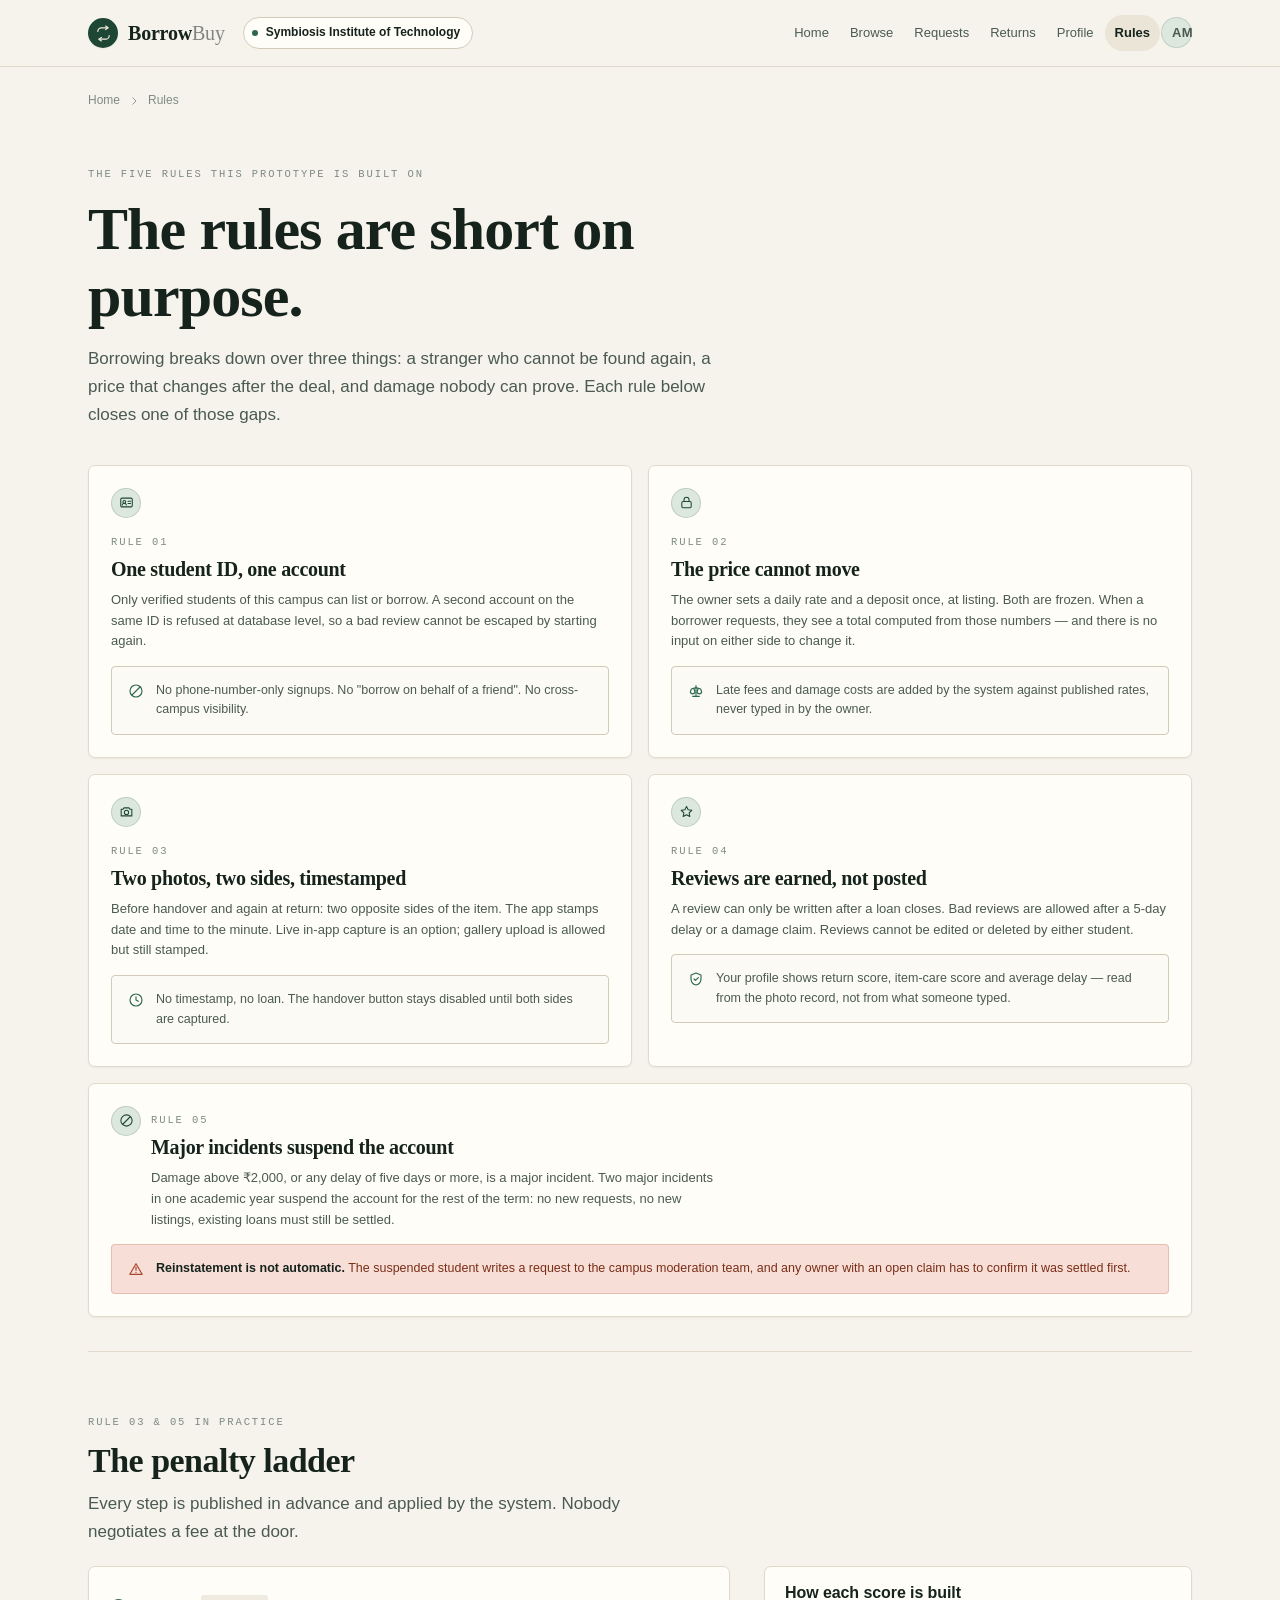
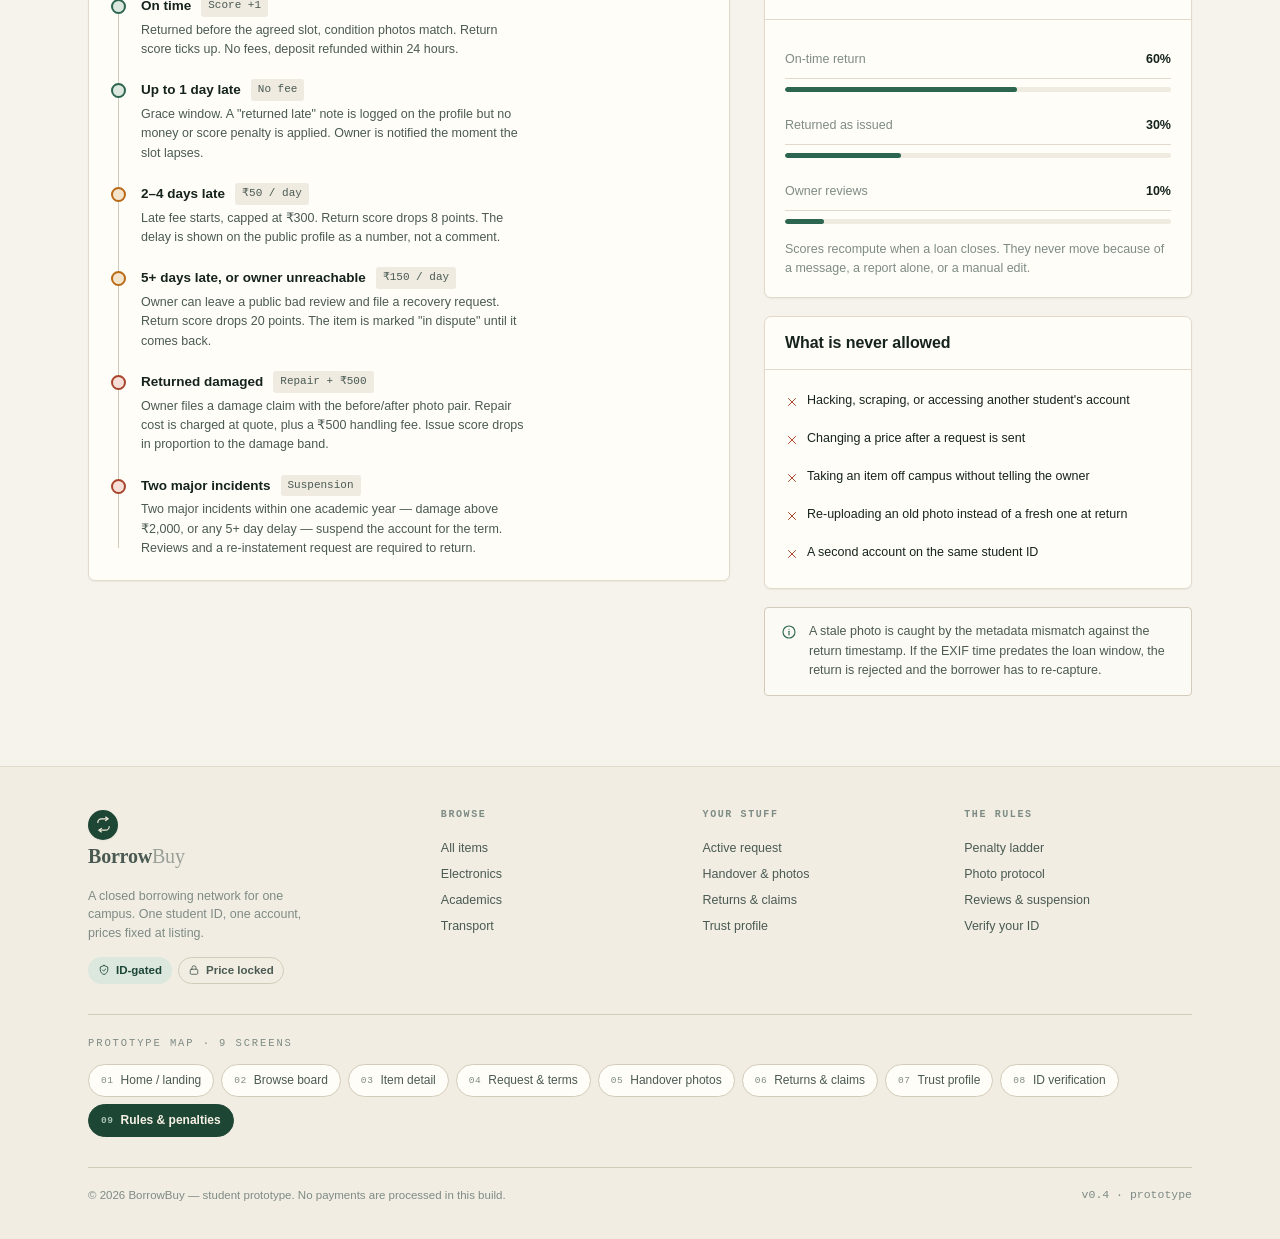
<file: rules.html>
<!DOCTYPE html>
<html lang="en">
<head>
<meta charset="utf-8">
<meta name="viewport" content="width=device-width, initial-scale=1">
<title>Rules & the penalty ladder · BorrowBuy</title>
<meta name="description" content="BorrowBuy — a verified, campus-only borrowing network where students lend what they already own at a fixed price.">
<link rel="stylesheet" href="assets/styles.css">
</head>
<body>
<header class="site-header">
  <div class="wrap">
    <a class="brand" href="index.html" aria-label="BorrowBuy home">
      <span class="brand-mark"><svg viewBox="0 0 24 24" width="17" height="17" fill="none" stroke="currentColor" stroke-width="1.7" stroke-linecap="round" stroke-linejoin="round" aria-hidden="true" ><path d="M4 9a5 5 0 0 1 5-5h9"/><path d="M15 1.5 18.5 4 15 6.5"/><path d="M20 15a5 5 0 0 1-5 5H6"/><path d="M9 22.5 5.5 20 9 17.5"/></svg></span>
      <span class="brand-name"><b>Borrow</b><span>Buy</span></span>
    </a>
    <div class="campus-chip" title="Only verified students of this campus can list or borrow">
      <span class="dot"></span>
      <span class="txt"><b>Symbiosis Institute of Technology</b></span>
    </div>
    <nav class="nav" aria-label="Primary">
      <a href="index.html"><span class="label">Home</span></a><a href="browse.html"><span class="label">Browse</span></a><a href="request.html"><span class="label">Requests</span></a><a href="returns.html"><span class="label">Returns</span></a><a href="profile.html"><span class="label">Profile</span></a><a href="rules.html" class="is-active" aria-current="page"><span class="label">Rules</span></a>
      <a href="profile.html" class="avatar" title="Aarav Menon — verified Mechanical · 3rd year">AM</a>
    </nav>
    <button class="nav-toggle" aria-label="Menu"><svg viewBox="0 0 24 24" width="18" height="18" fill="none" stroke="currentColor" stroke-width="1.7" stroke-linecap="round" stroke-linejoin="round" aria-hidden="true" ><path d="M4 6.5h16M7 12h10M10 17.5h4"/></svg></button>
  </div>
</header>

<main id="main">
  <div class="wrap">
    <div class="crumbs" style="padding-top:24px">
      <a href="index.html">Home</a><svg viewBox="0 0 24 24" width="12" height="12" fill="none" stroke="currentColor" stroke-width="1.7" stroke-linecap="round" stroke-linejoin="round" aria-hidden="true" ><path d="m9.5 5.5 6.5 6.5-6.5 6.5"/></svg><span>Rules</span>
    </div>

    <div class="page-head" style="border-bottom:0;padding-bottom:8px">
      <span class="eyebrow">The five rules this prototype is built on</span>
      <h1 style="margin-top:12px;max-width:20ch">The rules are short on purpose.</h1>
      <p class="lede" style="margin-top:14px;max-width:66ch">Borrowing breaks down over three things: a stranger who cannot be found again, a price that changes after the deal, and damage nobody can prove. Each rule below closes one of those gaps.</p>
    </div>

    <div class="rules-grid" style="display:grid;grid-template-columns:repeat(2,1fr);gap:16px;margin:28px 0 10px">

        <div class="card card-pad" id="id">
          <div class="inline" style="gap:10px;align-items:flex-start">
            <span class="ico-badge"><svg viewBox="0 0 24 24" width="15" height="15" fill="none" stroke="currentColor" stroke-width="1.7" stroke-linecap="round" stroke-linejoin="round" aria-hidden="true" ><rect x="2.8" y="5" width="18.4" height="14" rx="2"/><circle cx="8.5" cy="11" r="2.2"/><path d="M5.2 16c.5-1.9 1.8-2.8 3.3-2.8s2.8.9 3.3 2.8M14.5 10h4M14.5 13.5h4"/></svg></span>
            <div>
              <span class="eyebrow">Rule 01</span>
              <h3 style="margin-top:5px">One student ID, one account</h3>
              <p class="muted" style="margin-top:8px;font-size:13px">Only verified students of this campus can list or borrow. A second account on the same ID is refused at database level, so a bad review cannot be escaped by starting again.</p>
            </div>
          </div>
          <div class="note" style="margin-top:14px;background:#FCFAF4">
            <svg viewBox="0 0 24 24" width="16" height="16" fill="none" stroke="currentColor" stroke-width="1.7" stroke-linecap="round" stroke-linejoin="round" aria-hidden="true" ><circle cx="12" cy="12" r="9"/><path d="m6 18 12-12"/></svg><div>No phone-number-only signups. No "borrow on behalf of a friend". No cross-campus visibility.</div>
          </div>
        </div>

        <div class="card card-pad" id="price">
          <div class="inline" style="gap:10px;align-items:flex-start">
            <span class="ico-badge"><svg viewBox="0 0 24 24" width="15" height="15" fill="none" stroke="currentColor" stroke-width="1.7" stroke-linecap="round" stroke-linejoin="round" aria-hidden="true" ><rect x="4.5" y="10.5" width="15" height="10" rx="2"/><path d="M8 10.5V7.5a4 4 0 0 1 8 0v3"/></svg></span>
            <div>
              <span class="eyebrow">Rule 02</span>
              <h3 style="margin-top:5px">The price cannot move</h3>
              <p class="muted" style="margin-top:8px;font-size:13px">The owner sets a daily rate and a deposit once, at listing. Both are frozen. When a borrower requests, they see a total computed from those numbers — and there is no input on either side to change it.</p>
            </div>
          </div>
          <div class="note" style="margin-top:14px;background:#FCFAF4">
            <svg viewBox="0 0 24 24" width="16" height="16" fill="none" stroke="currentColor" stroke-width="1.7" stroke-linecap="round" stroke-linejoin="round" aria-hidden="true" ><path d="M12 4v16M7 20h10"/><path d="M12 7 5 9l-1.5 4.5a3.6 3.6 0 0 0 7 0L9 9M12 7l7 2 1.5 4.5a3.6 3.6 0 0 1-7 0L15 9"/></svg><div>Late fees and damage costs are added by the system against published rates, never typed in by the owner.</div>
          </div>
        </div>

        <div class="card card-pad" id="photos">
          <div class="inline" style="gap:10px;align-items:flex-start">
            <span class="ico-badge"><svg viewBox="0 0 24 24" width="15" height="15" fill="none" stroke="currentColor" stroke-width="1.7" stroke-linecap="round" stroke-linejoin="round" aria-hidden="true" ><path d="M3.5 8.5h3l1.6-2.3h7.8L17.5 8.5h3v10.5h-17z"/><circle cx="12" cy="13.5" r="3.4"/></svg></span>
            <div>
              <span class="eyebrow">Rule 03</span>
              <h3 style="margin-top:5px">Two photos, two sides, timestamped</h3>
              <p class="muted" style="margin-top:8px;font-size:13px">Before handover and again at return: two opposite sides of the item. The app stamps date and time to the minute. Live in-app capture is an option; gallery upload is allowed but still stamped.</p>
            </div>
          </div>
          <div class="note" style="margin-top:14px;background:#FCFAF4">
            <svg viewBox="0 0 24 24" width="16" height="16" fill="none" stroke="currentColor" stroke-width="1.7" stroke-linecap="round" stroke-linejoin="round" aria-hidden="true" ><circle cx="12" cy="12" r="9"/><path d="M12 7.2V12l3.4 2"/></svg><div>No timestamp, no loan. The handover button stays disabled until both sides are captured.</div>
          </div>
        </div>

        <div class="card card-pad" id="reviews">
          <div class="inline" style="gap:10px;align-items:flex-start">
            <span class="ico-badge"><svg viewBox="0 0 24 24" width="15" height="15" fill="none" stroke="currentColor" stroke-width="1.7" stroke-linecap="round" stroke-linejoin="round" aria-hidden="true" ><path d="m12 3.8 2.6 5.4 5.9.8-4.3 4.1 1.1 5.9-5.3-2.9-5.3 2.9 1.1-5.9L3.5 10l5.9-.8L12 3.8Z"/></svg></span>
            <div>
              <span class="eyebrow">Rule 04</span>
              <h3 style="margin-top:5px">Reviews are earned, not posted</h3>
              <p class="muted" style="margin-top:8px;font-size:13px">A review can only be written after a loan closes. Bad reviews are allowed after a 5-day delay or a damage claim. Reviews cannot be edited or deleted by either student.</p>
            </div>
          </div>
          <div class="note" style="margin-top:14px;background:#FCFAF4">
            <svg viewBox="0 0 24 24" width="16" height="16" fill="none" stroke="currentColor" stroke-width="1.7" stroke-linecap="round" stroke-linejoin="round" aria-hidden="true" ><path d="M12 3 4.5 6v5.5c0 4.6 3.1 8.3 7.5 9.5 4.4-1.2 7.5-4.9 7.5-9.5V6L12 3Z"/><path d="M9 12l2.2 2.2L15.5 10"/></svg><div>Your profile shows return score, item-care score and average delay — read from the photo record, not from what someone typed.</div>
          </div>
        </div>

        <div class="card card-pad" id="suspension" style="grid-column:1/-1">
          <div class="inline" style="gap:10px;align-items:flex-start">
            <span class="ico-badge"><svg viewBox="0 0 24 24" width="15" height="15" fill="none" stroke="currentColor" stroke-width="1.7" stroke-linecap="round" stroke-linejoin="round" aria-hidden="true" ><circle cx="12" cy="12" r="9"/><path d="m6 18 12-12"/></svg></span>
            <div>
              <span class="eyebrow">Rule 05</span>
              <h3 style="margin-top:5px">Major incidents suspend the account</h3>
              <p class="muted" style="margin-top:8px;font-size:13px;max-width:78ch">Damage above ₹2,000, or any delay of five days or more, is a major incident. Two major incidents in one academic year suspend the account for the rest of the term: no new requests, no new listings, existing loans must still be settled.</p>
            </div>
          </div>
          <div class="note danger" style="margin-top:14px">
            <svg viewBox="0 0 24 24" width="16" height="16" fill="none" stroke="currentColor" stroke-width="1.7" stroke-linecap="round" stroke-linejoin="round" aria-hidden="true" ><path d="M12 4 2.8 20h18.4L12 4Z"/><path d="M12 9.5v4.5"/><circle cx="12" cy="17.2" r=".9" fill="currentColor" stroke="none"/></svg><div><b>Reinstatement is not automatic.</b> The suspended student writes a request to the campus moderation team, and any owner with an open claim has to confirm it was settled first.</div>
          </div>
        </div>

    </div>

    <hr class="rule" style="margin:34px 0 0">

      <div class="section" style="padding-bottom:20px">
        <span class="eyebrow">Rule 03 &amp; 05 in practice</span>
        <h2 style="margin-top:10px">The penalty ladder</h2>
        <p class="lede" style="margin-top:10px;max-width:64ch">Every step is published in advance and applied by the system. Nobody negotiates a fee at the door.</p>
      </div>

      <div class="two-col" style="padding-top:0">
        <div class="card card-pad">
          <div class="ladder">
        <div class="step-row ok">
          <span class="dot"></span>
          <div class="hdr"><b>On time</b><span class="amt">Score +1</span></div>
          <p>Returned before the agreed slot, condition photos match. Return score ticks up. No fees, deposit refunded within 24 hours.</p>
        </div>
        <div class="step-row ok">
          <span class="dot"></span>
          <div class="hdr"><b>Up to 1 day late</b><span class="amt">No fee</span></div>
          <p>Grace window. A "returned late" note is logged on the profile but no money or score penalty is applied. Owner is notified the moment the slot lapses.</p>
        </div>
        <div class="step-row warn">
          <span class="dot"></span>
          <div class="hdr"><b>2–4 days late</b><span class="amt">₹50 / day</span></div>
          <p>Late fee starts, capped at ₹300. Return score drops 8 points. The delay is shown on the public profile as a number, not a comment.</p>
        </div>
        <div class="step-row warn">
          <span class="dot"></span>
          <div class="hdr"><b>5+ days late, or owner unreachable</b><span class="amt">₹150 / day</span></div>
          <p>Owner can leave a public bad review and file a recovery request. Return score drops 20 points. The item is marked "in dispute" until it comes back.</p>
        </div>
        <div class="step-row bad">
          <span class="dot"></span>
          <div class="hdr"><b>Returned damaged</b><span class="amt">Repair + ₹500</span></div>
          <p>Owner files a damage claim with the before/after photo pair. Repair cost is charged at quote, plus a ₹500 handling fee. Issue score drops in proportion to the damage band.</p>
        </div>
        <div class="step-row bad">
          <span class="dot"></span>
          <div class="hdr"><b>Two major incidents</b><span class="amt">Suspension</span></div>
          <p>Two major incidents within one academic year — damage above ₹2,000, or any 5+ day delay — suspend the account for the term. Reviews and a re-instatement request are required to return.</p>
        </div></div>
        </div>

        <aside>
          <div class="card">
            <div class="card-head"><h3>How each score is built</h3></div>
            <div class="card-body">
              <div class="kv"><span class="k">On-time return</span><span class="v">60%</span></div>
              <div class="bar"><i style="width:60%"></i></div>
              <div class="kv" style="margin-top:14px"><span class="k">Returned as issued</span><span class="v">30%</span></div>
              <div class="bar"><i style="width:30%"></i></div>
              <div class="kv" style="margin-top:14px"><span class="k">Owner reviews</span><span class="v">10%</span></div>
              <div class="bar"><i style="width:10%"></i></div>
              <p class="tiny" style="margin-top:16px">Scores recompute when a loan closes. They never move because of a message, a report alone, or a manual edit.</p>
            </div>
          </div>

          <div class="card" style="margin-top:18px">
            <div class="card-head"><h3>What is never allowed</h3></div>
            <div class="card-body">
              <div class="stack">
                <div class="inline" style="gap:8px;align-items:flex-start"><span style="color:var(--clay);margin-top:2px"><svg viewBox="0 0 24 24" width="14" height="14" fill="none" stroke="currentColor" stroke-width="1.7" stroke-linecap="round" stroke-linejoin="round" aria-hidden="true" ><path d="M6 6l12 12M18 6 6 18"/></svg></span><span style="font-size:12.5px">Hacking, scraping, or accessing another student's account</span></div>
                <div class="inline" style="gap:8px;align-items:flex-start"><span style="color:var(--clay);margin-top:2px"><svg viewBox="0 0 24 24" width="14" height="14" fill="none" stroke="currentColor" stroke-width="1.7" stroke-linecap="round" stroke-linejoin="round" aria-hidden="true" ><path d="M6 6l12 12M18 6 6 18"/></svg></span><span style="font-size:12.5px">Changing a price after a request is sent</span></div>
                <div class="inline" style="gap:8px;align-items:flex-start"><span style="color:var(--clay);margin-top:2px"><svg viewBox="0 0 24 24" width="14" height="14" fill="none" stroke="currentColor" stroke-width="1.7" stroke-linecap="round" stroke-linejoin="round" aria-hidden="true" ><path d="M6 6l12 12M18 6 6 18"/></svg></span><span style="font-size:12.5px">Taking an item off campus without telling the owner</span></div>
                <div class="inline" style="gap:8px;align-items:flex-start"><span style="color:var(--clay);margin-top:2px"><svg viewBox="0 0 24 24" width="14" height="14" fill="none" stroke="currentColor" stroke-width="1.7" stroke-linecap="round" stroke-linejoin="round" aria-hidden="true" ><path d="M6 6l12 12M18 6 6 18"/></svg></span><span style="font-size:12.5px">Re-uploading an old photo instead of a fresh one at return</span></div>
                <div class="inline" style="gap:8px;align-items:flex-start"><span style="color:var(--clay);margin-top:2px"><svg viewBox="0 0 24 24" width="14" height="14" fill="none" stroke="currentColor" stroke-width="1.7" stroke-linecap="round" stroke-linejoin="round" aria-hidden="true" ><path d="M6 6l12 12M18 6 6 18"/></svg></span><span style="font-size:12.5px">A second account on the same student ID</span></div>
              </div>
            </div>
          </div>

          <div class="note" style="margin-top:18px">
            <svg viewBox="0 0 24 24" width="16" height="16" fill="none" stroke="currentColor" stroke-width="1.7" stroke-linecap="round" stroke-linejoin="round" aria-hidden="true" ><circle cx="12" cy="12" r="9"/><path d="M12 11v5.5"/><circle cx="12" cy="7.9" r=".9" fill="currentColor" stroke="none"/></svg>
            <div>A stale photo is caught by the metadata mismatch against the return timestamp. If the EXIF time predates the loan window, the return is rejected and the borrower has to re-capture.</div>
          </div>
        </aside>
      </div>
  </div>
</main>
<footer class="site-footer">
  <div class="wrap">
    <div class="footer-grid">
      <div>
        <a class="brand" href="index.html">
          <span class="brand-mark"><svg viewBox="0 0 24 24" width="17" height="17" fill="none" stroke="currentColor" stroke-width="1.7" stroke-linecap="round" stroke-linejoin="round" aria-hidden="true" ><path d="M4 9a5 5 0 0 1 5-5h9"/><path d="M15 1.5 18.5 4 15 6.5"/><path d="M20 15a5 5 0 0 1-5 5H6"/><path d="M9 22.5 5.5 20 9 17.5"/></svg></span>
          <span class="brand-name"><b>Borrow</b><span>Buy</span></span>
        </a>
        <p class="tiny" style="margin-top:12px;max-width:34ch">A closed borrowing network for one campus. One student ID, one account, prices fixed at listing.</p>
        <div class="tag-row" style="margin-top:14px">
          <span class="chip green"><svg viewBox="0 0 24 24" width="12" height="12" fill="none" stroke="currentColor" stroke-width="1.7" stroke-linecap="round" stroke-linejoin="round" aria-hidden="true" ><path d="M12 3 4.5 6v5.5c0 4.6 3.1 8.3 7.5 9.5 4.4-1.2 7.5-4.9 7.5-9.5V6L12 3Z"/><path d="M9 12l2.2 2.2L15.5 10"/></svg> ID-gated</span>
          <span class="chip outline"><svg viewBox="0 0 24 24" width="12" height="12" fill="none" stroke="currentColor" stroke-width="1.7" stroke-linecap="round" stroke-linejoin="round" aria-hidden="true" ><rect x="4.5" y="10.5" width="15" height="10" rx="2"/><path d="M8 10.5V7.5a4 4 0 0 1 8 0v3"/></svg> Price locked</span>
        </div>
      </div>
      <div>
        <h5>Browse</h5>
        <a href="browse.html">All items</a>
        <a href="browse.html#electronics">Electronics</a>
        <a href="browse.html#academics">Academics</a>
        <a href="browse.html#transport">Transport</a>
      </div>
      <div>
        <h5>Your stuff</h5>
        <a href="request.html">Active request</a>
        <a href="handover.html">Handover &amp; photos</a>
        <a href="returns.html">Returns &amp; claims</a>
        <a href="profile.html">Trust profile</a>
      </div>
      <div>
        <h5>The rules</h5>
        <a href="rules.html">Penalty ladder</a>
        <a href="rules.html#photos">Photo protocol</a>
        <a href="rules.html#reviews">Reviews &amp; suspension</a>
        <a href="verify.html">Verify your ID</a>
      </div>
    </div>

    <div class="screen-map">
      <span class="eyebrow">Prototype map · 9 screens</span>
      <div class="screen-map-links">
        <a href="index.html"><span class="n">01</span>Home / landing</a>
        <a href="browse.html"><span class="n">02</span>Browse board</a>
        <a href="item.html"><span class="n">03</span>Item detail</a>
        <a href="request.html"><span class="n">04</span>Request & terms</a>
        <a href="handover.html"><span class="n">05</span>Handover photos</a>
        <a href="returns.html"><span class="n">06</span>Returns & claims</a>
        <a href="profile.html"><span class="n">07</span>Trust profile</a>
        <a href="verify.html"><span class="n">08</span>ID verification</a>
        <a href="rules.html" class="is-here" aria-current="page"><span class="n">09</span>Rules & penalties</a>
      </div>
    </div>
    <div class="footer-bottom">
      <span>© 2026 BorrowBuy — student prototype. No payments are processed in this build.</span>
      <span class="mono">v0.4 · prototype</span>
    </div>
  </div>
</footer>

</body>
</html>
</file>
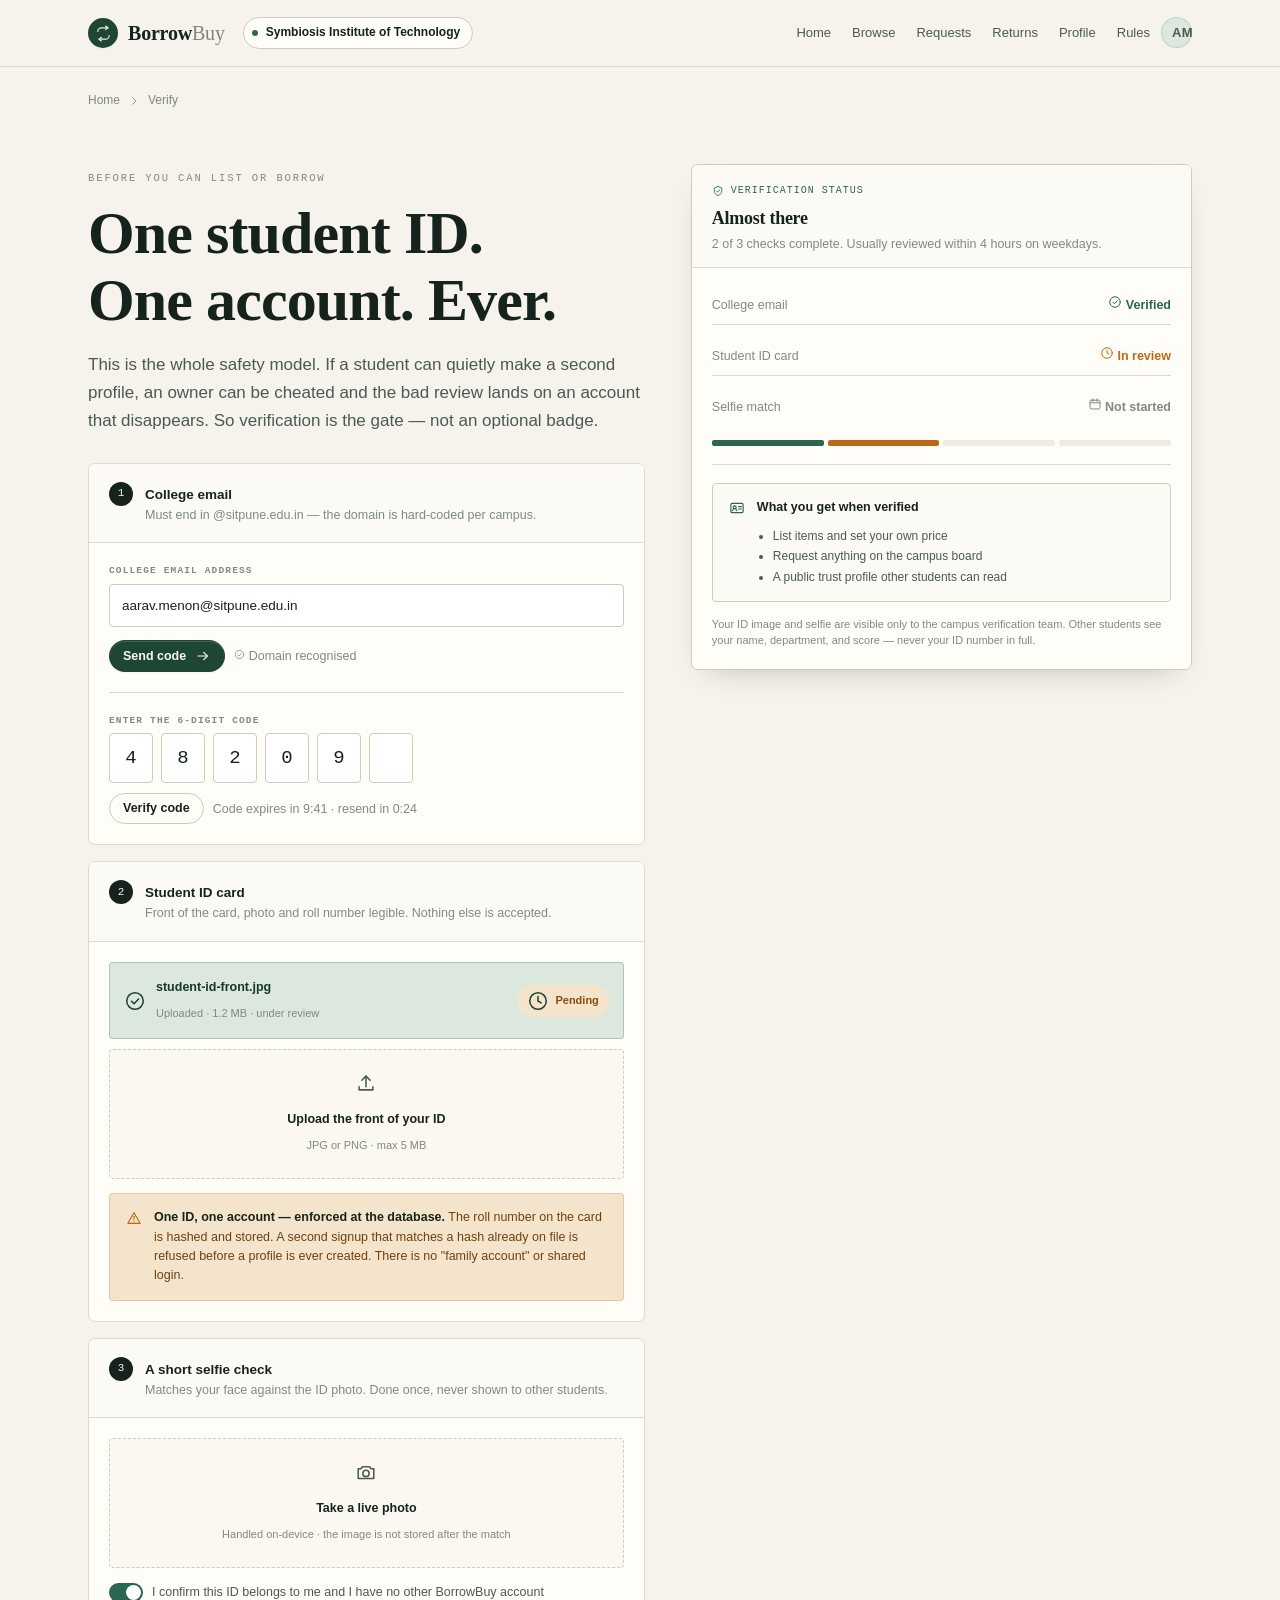
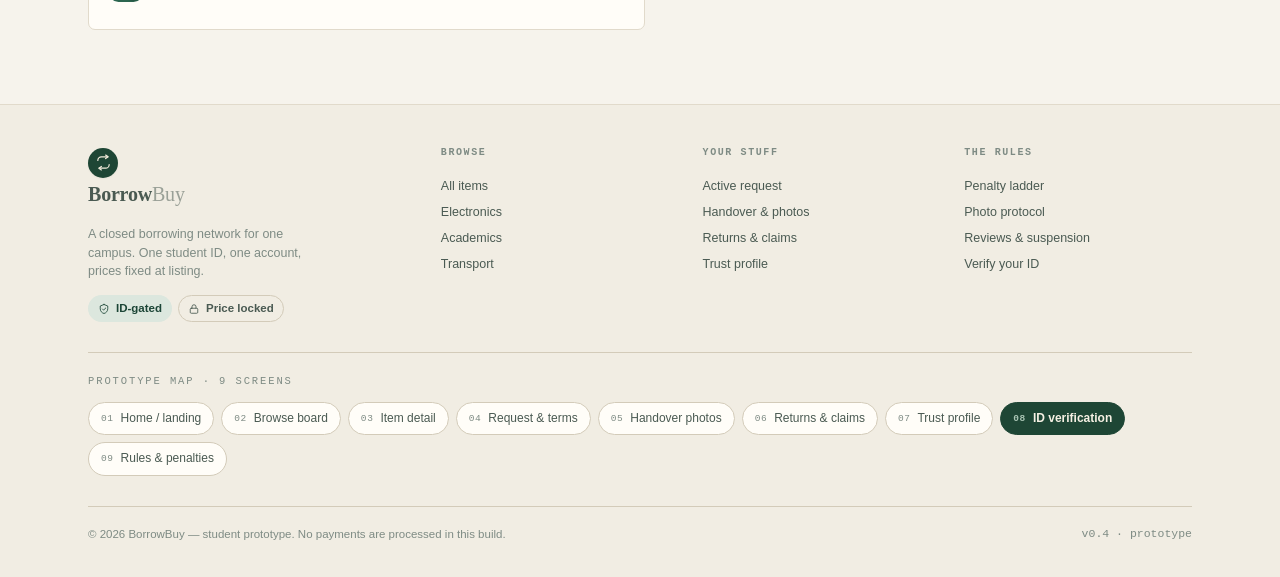
<file: verify.html>
<!DOCTYPE html>
<html lang="en">
<head>
<meta charset="utf-8">
<meta name="viewport" content="width=device-width, initial-scale=1">
<title>Verify your student ID · BorrowBuy</title>
<meta name="description" content="BorrowBuy — a verified, campus-only borrowing network where students lend what they already own at a fixed price.">
<link rel="stylesheet" href="assets/styles.css">
</head>
<body>
<header class="site-header">
  <div class="wrap">
    <a class="brand" href="index.html" aria-label="BorrowBuy home">
      <span class="brand-mark"><svg viewBox="0 0 24 24" width="17" height="17" fill="none" stroke="currentColor" stroke-width="1.7" stroke-linecap="round" stroke-linejoin="round" aria-hidden="true" ><path d="M4 9a5 5 0 0 1 5-5h9"/><path d="M15 1.5 18.5 4 15 6.5"/><path d="M20 15a5 5 0 0 1-5 5H6"/><path d="M9 22.5 5.5 20 9 17.5"/></svg></span>
      <span class="brand-name"><b>Borrow</b><span>Buy</span></span>
    </a>
    <div class="campus-chip" title="Only verified students of this campus can list or borrow">
      <span class="dot"></span>
      <span class="txt"><b>Symbiosis Institute of Technology</b></span>
    </div>
    <nav class="nav" aria-label="Primary">
      <a href="index.html"><span class="label">Home</span></a><a href="browse.html"><span class="label">Browse</span></a><a href="request.html"><span class="label">Requests</span></a><a href="returns.html"><span class="label">Returns</span></a><a href="profile.html"><span class="label">Profile</span></a><a href="rules.html"><span class="label">Rules</span></a>
      <a href="profile.html" class="avatar" title="Aarav Menon — verified Mechanical · 3rd year">AM</a>
    </nav>
    <button class="nav-toggle" aria-label="Menu"><svg viewBox="0 0 24 24" width="18" height="18" fill="none" stroke="currentColor" stroke-width="1.7" stroke-linecap="round" stroke-linejoin="round" aria-hidden="true" ><path d="M4 6.5h16M7 12h10M10 17.5h4"/></svg></button>
  </div>
</header>

<main id="main">
  <div class="wrap">
    <div class="crumbs" style="padding-top:24px">
      <a href="index.html">Home</a><svg viewBox="0 0 24 24" width="12" height="12" fill="none" stroke="currentColor" stroke-width="1.7" stroke-linecap="round" stroke-linejoin="round" aria-hidden="true" ><path d="m9.5 5.5 6.5 6.5-6.5 6.5"/></svg><span>Verify</span>
    </div>

    <div class="verify-shell">
      <div>
        <span class="eyebrow">Before you can list or borrow</span>
        <h1 style="margin-top:12px">One student ID.<br>One account. Ever.</h1>
        <p class="lede" style="margin-top:16px">This is the whole safety model. If a student can quietly make a second profile, an owner can be cheated and the bad review lands on an account that disappears. So verification is the gate — not an optional badge.</p>

        <div class="step-card" style="margin-top:28px">
          <div class="step-card-head">
            <span class="n">1</span>
            <div>
              <b style="font-size:13.5px">College email</b>
              <div class="tiny">Must end in @sitpune.edu.in — the domain is hard-coded per campus.</div>
            </div>
          </div>
          <div class="step-card-body">
            <div class="field">
              <label>College email address</label>
              <input class="input" type="email" value="aarav.menon@sitpune.edu.in">
            </div>
            <div class="inline" style="margin-top:6px">
              <button class="btn btn-primary btn-sm" onclick="return false">Send code <svg viewBox="0 0 24 24" width="14" height="14" fill="none" stroke="currentColor" stroke-width="1.7" stroke-linecap="round" stroke-linejoin="round" aria-hidden="true" ><path d="M4.5 12h14"/><path d="m13 6.5 5.5 5.5-5.5 5.5"/></svg></button>
              <span class="tiny"><svg viewBox="0 0 24 24" width="11" height="11" fill="none" stroke="currentColor" stroke-width="1.7" stroke-linecap="round" stroke-linejoin="round" aria-hidden="true" ><circle cx="12" cy="12" r="9"/><path d="M8.2 12.2 11 15l4.9-5.1"/></svg> Domain recognised</span>
            </div>

            <hr class="rule" style="margin:20px 0">

            <div class="field" style="margin-bottom:8px">
              <label>Enter the 6-digit code</label>
              <div class="otp">
                <input maxlength="1" value="4"><input maxlength="1" value="8"><input maxlength="1" value="2">
                <input maxlength="1" value="0"><input maxlength="1" value="9"><input maxlength="1" value="">
              </div>
            </div>
            <div class="inline" style="margin-top:10px">
              <button class="btn btn-ghost btn-sm" onclick="return false">Verify code</button>
              <span class="tiny">Code expires in 9:41 · resend in 0:24</span>
            </div>
          </div>
        </div>

        <div class="step-card" style="margin-top:16px">
          <div class="step-card-head">
            <span class="n">2</span>
            <div>
              <b style="font-size:13.5px">Student ID card</b>
              <div class="tiny">Front of the card, photo and roll number legible. Nothing else is accepted.</div>
            </div>
          </div>
          <div class="step-card-body">
            <div class="upload done">
              <svg viewBox="0 0 24 24" width="20" height="20" fill="none" stroke="currentColor" stroke-width="1.7" stroke-linecap="round" stroke-linejoin="round" aria-hidden="true" ><circle cx="12" cy="12" r="9"/><path d="M8.2 12.2 11 15l4.9-5.1"/></svg>
              <div style="flex:1">
                <b>student-id-front.jpg</b>
                <span class="tiny">Uploaded · 1.2 MB · under review</span>
              </div>
              <span class="chip ochre"><svg viewBox="0 0 24 24" width="11" height="11" fill="none" stroke="currentColor" stroke-width="1.7" stroke-linecap="round" stroke-linejoin="round" aria-hidden="true" ><circle cx="12" cy="12" r="9"/><path d="M12 7.2V12l3.4 2"/></svg> Pending</span>
            </div>
            <div class="upload" style="margin-top:10px">
              <svg viewBox="0 0 24 24" width="22" height="22" fill="none" stroke="currentColor" stroke-width="1.7" stroke-linecap="round" stroke-linejoin="round" aria-hidden="true" ><path d="M12 16V4.5"/><path d="m7.5 9 4.5-4.5L16.5 9"/><path d="M4.5 16v3.5h15V16"/></svg>
              <b>Upload the front of your ID</b>
              <span>JPG or PNG · max 5 MB</span>
            </div>

            <div class="note warn" style="margin-top:14px">
              <svg viewBox="0 0 24 24" width="16" height="16" fill="none" stroke="currentColor" stroke-width="1.7" stroke-linecap="round" stroke-linejoin="round" aria-hidden="true" ><path d="M12 4 2.8 20h18.4L12 4Z"/><path d="M12 9.5v4.5"/><circle cx="12" cy="17.2" r=".9" fill="currentColor" stroke="none"/></svg>
              <div><b>One ID, one account — enforced at the database.</b> The roll number on the card is hashed and stored. A second signup that matches a hash already on file is refused before a profile is ever created. There is no "family account" or shared login.</div>
            </div>
          </div>
        </div>

        <div class="step-card" style="margin-top:16px">
          <div class="step-card-head">
            <span class="n">3</span>
            <div>
              <b style="font-size:13.5px">A short selfie check</b>
              <div class="tiny">Matches your face against the ID photo. Done once, never shown to other students.</div>
            </div>
          </div>
          <div class="step-card-body">
            <div class="upload">
              <svg viewBox="0 0 24 24" width="22" height="22" fill="none" stroke="currentColor" stroke-width="1.7" stroke-linecap="round" stroke-linejoin="round" aria-hidden="true" ><path d="M3.5 8.5h3l1.6-2.3h7.8L17.5 8.5h3v10.5h-17z"/><circle cx="12" cy="13.5" r="3.4"/></svg>
              <b>Take a live photo</b>
              <span>Handled on-device · the image is not stored after the match</span>
            </div>
            <label class="switch" style="margin-top:14px">
              <input type="checkbox" checked>
              <span class="track"></span>
              I confirm this ID belongs to me and I have no other BorrowBuy account
            </label>
          </div>
        </div>
      </div>

      <aside class="booking" style="top:86px">
        <div class="booking-head">
          <div class="price-lock"><svg viewBox="0 0 24 24" width="12" height="12" fill="none" stroke="currentColor" stroke-width="1.7" stroke-linecap="round" stroke-linejoin="round" aria-hidden="true" ><path d="M12 3 4.5 6v5.5c0 4.6 3.1 8.3 7.5 9.5 4.4-1.2 7.5-4.9 7.5-9.5V6L12 3Z"/><path d="M9 12l2.2 2.2L15.5 10"/></svg> Verification status</div>
          <h3 style="margin-top:8px;font-size:18px">Almost there</h3>
          <p class="tiny" style="margin-top:5px">2 of 3 checks complete. Usually reviewed within 4 hours on weekdays.</p>
        </div>
        <div class="booking-body">
          <div class="stack">
            <div class="kv"><span class="k">College email</span><span class="v" style="color:var(--forest-2)"><svg viewBox="0 0 24 24" width="14" height="14" fill="none" stroke="currentColor" stroke-width="1.7" stroke-linecap="round" stroke-linejoin="round" aria-hidden="true" ><circle cx="12" cy="12" r="9"/><path d="M8.2 12.2 11 15l4.9-5.1"/></svg> Verified</span></div>
            <div class="kv"><span class="k">Student ID card</span><span class="v" style="color:var(--ochre)"><svg viewBox="0 0 24 24" width="14" height="14" fill="none" stroke="currentColor" stroke-width="1.7" stroke-linecap="round" stroke-linejoin="round" aria-hidden="true" ><circle cx="12" cy="12" r="9"/><path d="M12 7.2V12l3.4 2"/></svg> In review</span></div>
            <div class="kv"><span class="k">Selfie match</span><span class="v" style="color:var(--ink-3)"><svg viewBox="0 0 24 24" width="14" height="14" fill="none" stroke="currentColor" stroke-width="1.7" stroke-linecap="round" stroke-linejoin="round" aria-hidden="true" ><rect x="3.5" y="5.5" width="17" height="15" rx="2"/><path d="M3.5 10h17M8.5 3.2v4.4M15.5 3.2v4.4"/></svg> Not started</span></div>
          </div>

          <div class="meter" style="margin-top:14px">
            <i class="on"></i><i class="warn"></i><i></i><i></i>
          </div>

          <hr class="rule" style="margin:18px 0">

          <div class="note" style="background:#FCFAF4">
            <svg viewBox="0 0 24 24" width="16" height="16" fill="none" stroke="currentColor" stroke-width="1.7" stroke-linecap="round" stroke-linejoin="round" aria-hidden="true" ><rect x="2.8" y="5" width="18.4" height="14" rx="2"/><circle cx="8.5" cy="11" r="2.2"/><path d="M5.2 16c.5-1.9 1.8-2.8 3.3-2.8s2.8.9 3.3 2.8M14.5 10h4M14.5 13.5h4"/></svg>
            <div><b>What you get when verified</b>
              <ul style="margin:8px 0 0;padding-left:16px;font-size:12px;line-height:1.7">
                <li>List items and set your own price</li>
                <li>Request anything on the campus board</li>
                <li>A public trust profile other students can read</li>
              </ul>
            </div>
          </div>

          <p class="fine" style="text-align:left;margin-top:14px">Your ID image and selfie are visible only to the campus verification team. Other students see your name, department, and score — never your ID number in full.</p>
        </div>
      </aside>
    </div>
  </div>
</main>
<footer class="site-footer">
  <div class="wrap">
    <div class="footer-grid">
      <div>
        <a class="brand" href="index.html">
          <span class="brand-mark"><svg viewBox="0 0 24 24" width="17" height="17" fill="none" stroke="currentColor" stroke-width="1.7" stroke-linecap="round" stroke-linejoin="round" aria-hidden="true" ><path d="M4 9a5 5 0 0 1 5-5h9"/><path d="M15 1.5 18.5 4 15 6.5"/><path d="M20 15a5 5 0 0 1-5 5H6"/><path d="M9 22.5 5.5 20 9 17.5"/></svg></span>
          <span class="brand-name"><b>Borrow</b><span>Buy</span></span>
        </a>
        <p class="tiny" style="margin-top:12px;max-width:34ch">A closed borrowing network for one campus. One student ID, one account, prices fixed at listing.</p>
        <div class="tag-row" style="margin-top:14px">
          <span class="chip green"><svg viewBox="0 0 24 24" width="12" height="12" fill="none" stroke="currentColor" stroke-width="1.7" stroke-linecap="round" stroke-linejoin="round" aria-hidden="true" ><path d="M12 3 4.5 6v5.5c0 4.6 3.1 8.3 7.5 9.5 4.4-1.2 7.5-4.9 7.5-9.5V6L12 3Z"/><path d="M9 12l2.2 2.2L15.5 10"/></svg> ID-gated</span>
          <span class="chip outline"><svg viewBox="0 0 24 24" width="12" height="12" fill="none" stroke="currentColor" stroke-width="1.7" stroke-linecap="round" stroke-linejoin="round" aria-hidden="true" ><rect x="4.5" y="10.5" width="15" height="10" rx="2"/><path d="M8 10.5V7.5a4 4 0 0 1 8 0v3"/></svg> Price locked</span>
        </div>
      </div>
      <div>
        <h5>Browse</h5>
        <a href="browse.html">All items</a>
        <a href="browse.html#electronics">Electronics</a>
        <a href="browse.html#academics">Academics</a>
        <a href="browse.html#transport">Transport</a>
      </div>
      <div>
        <h5>Your stuff</h5>
        <a href="request.html">Active request</a>
        <a href="handover.html">Handover &amp; photos</a>
        <a href="returns.html">Returns &amp; claims</a>
        <a href="profile.html">Trust profile</a>
      </div>
      <div>
        <h5>The rules</h5>
        <a href="rules.html">Penalty ladder</a>
        <a href="rules.html#photos">Photo protocol</a>
        <a href="rules.html#reviews">Reviews &amp; suspension</a>
        <a href="verify.html">Verify your ID</a>
      </div>
    </div>

    <div class="screen-map">
      <span class="eyebrow">Prototype map · 9 screens</span>
      <div class="screen-map-links">
        <a href="index.html"><span class="n">01</span>Home / landing</a>
        <a href="browse.html"><span class="n">02</span>Browse board</a>
        <a href="item.html"><span class="n">03</span>Item detail</a>
        <a href="request.html"><span class="n">04</span>Request & terms</a>
        <a href="handover.html"><span class="n">05</span>Handover photos</a>
        <a href="returns.html"><span class="n">06</span>Returns & claims</a>
        <a href="profile.html"><span class="n">07</span>Trust profile</a>
        <a href="verify.html" class="is-here" aria-current="page"><span class="n">08</span>ID verification</a>
        <a href="rules.html"><span class="n">09</span>Rules & penalties</a>
      </div>
    </div>
    <div class="footer-bottom">
      <span>© 2026 BorrowBuy — student prototype. No payments are processed in this build.</span>
      <span class="mono">v0.4 · prototype</span>
    </div>
  </div>
</footer>

</body>
</html>
</file>
<file: assets/styles.css>
/* ============================================================
   BorrowBuy — campus borrowing prototype
   Design language: paper + forest ink + ochre, editorial noticeboard
   ============================================================ */

:root{
  --paper:#F6F3EC;
  --paper-2:#FFFDF8;
  --paper-3:#EFEBE1;
  --ink:#16231D;
  --ink-2:#4A5A52;
  --ink-3:#7E8B84;
  --line:#E1DACB;
  --line-2:#D3CBB9;
  --forest:#1E4635;
  --forest-2:#2C6650;
  --forest-soft:#DCE7DE;
  --ochre:#B96A16;
  --ochre-soft:#F5E4CC;
  --clay:#A8442C;
  --clay-soft:#F7DFD7;
  --gold:#D9A53C;
  --sky:#3B6580;
  --sky-soft:#DCE7ED;

  --font-display:"Iowan Old Style","Palatino Linotype",Palatino,"Book Antiqua",Georgia,"Times New Roman",serif;
  --font-sans:-apple-system,BlinkMacSystemFont,"Segoe UI",Inter,Roboto,"Helvetica Neue",Arial,sans-serif;
  --font-mono:ui-monospace,"SF Mono",SFMono-Regular,Menlo,Consolas,"Liberation Mono",monospace;

  --r-sm:4px;
  --r-md:7px;
  --r-lg:14px;
  --shadow-1:0 1px 2px rgba(22,35,29,.05);
  --shadow-2:0 12px 30px -18px rgba(22,35,29,.35);
  --shadow-3:0 26px 60px -34px rgba(22,35,29,.45);
  --max:1160px;
}

*,*::before,*::after{box-sizing:border-box}
html{-webkit-text-size-adjust:100%}
body{
  margin:0;
  background:var(--paper);
  color:var(--ink);
  font-family:var(--font-sans);
  font-size:15px;
  line-height:1.6;
  -webkit-font-smoothing:antialiased;
}
img{max-width:100%;display:block}
a{color:inherit;text-decoration:none}
button{font:inherit;color:inherit;cursor:pointer}
input,select,textarea{font:inherit;color:inherit}
::selection{background:#EFD9B4;color:var(--ink)}

.wrap{max-width:var(--max);margin:0 auto;padding:0 28px}
.narrow{max-width:820px;margin:0 auto;padding:0 28px}

/* ---------- typography ---------- */
h1,h2,h3,h4{margin:0;font-family:var(--font-display);font-weight:600;letter-spacing:-.015em;line-height:1.12}
h1{font-size:clamp(38px,5vw,60px)}
h2{font-size:clamp(26px,3vw,34px)}
h3{font-size:20px;line-height:1.25}
p{margin:0}
.lede{font-size:17px;line-height:1.65;color:var(--ink-2)}
.eyebrow{
  font-family:var(--font-mono);
  font-size:10.5px;
  letter-spacing:.18em;
  text-transform:uppercase;
  color:var(--ink-3);
}
.mono{font-family:var(--font-mono);font-variant-numeric:tabular-nums}
.muted{color:var(--ink-2)}
.tiny{font-size:12.5px;line-height:1.5;color:var(--ink-3)}
.serif{font-family:var(--font-display)}
.rule{height:1px;background:var(--line);border:0;margin:0}

/* ---------- header ---------- */
.site-header{
  position:sticky;top:0;z-index:60;
  background:rgba(246,243,236,.9);
  backdrop-filter:blur(12px);
  -webkit-backdrop-filter:blur(12px);
  border-bottom:1px solid var(--line);
}
.site-header .wrap{display:flex;align-items:center;gap:18px;height:66px}
.brand{display:flex;align-items:center;gap:10px;flex-shrink:0}
.brand-mark{
  width:30px;height:30px;border-radius:50%;
  background:var(--forest);color:#F3EBDC;
  display:grid;place-items:center;
  box-shadow:var(--shadow-1);
}
.brand-mark svg{width:17px;height:17px}
.brand-name{font-family:var(--font-display);font-size:20px;letter-spacing:-.01em}
.brand-name b{font-weight:600}
.brand-name span{font-weight:400;color:inherit;opacity:.52}

.campus-chip{
  display:flex;align-items:center;gap:8px;
  padding:5px 12px 5px 8px;border:1px solid var(--line-2);border-radius:999px;
  background:var(--paper-2);font-size:12px;color:var(--ink-2);
  max-width:330px;min-width:0;flex-shrink:1;
}
.campus-chip .dot{width:6px;height:6px;border-radius:50%;background:var(--forest-2);flex:none}
.campus-chip b{font-weight:600;color:var(--ink)}
.campus-chip .txt{white-space:nowrap;overflow:hidden;text-overflow:ellipsis}

.nav{margin-left:auto;display:flex;align-items:center;gap:1px;min-width:0;overflow-x:auto;scrollbar-width:none}
.nav::-webkit-scrollbar{display:none}
.nav a{
  padding:8px 10px;border-radius:999px;font-size:13px;color:var(--ink-2);
  display:inline-flex;align-items:center;gap:7px;transition:background .16s,color .16s;
}
.nav a:hover{background:var(--paper-3);color:var(--ink)}
.nav a.is-active{color:var(--ink);background:#EBE5D8;font-weight:600}
.nav .count{
  font-family:var(--font-mono);font-size:10.5px;line-height:1;
  background:var(--forest);color:#fff;border-radius:999px;padding:3px 5px;
}
.avatar{
  width:31px;height:31px;border-radius:50%;
  display:grid;place-items:center;
  font-size:11.5px;font-weight:700;letter-spacing:.02em;
  background:var(--forest-soft);color:var(--forest);
  border:1px solid rgba(30,70,53,.14);
  flex:none;
}
.avatar.lg{width:62px;height:62px;font-size:20px}
.avatar.sm{width:26px;height:26px;font-size:10px}
.avatar.clay{background:var(--clay-soft);color:var(--clay);border-color:rgba(168,68,44,.16)}
.avatar.sky{background:var(--sky-soft);color:var(--sky);border-color:rgba(59,101,128,.16)}
.avatar.ochre{background:var(--ochre-soft);color:var(--ochre);border-color:rgba(185,106,22,.18)}
.nav-toggle{display:none;background:none;border:1px solid var(--line-2);border-radius:8px;padding:6px 9px}

/* ---------- buttons ---------- */
.btn{
  display:inline-flex;align-items:center;justify-content:center;gap:9px;
  padding:11px 18px;border-radius:999px;border:1px solid transparent;
  font-size:14px;font-weight:600;line-height:1.2;
  transition:transform .14s ease,background .16s,box-shadow .16s,border-color .16s;
  white-space:nowrap;
}
.btn svg{width:16px;height:16px;flex:none}
.btn-primary{background:var(--forest);color:#FBF7EE;box-shadow:0 1px 0 rgba(255,255,255,.14) inset,var(--shadow-1)}
.btn-primary:hover{background:#17392B;transform:translateY(-1px);box-shadow:var(--shadow-2)}
.btn-ghost{background:var(--paper-2);border-color:var(--line-2);color:var(--ink)}
.btn-ghost:hover{border-color:var(--ink-3);background:#fff;transform:translateY(-1px)}
.btn-ochre{background:var(--ochre);color:#FFF8EC}
.btn-ochre:hover{background:#A55D12;transform:translateY(-1px)}
.btn-danger{background:var(--clay);color:#FFF6F2}
.btn-danger:hover{background:#8E3722}
.btn-quiet{background:transparent;color:var(--ink-2);border-color:transparent}
.btn-quiet:hover{background:var(--paper-3);color:var(--ink)}
.btn-sm{padding:7px 13px;font-size:12.5px}
.btn-block{width:100%}
.btn[disabled],.btn.is-disabled{opacity:.45;pointer-events:none}

/* ---------- chips / pills ---------- */
.chip{
  display:inline-flex;align-items:center;gap:6px;
  padding:4px 9px;border-radius:999px;
  font-size:11.5px;font-weight:600;line-height:1.5;
  background:var(--paper-3);color:var(--ink-2);
  border:1px solid transparent;white-space:nowrap;
}
.chip svg{width:12px;height:12px}
.chip.green{background:var(--forest-soft);color:#1B4536}
.chip.ochre{background:var(--ochre-soft);color:#8A4C0B}
.chip.clay{background:var(--clay-soft);color:#8B3418}
.chip.sky{background:var(--sky-soft);color:#2A5069}
.chip.outline{background:transparent;border-color:var(--line-2);color:var(--ink-2)}
.chip.gold{background:#F6E8C4;color:#7A5610}
.chip.lg{padding:6px 12px;font-size:12.5px}

/* ---------- cards ---------- */
.card{
  background:var(--paper-2);
  border:1px solid var(--line);
  border-radius:var(--r-md);
  box-shadow:var(--shadow-1);
}
.card-pad{padding:22px}
.card-head{display:flex;align-items:center;justify-content:space-between;gap:14px;padding:16px 20px;border-bottom:1px solid var(--line)}
.card-head h3{font-size:16px;font-family:var(--font-sans);font-weight:700;letter-spacing:-.005em}
.card-body{padding:20px}

/* ---------- hero ---------- */
.hero{
  position:relative;overflow:hidden;
  border-bottom:1px solid var(--line);
  background:
    radial-gradient(circle at 84% 6%, rgba(217,165,60,.16), transparent 46%),
    radial-gradient(circle at 12% 92%, rgba(44,102,80,.10), transparent 42%),
    var(--paper);
}
.hero::after{
  content:"";position:absolute;inset:0;pointer-events:none;
  background-image:radial-gradient(rgba(22,35,29,.10) .7px, transparent .7px);
  background-size:16px 16px;
  opacity:.35;
  mask-image:linear-gradient(105deg, rgba(0,0,0,.75), transparent 58%);
  -webkit-mask-image:linear-gradient(105deg, rgba(0,0,0,.75), transparent 58%);
}
.hero .wrap{position:relative;z-index:1;display:grid;grid-template-columns:1.12fr .88fr;gap:58px;align-items:center;padding-top:62px;padding-bottom:58px}
.hero h1{margin-top:18px;max-width:12ch}
.hero h1 em{font-style:italic;color:var(--forest-2)}
.hero .lede{margin-top:18px;max-width:49ch}
.hero-actions{display:flex;align-items:center;gap:12px;margin-top:26px;flex-wrap:wrap}

.searchbar{
  display:flex;align-items:center;gap:10px;margin-top:26px;
  background:var(--paper-2);border:1px solid var(--line-2);border-radius:999px;
  padding:7px 7px 7px 16px;max-width:470px;box-shadow:var(--shadow-1);
}
.searchbar svg{width:17px;height:17px;color:var(--ink-3);flex:none}
.searchbar input{border:0;background:none;outline:none;flex:1;font-size:14px;min-width:0}
.searchbar input::placeholder{color:var(--ink-3)}
.searchbar .btn{padding:8px 16px;font-size:13px}

/* trust card in hero */
.trustcard{
  position:relative;
  isolation:isolate;
  background:var(--paper-2);
  border:1px solid var(--line-2);
  border-radius:var(--r-lg);
  box-shadow:var(--shadow-3);
  padding:22px 22px 18px;
  transform:rotate(-.6deg);
}
.trustcard::before{
  content:"";position:absolute;inset:9px -9px -9px 9px;
  border:1px solid var(--line-2);border-radius:var(--r-lg);z-index:-1;
}
.trustcard-top{display:flex;align-items:flex-start;gap:13px}
.trustcard-top .who{flex:1;min-width:0;padding-right:66px}
.trustcard-top .who b{display:block;font-size:15.5px;letter-spacing:-.01em}
.trustcard-top .who span{font-size:12px;color:var(--ink-3)}
.stamp{
  position:absolute;top:-14px;right:16px;
  width:82px;height:82px;border-radius:50%;
  display:grid;place-items:center;text-align:center;
  border:1.5px dashed rgba(30,70,53,.55);
  color:var(--forest);
  background:rgba(220,231,222,.55);
  font-family:var(--font-mono);font-size:7.6px;letter-spacing:.12em;line-height:1.45;
  text-transform:uppercase;font-weight:700;
  transform:rotate(9deg);
  backdrop-filter:blur(2px);
}
.score-row{display:flex;gap:10px;margin-top:18px}
.score-box{
  flex:1;border:1px solid var(--line);border-radius:var(--r-sm);
  padding:10px 12px;background:#FCFAF4;
}
.score-box .k{font-family:var(--font-mono);font-size:9.5px;letter-spacing:.12em;text-transform:uppercase;color:var(--ink-3)}
.score-box .v{font-family:var(--font-display);font-size:26px;line-height:1.15;margin-top:2px}
.score-box .v small{font-size:11px;color:var(--ink-3);font-family:var(--font-sans);font-weight:500}
.bar{height:5px;border-radius:99px;background:var(--paper-3);overflow:hidden;margin-top:8px}
.bar > i{display:block;height:100%;border-radius:99px;background:var(--forest-2)}
.bar.ochre > i{background:var(--ochre)}
.bar.clay > i{background:var(--clay)}
.trustcard-list{margin-top:16px;border-top:1px solid var(--line);padding-top:12px;display:grid;gap:9px}
.trustcard-list .row{display:flex;align-items:center;gap:8px;font-size:12px;color:var(--ink-2)}
.trustcard-list .row svg{width:13px;height:13px;flex:none;color:var(--forest-2)}
.trustcard-list .row .r{margin-left:auto;font-family:var(--font-mono);font-size:11px;color:var(--ink-3)}

/* ---------- marquee strip ---------- */
.principles{display:grid;grid-template-columns:repeat(3,1fr);border-top:1px solid var(--line);border-bottom:1px solid var(--line);background:#F1EDE3}
.principle{display:flex;gap:12px;align-items:flex-start;padding:20px 26px;border-right:1px solid var(--line)}
.principle:last-child{border-right:0}
.principle .ico{
  width:30px;height:30px;border-radius:50%;flex:none;display:grid;place-items:center;
  background:var(--paper-2);border:1px solid var(--line-2);color:var(--forest);
}
.principle .ico svg{width:15px;height:15px}
.principle b{display:block;font-size:13px;letter-spacing:-.005em}
.principle span{font-size:12px;color:var(--ink-3);line-height:1.45}

/* ---------- section ---------- */
.section{padding:56px 0}
.section-head{display:flex;align-items:flex-end;justify-content:space-between;gap:24px;margin-bottom:26px;flex-wrap:wrap}
.section-head h2{margin-top:8px}
.section-head .side{display:flex;align-items:center;gap:10px;flex-wrap:wrap}

/* ---------- filters ---------- */
.filters{display:flex;gap:7px;flex-wrap:wrap}
.filter{
  padding:7px 14px;border-radius:999px;border:1px solid var(--line-2);
  background:transparent;font-size:12.5px;color:var(--ink-2);
  display:inline-flex;align-items:center;gap:6px;transition:.16s;
}
.filter:hover{background:var(--paper-2);color:var(--ink)}
.filter.is-on{background:var(--forest);border-color:var(--forest);color:#F7F1E5;font-weight:600}
.filter .n{font-family:var(--font-mono);font-size:10.5px;opacity:.7}

/* ---------- item grid ---------- */
.grid-items{display:grid;grid-template-columns:repeat(4,1fr);gap:20px}
.item{
  display:flex;flex-direction:column;
  background:var(--paper-2);border:1px solid var(--line);border-radius:var(--r-md);
  overflow:hidden;box-shadow:var(--shadow-1);
  transition:transform .18s ease,box-shadow .18s ease,border-color .18s;
  position:relative;
}
.item:hover{transform:translateY(-3px);box-shadow:var(--shadow-2);border-color:var(--line-2)}
.item-media{position:relative;aspect-ratio:4/3;overflow:hidden;background:var(--paper-3)}
.item-media img{width:100%;height:100%;object-fit:cover;transition:transform .4s ease}
.item:hover .item-media img{transform:scale(1.035)}
.item-media .tag{position:absolute;top:10px;left:10px}
.item-media .avail{position:absolute;bottom:10px;left:10px}
.item-body{padding:14px 15px 16px;display:flex;flex-direction:column;gap:9px;flex:1}
.item-title{font-size:14.5px;font-weight:650;letter-spacing:-.01em;line-height:1.3}
.item-sub{font-size:11.5px;color:var(--ink-3);margin-top:-4px}
.item-price{display:flex;align-items:baseline;gap:5px;margin-top:auto}
.item-price .amt{font-family:var(--font-display);font-size:23px;letter-spacing:-.02em}
.item-price .unit{font-size:11.5px;color:var(--ink-3)}
.item-price .dep{margin-left:auto;font-size:10.5px;color:var(--ink-3);font-family:var(--font-mono)}
.item-owner{display:flex;align-items:center;gap:7px;border-top:1px solid var(--line);padding-top:10px;font-size:11.5px;color:var(--ink-2)}
.item-owner .score{margin-left:auto;display:inline-flex;align-items:center;gap:4px;font-family:var(--font-mono);font-size:11px;color:var(--forest);font-weight:600}
.item-owner .score svg{width:11px;height:11px}
.item-add{
  display:flex;flex-direction:column;justify-content:center;align-items:center;gap:10px;
  text-align:center;border:1px dashed var(--line-2);border-radius:var(--r-md);
  padding:26px 20px;background:transparent;color:var(--ink-2);
  transition:border-color .16s,background .16s;
}
.item-add:hover{border-color:var(--ink-3);background:rgba(255,253,248,.6)}
.item-add.wide{
  grid-column:1/-1;flex-direction:row;justify-content:flex-start;
  text-align:left;padding:16px 20px;gap:14px;
}
.item-add.wide .txt{flex:1;min-width:0}
.item-add.wide b{display:block;font-size:13.5px;color:var(--ink)}
.item-add.wide span.sub{display:block;font-size:12px;color:var(--ink-3);margin-top:1px}
.item-add.wide .go{margin-left:auto;color:var(--ink-2);display:flex;align-items:center;gap:8px;font-size:12.5px;font-weight:600}
.item-add .plus{width:38px;height:38px;border-radius:50%;border:1px solid var(--line-2);display:grid;place-items:center;background:var(--paper-2)}
.item-add .plus svg{width:17px;height:17px}
.item-add b{font-size:14px;color:var(--ink)}
.item-add span{font-size:12px;max-width:22ch}

/* ---------- steps ---------- */
.steps{display:grid;grid-template-columns:repeat(4,1fr);gap:0;border-top:1px solid var(--line)}
.step{padding:26px 24px 8px 0;position:relative;border-right:1px solid var(--line);padding-right:24px;margin-right:24px}
.step:last-child{border-right:0;margin-right:0;padding-right:0}
.step .n{font-family:var(--font-mono);font-size:10px;letter-spacing:.16em;color:var(--ochre)}
.step h4{margin-top:10px;font-family:var(--font-sans);font-size:14px;font-weight:700;letter-spacing:-.005em}
.step p{margin-top:7px;font-size:12.5px;color:var(--ink-2);line-height:1.55}

/* ---------- footer ---------- */
.site-footer{border-top:1px solid var(--line);background:#F1EDE3;padding:40px 0 34px;margin-top:10px}
.footer-grid{display:grid;grid-template-columns:1.4fr 1fr 1fr 1fr;gap:34px}
.footer-grid h5{margin:0 0 12px;font-family:var(--font-mono);font-size:10px;letter-spacing:.16em;text-transform:uppercase;color:var(--ink-3);font-weight:600}
.footer-grid a{display:block;font-size:12.5px;color:var(--ink-2);padding:3px 0}
.footer-grid a:hover{color:var(--forest)}
.footer-bottom{margin-top:30px;padding-top:18px;border-top:1px solid var(--line-2);display:flex;justify-content:space-between;gap:18px;font-size:11.5px;color:var(--ink-3);flex-wrap:wrap}

/* ---------- page header ---------- */
.page-head{padding:36px 0 26px;border-bottom:1px solid var(--line)}
.crumbs{display:flex;align-items:center;gap:8px;font-size:12px;color:var(--ink-3);margin-bottom:14px}
.crumbs a:hover{color:var(--ink)}
.crumbs svg{width:12px;height:12px}

/* ---------- item detail ---------- */
.detail{display:grid;grid-template-columns:1.55fr .95fr;gap:40px;padding:34px 0 60px;align-items:start}
.gallery-main{border-radius:var(--r-md);overflow:hidden;border:1px solid var(--line);background:var(--paper-3);aspect-ratio:4/3}
.gallery-main img{width:100%;height:100%;object-fit:cover}
.gallery-thumbs{display:grid;grid-template-columns:repeat(4,1fr);gap:10px;margin-top:10px}
.gallery-thumbs .t{border-radius:var(--r-sm);overflow:hidden;border:1px solid var(--line);aspect-ratio:4/3;background:var(--paper-3);position:relative}
.gallery-thumbs .t img{width:100%;height:100%;object-fit:cover;opacity:.92}
.gallery-thumbs .t.is-on{border-color:var(--forest);box-shadow:0 0 0 2px rgba(30,70,53,.14)}
.gallery-thumbs .t .ph{position:absolute;inset:0;display:grid;place-items:center;font-size:10px;color:var(--ink-3);background:var(--paper-3);text-align:center;padding:6px;font-family:var(--font-mono);letter-spacing:.06em}

.title-block{margin-top:24px}
.title-block h1{font-size:clamp(30px,3.4vw,42px)}
.title-meta{display:flex;align-items:center;gap:10px;flex-wrap:wrap;margin-top:14px}
.owner-strip{display:flex;align-items:center;gap:12px;margin-top:20px;padding:14px 16px;border:1px solid var(--line);border-radius:var(--r-md);background:#FCFAF4}
.owner-strip .who{flex:1;min-width:0}
.owner-strip .who b{display:block;font-size:14px}
.owner-strip .who span{font-size:12px;color:var(--ink-3)}
.owner-strip .scores{display:flex;gap:18px;text-align:right}
.owner-strip .scores div span{display:block;font-family:var(--font-mono);font-size:9px;letter-spacing:.1em;text-transform:uppercase;color:var(--ink-3)}
.owner-strip .scores div b{font-family:var(--font-display);font-size:19px;font-weight:600}
.owner-strip .scores div b.good{color:var(--forest-2)}
.owner-strip .scores div b.warn{color:var(--ochre)}

.block{margin-top:34px}
.block > h3{display:flex;align-items:center;gap:9px;margin-bottom:14px}
.block > h3 svg{width:17px;height:17px;color:var(--forest-2)}
.prose p + p{margin-top:12px}
.spec-grid{display:grid;grid-template-columns:repeat(2,1fr);gap:0;border-top:1px solid var(--line);margin-top:12px}
.spec{display:flex;justify-content:space-between;gap:14px;padding:11px 0;border-bottom:1px solid var(--line);font-size:13px}
.spec .k{color:var(--ink-3)}
.spec .v{font-weight:600;text-align:right}
.spec:nth-child(odd){padding-right:24px}
.spec:nth-child(even){padding-left:24px;border-left:1px solid var(--line)}

/* booking card */
.booking{position:sticky;top:86px;background:var(--paper-2);border:1px solid var(--line-2);border-radius:var(--r-md);box-shadow:var(--shadow-2);overflow:hidden}
.booking-head{padding:18px 20px 14px;border-bottom:1px solid var(--line);background:#FCFAF4}
.price-lock{display:flex;align-items:center;gap:7px;font-family:var(--font-mono);font-size:10px;letter-spacing:.1em;text-transform:uppercase;color:var(--forest-2)}
.price-lock svg{width:12px;height:12px}
.big-price{display:flex;align-items:baseline;gap:7px;margin-top:8px}
.big-price .amt{font-family:var(--font-display);font-size:40px;line-height:1;letter-spacing:-.03em}
.big-price .unit{font-size:13px;color:var(--ink-3)}
.booking-body{padding:18px 20px 20px}
.field{margin-bottom:13px}
.field label{display:block;font-family:var(--font-mono);font-size:9.5px;letter-spacing:.12em;text-transform:uppercase;color:var(--ink-3);margin-bottom:5px;font-weight:600}
.input{
  width:100%;padding:10px 12px;border:1px solid var(--line-2);border-radius:var(--r-sm);
  background:#fff;font-size:13.5px;outline:none;transition:.15s;
}
.input:focus{border-color:var(--forest-2);box-shadow:0 0 0 3px rgba(44,102,80,.13)}
.input-row{display:grid;grid-template-columns:1fr 1fr;gap:10px}
.calc{margin-top:4px;border-top:1px dashed var(--line-2);padding-top:13px;display:grid;gap:7px}
.calc .r{display:flex;justify-content:space-between;font-size:13px;color:var(--ink-2)}
.calc .r .mono{color:var(--ink);font-weight:500}
.calc .r.total{border-top:1px solid var(--line);margin-top:5px;padding-top:10px;font-size:14px;color:var(--ink);font-weight:600}
.calc .r.total .mono{font-family:var(--font-display);font-size:20px;letter-spacing:-.01em}
.lock-note{
  display:flex;gap:9px;margin-top:13px;padding:10px 12px;border-radius:var(--r-sm);
  background:var(--forest-soft);border:1px solid rgba(30,70,53,.14);
  font-size:11.5px;color:#1D4636;line-height:1.5;
}
.lock-note svg{width:14px;height:14px;flex:none;margin-top:1px}
.fine{margin-top:12px;text-align:center;font-size:11px;color:var(--ink-3);line-height:1.5}

/* warning / info boxes */
.note{
  display:flex;gap:12px;padding:14px 16px;border-radius:var(--r-sm);
  border:1px solid var(--line-2);background:#FCFAF4;font-size:12.5px;line-height:1.55;color:var(--ink-2);
}
.note svg{width:16px;height:16px;flex:none;margin-top:2px;color:var(--forest-2)}
.note b{color:var(--ink)}
.note.warn{background:var(--ochre-soft);border-color:rgba(185,106,22,.24);color:#6F400F}
.note.warn svg{color:var(--ochre)}
.note.danger{background:var(--clay-soft);border-color:rgba(168,68,44,.22);color:#7A2E18}
.note.danger svg{color:var(--clay)}

/* review */
.review{padding:16px 0;border-bottom:1px solid var(--line)}
.review:last-child{border-bottom:0}
.review-top{display:flex;align-items:center;gap:10px}
.review-top .who{font-size:13px;font-weight:600}
.review-top .when{margin-left:auto;font-size:11px;color:var(--ink-3);font-family:var(--font-mono)}
.review p{margin-top:9px;font-size:13px;color:var(--ink-2);line-height:1.6}
.review-tags{display:flex;gap:6px;margin-top:10px;flex-wrap:wrap}
.stars{display:inline-flex;gap:2px;color:var(--gold)}
.stars svg{width:12px;height:12px}
.stars .off{color:var(--line-2)}

/* photo pair (before / after) */
.photo-pair{display:grid;grid-template-columns:1fr 1fr;gap:12px}
.photo-slot{position:relative;border-radius:var(--r-sm);overflow:hidden;border:1px solid var(--line);background:var(--paper-3)}
.photo-slot .ph{aspect-ratio:4/3}
.photo-slot .ph img{width:100%;height:100%;object-fit:cover}
.photo-slot .ts{
  position:absolute;left:8px;bottom:8px;display:inline-flex;align-items:center;gap:5px;
  background:rgba(16,24,20,.72);color:#F6F1E6;border-radius:3px;
  padding:3px 7px;font-family:var(--font-mono);font-size:9.5px;letter-spacing:.04em;
  backdrop-filter:blur(4px);
}
.photo-slot .ts svg{width:10px;height:10px}
.photo-slot .corner{position:absolute;top:8px;left:8px}
.photo-slot .live{
  position:absolute;top:8px;right:8px;display:inline-flex;align-items:center;gap:4px;
  background:var(--clay);color:#fff;border-radius:3px;padding:2px 6px;
  font-family:var(--font-mono);font-size:8.5px;letter-spacing:.1em;text-transform:uppercase;
}
.photo-slot .live i{width:5px;height:5px;border-radius:50%;background:#fff;animation:pulse 1.8s infinite}
@keyframes pulse{0%,100%{opacity:1}50%{opacity:.25}}
.photo-empty{
  aspect-ratio:4/3;border:1px dashed var(--line-2);border-radius:var(--r-sm);
  display:grid;place-items:center;text-align:center;gap:6px;background:#FBF8F1;color:var(--ink-3);
  padding:14px;
}
.photo-empty svg{width:20px;height:20px}
.photo-empty span{font-size:11.5px;line-height:1.4}

/* ---------- stepper ---------- */
.stepper{display:flex;align-items:center;gap:0;margin:0 0 30px;flex-wrap:wrap}
.stepper .s{display:flex;align-items:center;gap:9px;padding-right:18px;margin-right:18px;border-right:1px solid var(--line-2);font-size:12.5px;color:var(--ink-3)}
.stepper .s:last-child{border-right:0}
.stepper .s .b{width:23px;height:23px;border-radius:50%;border:1px solid var(--line-2);display:grid;place-items:center;font-family:var(--font-mono);font-size:10px;background:var(--paper-2);flex:none}
.stepper .s.done{color:var(--forest)}
.stepper .s.done .b{background:var(--forest);border-color:var(--forest);color:#fff}
.stepper .s.now{color:var(--ink);font-weight:600}
.stepper .s.now .b{border-color:var(--ochre);color:var(--ochre);background:var(--ochre-soft)}

/* ---------- score ring ---------- */
.ring{
  --pct:0;--size:92px;--thick:8px;
  width:var(--size);height:var(--size);border-radius:50%;
  background:conic-gradient(var(--forest-2) calc(var(--pct) * 1%), var(--paper-3) 0);
  display:grid;place-items:center;position:relative;flex:none;
}
.ring::after{content:"";position:absolute;inset:var(--thick);border-radius:50%;background:var(--paper-2)}
.ring .in{position:relative;z-index:1;text-align:center;line-height:1.1}
.ring .in b{font-family:var(--font-display);font-size:23px;letter-spacing:-.02em}
.ring .in span{display:block;font-family:var(--font-mono);font-size:7.5px;letter-spacing:.1em;text-transform:uppercase;color:var(--ink-3);margin-top:2px}
.ring.ochre{background:conic-gradient(var(--ochre) calc(var(--pct) * 1%), var(--paper-3) 0)}
.ring.clay{background:conic-gradient(var(--clay) calc(var(--pct) * 1%), var(--paper-3) 0)}

/* ---------- profile ---------- */
.profile-head{display:grid;grid-template-columns:1fr auto;gap:26px;align-items:start;padding:34px 0 28px}
.profile-id{display:flex;gap:16px;align-items:flex-start}
.profile-id h1{font-size:clamp(28px,3.2vw,38px)}
.profile-meta{display:flex;gap:8px;flex-wrap:wrap;margin-top:10px}
.profile-stats{display:grid;grid-template-columns:repeat(4,1fr);gap:0;border-top:1px solid var(--line);border-bottom:1px solid var(--line);margin-top:6px}
.pstat{padding:18px 20px;border-right:1px solid var(--line)}
.pstat:last-child{border-right:0}
.pstat .k{font-family:var(--font-mono);font-size:9.5px;letter-spacing:.11em;text-transform:uppercase;color:var(--ink-3)}
.pstat .v{font-family:var(--font-display);font-size:27px;line-height:1.2;margin-top:3px;letter-spacing:-.02em}
.pstat .v small{font-size:12px;font-family:var(--font-sans);color:var(--ink-3);font-weight:500}
.pstat .d{font-size:11px;color:var(--ink-3);margin-top:2px}
.two-col{display:grid;grid-template-columns:1.5fr 1fr;gap:34px;padding:32px 0 60px;align-items:start}

/* chart */
.chart{display:flex;align-items:flex-end;gap:10px;height:130px;padding:14px 0 0;border-bottom:1px solid var(--line)}
.chart .col{flex:1;display:flex;flex-direction:column;justify-content:flex-end;align-items:center;gap:6px;height:100%}
.chart .col .b{width:100%;max-width:34px;border-radius:3px 3px 0 0;background:var(--forest-soft);border:1px solid rgba(30,70,53,.16);border-bottom:0;position:relative;min-height:4px}
.chart .col .b.hi{background:var(--ochre-soft);border-color:rgba(185,106,22,.3)}
.chart .col .b.bad{background:var(--clay-soft);border-color:rgba(168,68,44,.3)}
.chart .col .b em{position:absolute;top:-16px;left:0;right:0;text-align:center;font-family:var(--font-mono);font-size:9px;font-style:normal;color:var(--ink-2)}
.chart .col .l{font-family:var(--font-mono);font-size:9px;color:var(--ink-3);letter-spacing:.04em}

/* ladder */
.ladder{position:relative;margin-top:6px}
.ladder::before{content:"";position:absolute;left:7px;top:8px;bottom:10px;width:1px;background:var(--line-2)}
.ladder .step-row{position:relative;padding:0 0 20px 30px}
.ladder .step-row:last-child{padding-bottom:0}
.ladder .dot{position:absolute;left:0;top:4px;width:15px;height:15px;border-radius:50%;border:2px solid var(--line-2);background:var(--paper-2)}
.ladder .step-row.ok .dot{border-color:var(--forest-2);background:var(--forest-soft)}
.ladder .step-row.warn .dot{border-color:var(--ochre);background:var(--ochre-soft)}
.ladder .step-row.bad .dot{border-color:var(--clay);background:var(--clay-soft)}
.ladder .hdr{display:flex;align-items:center;gap:10px;flex-wrap:wrap}
.ladder .hdr b{font-size:13.5px}
.ladder p{font-size:12.5px;color:var(--ink-2);margin-top:4px;line-height:1.55;max-width:56ch}
.ladder .amt{font-family:var(--font-mono);font-size:11px;padding:2px 7px;border-radius:3px;background:var(--paper-3);color:var(--ink-2)}

/* ---------- rows / lists ---------- */
.row-card{display:flex;align-items:center;gap:14px;padding:14px 16px;border:1px solid var(--line);border-radius:var(--r-md);background:var(--paper-2)}
.row-card + .row-card{margin-top:10px}
.row-card .thumb{width:56px;height:56px;border-radius:var(--r-sm);object-fit:cover;border:1px solid var(--line);flex:none}
.row-card .who{flex:1;min-width:0}
.row-card .who b{display:block;font-size:13.5px;letter-spacing:-.005em}
.row-card .who span{font-size:11.5px;color:var(--ink-3)}
.row-card .right{text-align:right;flex:none}
.row-card .right .amt{font-family:var(--font-display);font-size:18px}

/* countdown */
.countdown{display:flex;gap:8px}
.countdown .u{text-align:center;background:var(--paper-3);border:1px solid var(--line-2);border-radius:var(--r-sm);padding:6px 9px;min-width:52px}
.countdown .u b{display:block;font-family:var(--font-mono);font-size:18px;line-height:1.2;font-variant-numeric:tabular-nums}
.countdown .u span{font-family:var(--font-mono);font-size:8px;letter-spacing:.1em;text-transform:uppercase;color:var(--ink-3)}
.countdown.urgent .u{background:var(--ochre-soft);border-color:rgba(185,106,22,.3)}
.countdown.urgent .u b{color:#8A4C0B}

/* tabs */
.tabs{display:flex;gap:2px;border-bottom:1px solid var(--line);margin-bottom:22px;flex-wrap:wrap}
.tab{padding:10px 15px;font-size:13px;color:var(--ink-3);border-bottom:2px solid transparent;margin-bottom:-1px;background:none;border-top:0;border-left:0;border-right:0}
.tab:hover{color:var(--ink)}
.tab.is-on{color:var(--ink);border-bottom-color:var(--forest);font-weight:600}
.tab .n{font-family:var(--font-mono);font-size:10px;margin-left:5px;color:var(--ink-3)}

/* progress meter */
.meter{display:flex;gap:4px;margin-top:10px}
.meter i{flex:1;height:6px;border-radius:2px;background:var(--paper-3)}
.meter i.on{background:var(--forest-2)}
.meter i.warn{background:var(--ochre)}
.meter i.bad{background:var(--clay)}

/* toggle */
.switch{display:inline-flex;align-items:center;gap:9px;font-size:12.5px;color:var(--ink-2);cursor:pointer}
.switch input{position:absolute;opacity:0;pointer-events:none}
.switch .track{width:34px;height:19px;border-radius:99px;background:var(--line-2);position:relative;transition:.2s;flex:none}
.switch .track::after{content:"";position:absolute;top:2px;left:2px;width:15px;height:15px;border-radius:50%;background:#fff;transition:.2s;box-shadow:0 1px 2px rgba(0,0,0,.2)}
.switch input:checked + .track{background:var(--forest-2)}
.switch input:checked + .track::after{transform:translateX(15px)}

/* verify page */
.verify-shell{display:grid;grid-template-columns:1fr .9fr;gap:46px;padding:40px 0 64px;align-items:start}
.step-card{border:1px solid var(--line);border-radius:var(--r-md);background:var(--paper-2);overflow:hidden}
.step-card-head{display:flex;gap:12px;align-items:flex-start;padding:18px 20px;border-bottom:1px solid var(--line);background:#FCFAF4}
.step-card-head .n{width:24px;height:24px;border-radius:50%;background:var(--ink);color:#F7F1E5;display:grid;place-items:center;font-family:var(--font-mono);font-size:11px;flex:none}
.step-card-body{padding:20px}
.upload{
  border:1px dashed var(--line-2);border-radius:var(--r-sm);background:#FBF8F1;
  padding:22px;text-align:center;color:var(--ink-3);
}
.upload svg{width:22px;height:22px;margin:0 auto 8px;color:var(--ink-2)}
.upload b{display:block;font-size:12.5px;color:var(--ink);margin-bottom:3px}
.upload span{font-size:11px}
.upload.done{background:var(--forest-soft);border:1px solid rgba(30,70,53,.22);color:#1D4636;display:flex;align-items:center;gap:10px;text-align:left;padding:14px}
.upload.done svg{color:var(--forest);margin:0}
.upload.done b{color:#153A2B}

/* otp */
.otp{display:flex;gap:8px}
.otp input{width:44px;height:50px;text-align:center;font-family:var(--font-mono);font-size:19px;border:1px solid var(--line-2);border-radius:var(--r-sm);background:#fff;outline:none}
.otp input:focus{border-color:var(--forest-2);box-shadow:0 0 0 3px rgba(44,102,80,.13)}

/* dispute */
.claim-reasons{display:grid;gap:9px}
.reason{display:flex;align-items:flex-start;gap:11px;padding:13px 15px;border:1px solid var(--line-2);border-radius:var(--r-sm);background:#FCFAF4;cursor:pointer;transition:.15s}
.reason:hover{border-color:var(--ink-3);background:#fff}
.reason input{margin:3px 0 0;accent-color:var(--forest)}
.reason.is-on{border-color:var(--forest);background:var(--forest-soft);box-shadow:0 0 0 2px rgba(30,70,53,.08)}
.reason b{display:block;font-size:13px}
.reason span{font-size:11.5px;color:var(--ink-2);line-height:1.45}
.reason .amt{margin-left:auto;font-family:var(--font-mono);font-size:11px;color:var(--ink-3);flex:none}

/* table */
.table{width:100%;border-collapse:collapse;font-size:12.5px}
.table th{text-align:left;font-family:var(--font-mono);font-size:9.5px;letter-spacing:.11em;text-transform:uppercase;color:var(--ink-3);padding:9px 12px;border-bottom:1px solid var(--line-2);font-weight:600}
.table td{padding:11px 12px;border-bottom:1px solid var(--line);vertical-align:middle}
.table tr:last-child td{border-bottom:0}
.table td.r{text-align:right}
.table .b{font-weight:600}

/* misc */
.split-head{display:grid;grid-template-columns:1fr auto;gap:24px;align-items:center}
.split-hero{display:grid;grid-template-columns:1fr 1fr;gap:56px;align-items:center}
.cta-band{display:grid;grid-template-columns:1.3fr .7fr;gap:34px;align-items:center;padding:36px 40px}
.ico-badge{
  width:30px;height:30px;border-radius:50%;flex:none;display:grid;place-items:center;
  background:var(--forest-soft);border:1px solid rgba(30,70,53,.16);color:var(--forest);
}
.ico-badge svg{width:15px;height:15px}
.split-2{display:grid;grid-template-columns:1fr 1fr;gap:16px}
.stack{display:grid;gap:12px}
.inline{display:flex;align-items:center;gap:9px;flex-wrap:wrap}
.spacer{flex:1}
.tag-row{display:flex;gap:6px;flex-wrap:wrap}
.kv{display:flex;justify-content:space-between;gap:12px;padding:9px 0;border-bottom:1px solid var(--line);font-size:12.5px}
.kv:last-child{border-bottom:0}
.kv .k{color:var(--ink-3)}
.kv .v{font-weight:600;text-align:right}

/* ---------- responsive ---------- */
@media (max-width:1080px){
  .grid-items{grid-template-columns:repeat(2,1fr)}
  .hero .wrap{grid-template-columns:1fr;gap:38px}
  .hero h1{max-width:none}
  .trustcard{transform:none;max-width:460px}
  .detail{grid-template-columns:1fr}
  .booking{position:static}
  .two-col{grid-template-columns:1fr}
  .verify-shell{grid-template-columns:1fr}
  .footer-grid{grid-template-columns:1fr 1fr}
  .principles{grid-template-columns:1fr}
  .principle{border-right:0;border-bottom:1px solid var(--line)}
  .nav a span.label{display:none}
}
@media (max-width:760px){
  .wrap,.narrow{padding:0 18px}
  .site-header .wrap{height:58px;gap:12px}
  .campus-chip,.nav a:not(.is-active){display:none}
  .nav-toggle{display:block;margin-left:auto}
  .grid-items{grid-template-columns:1fr}
  .steps{grid-template-columns:1fr}
  .step{border-right:0;border-bottom:1px solid var(--line);margin-right:0;padding:18px 0}
  .profile-head{grid-template-columns:1fr}
  .profile-stats{grid-template-columns:1fr 1fr}
  .pstat:nth-child(2){border-right:0}
  .pstat:nth-child(1),.pstat:nth-child(2){border-bottom:1px solid var(--line)}
  .split-2,.photo-pair,.spec-grid,.input-row{grid-template-columns:1fr}
  .spec:nth-child(odd){padding-right:0}
  .spec:nth-child(even){padding-left:0;border-left:0}
  .section{padding:40px 0}
  .footer-grid{grid-template-columns:1fr}
  .stepper .s{padding-right:10px;margin-right:10px;font-size:11px}
  .ring{--size:78px}
  .split-head,.split-hero,.cta-band{grid-template-columns:1fr !important;gap:22px}
  .cta-band{padding:24px 20px !important}
  .stepper{gap:6px 0}
  .otp input{width:38px;height:44px}
  .countdown{flex-wrap:wrap}
  .row-card{flex-wrap:wrap}
  .chart{height:110px}
  .ladder .step-row{padding-left:26px}
}

@media (max-width:900px){
  .rules-grid{grid-template-columns:1fr !important}
}

/* ---------- prototype map (footer) ---------- */
.screen-map{margin-top:30px;padding-top:20px;border-top:1px solid var(--line-2)}
.screen-map .eyebrow{display:block;margin-bottom:12px}
.screen-map-links{display:flex;flex-wrap:wrap;gap:7px}
.screen-map-links a{
  display:inline-flex;align-items:center;gap:7px;
  padding:6px 12px;border-radius:999px;border:1px solid var(--line-2);
  background:var(--paper-2);font-size:12px;color:var(--ink-2);
  transition:.16s;
}
.screen-map-links a:hover{border-color:var(--ink-3);color:var(--ink);background:#fff}
.screen-map-links a .n{font-family:var(--font-mono);font-size:9.5px;color:var(--ink-3);letter-spacing:.06em}
.screen-map-links a.is-here{background:var(--forest);border-color:var(--forest);color:#F6F1E4;font-weight:600}
.screen-map-links a.is-here .n{color:#A9C4B4}
</file>
